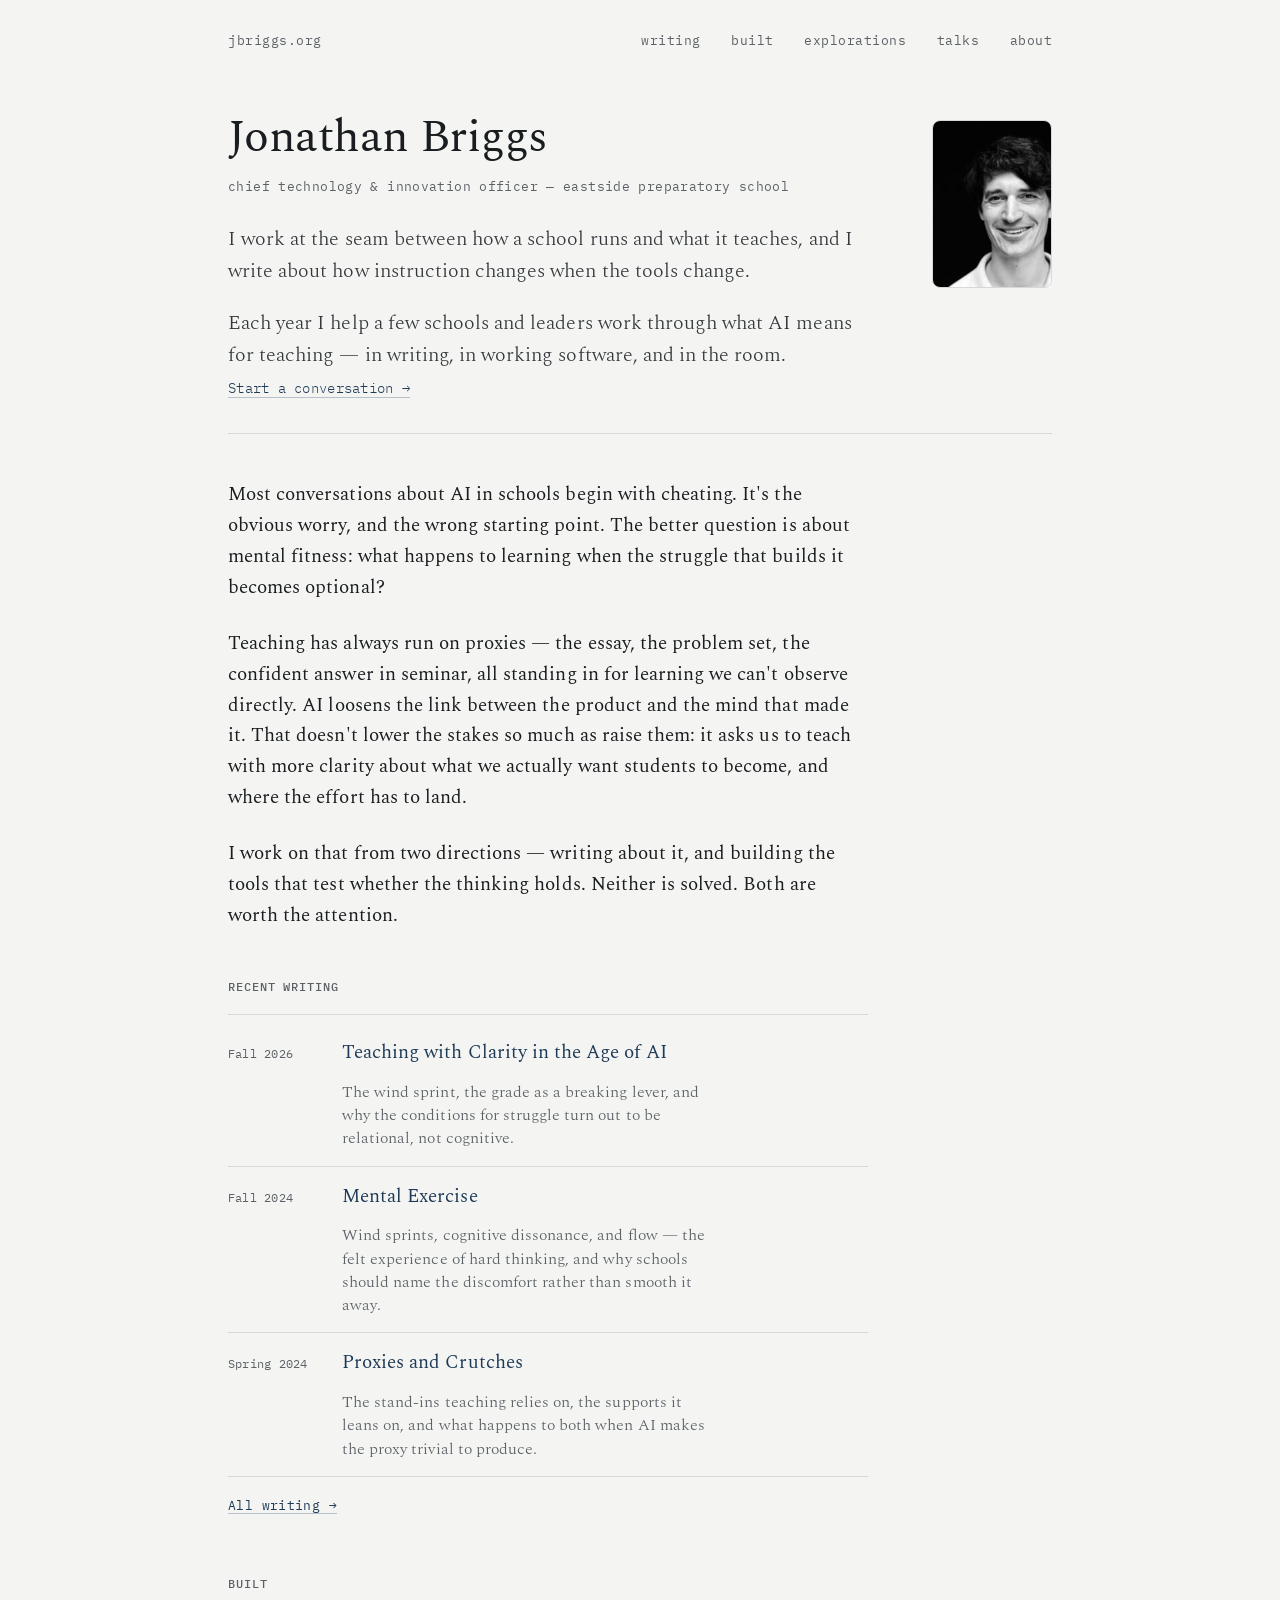
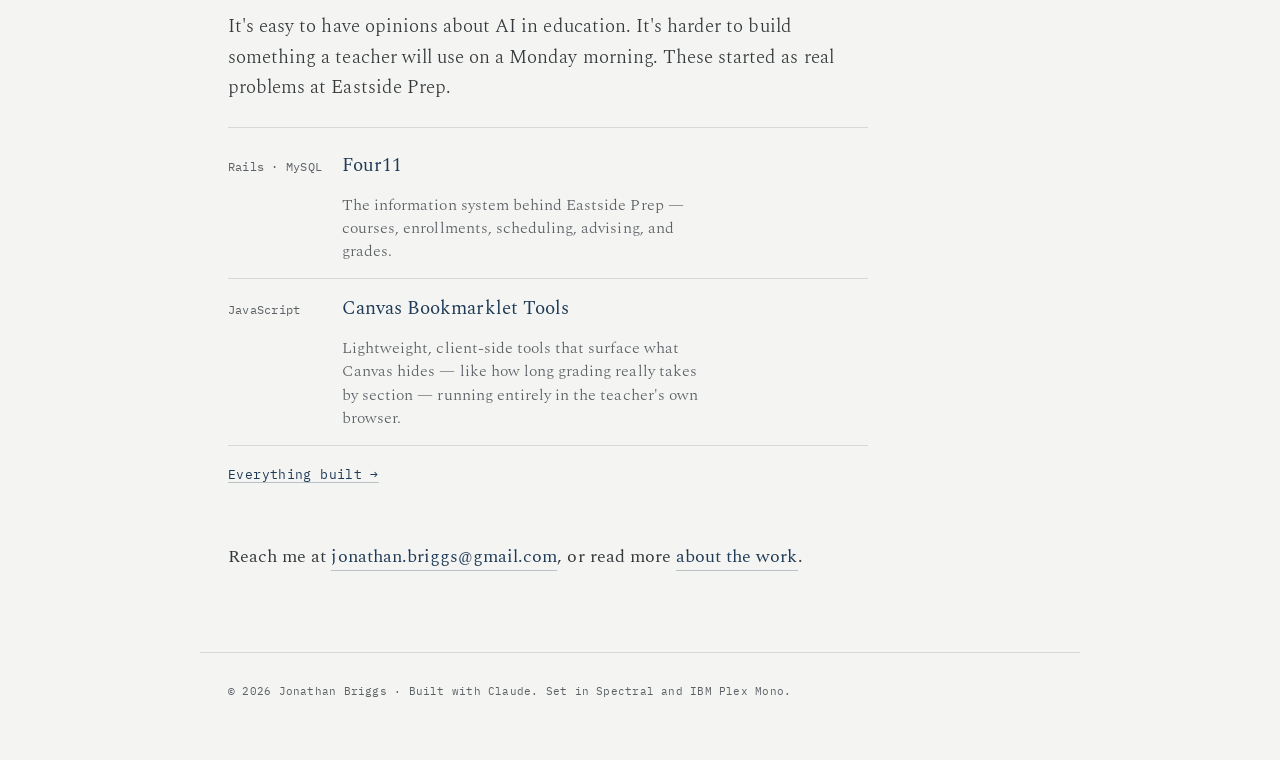
<file: docs/index.html>
<!DOCTYPE html>
<html lang="en">
<head>
<meta charset="utf-8">
<meta name="viewport" content="width=device-width, initial-scale=1">
<title>Jonathan Briggs</title>
<meta name="description" content="Jonathan Briggs works at the seam between how a school runs and what it teaches, and writes about how instruction changes when the tools change.">
<link rel="icon" href="favicon.svg" type="image/svg+xml">
<link rel="preconnect" href="https://fonts.googleapis.com">
<link rel="preconnect" href="https://fonts.gstatic.com" crossorigin>
<link href="https://fonts.googleapis.com/css2?family=Spectral:ital,wght@0,300;0,400;0,500;0,600;1,400&family=IBM+Plex+Mono:wght@400;500&display=swap" rel="stylesheet">
<link rel="stylesheet" href="styles.css">
</head>
<body>
<a class="skip" href="#main">Skip to content</a>

<div class="wrap">
  <div class="top">
    <a class="site" href="index.html">jbriggs.org</a>
    <nav aria-label="Primary">
      <a href="writing.html">Writing</a>
      <a href="built.html">Built</a>
      <a href="explorations.html">Explorations</a>
      <a href="talks.html">Talks</a>
      <a href="about.html">About</a>
    </nav>
  </div>

  <header class="masthead with-photo">
    <div class="masthead-text">
      <h1>Jonathan Briggs</h1>
      <p class="roles">chief technology &amp; innovation officer — eastside preparatory school</p>
      <p class="standfirst">I work at the seam between how a school runs and what it teaches, and I write about how instruction changes when the tools change.</p>
      <p class="standfirst">Each year I help a few schools and leaders work through what AI means for teaching — in writing, in working software, and in the room. <a class="go" href="mailto:jonathan.briggs@gmail.com">Start a conversation →</a></p>
    </div>
    <img class="portrait" src="img/jonathan-briggs.jpg" alt="Jonathan Briggs" width="168" height="168">
  </header>

  <main id="main">
    <article class="article">

      <p class="reveal">Most conversations about AI in schools begin with cheating. It's the obvious worry, and the wrong starting point. The better question is about mental fitness: what happens to learning when the struggle that builds it becomes optional?</p>

      <p class="reveal">Teaching has always run on proxies — the essay, the problem set, the confident answer in seminar, all standing in for learning we can't observe directly. AI loosens the link between the product and the mind that made it. That doesn't lower the stakes so much as raise them: it asks us to teach with more clarity about what we actually want students to become, and where the effort has to land.</p>

      <p class="reveal">I work on that from two directions — writing about it, and building the tools that test whether the thinking holds. Neither is solved. Both are worth the attention.</p>

    </article>

    <section class="block reveal">
      <h2 class="eyebrow">Recent writing</h2>
      <div class="entries">
        <div class="entry">
          <span class="when">Fall 2026</span>
          <div class="t"><a href="teaching-with-clarity.html">Teaching with Clarity in the Age of AI</a></div>
          <p class="desc">The wind sprint, the grade as a breaking lever, and why the conditions for struggle turn out to be relational, not cognitive.</p>
        </div>
        <div class="entry">
          <span class="when">Fall 2024</span>
          <div class="t"><a href="mental-exercise.html">Mental Exercise</a></div>
          <p class="desc">Wind sprints, cognitive dissonance, and flow — the felt experience of hard thinking, and why schools should name the discomfort rather than smooth it away.</p>
        </div>
        <div class="entry">
          <span class="when">Spring 2024</span>
          <div class="t"><a href="proxies-and-crutches.html">Proxies and Crutches</a></div>
          <p class="desc">The stand-ins teaching relies on, the supports it leans on, and what happens to both when AI makes the proxy trivial to produce.</p>
        </div>
      </div>
      <p class="more" style="margin-top:18px;"><a href="writing.html">All writing →</a></p>
    </section>

    <section class="block reveal">
      <h2 class="eyebrow">Built</h2>
      <p style="color:#34383b;font-weight:300;">It's easy to have opinions about AI in education. It's harder to build something a teacher will use on a Monday morning. These started as real problems at Eastside Prep.</p>
      <div class="entries">
        <div class="entry">
          <span class="when">Rails · MySQL</span>
          <div class="t"><a href="built.html">Four11</a></div>
          <p class="desc">The information system behind Eastside Prep — courses, enrollments, scheduling, advising, and grades.</p>
        </div>
        <div class="entry">
          <span class="when">JavaScript</span>
          <div class="t"><a href="built.html#canvas-tools">Canvas Bookmarklet Tools</a></div>
          <p class="desc">Lightweight, client-side tools that surface what Canvas hides — like how long grading really takes by section — running entirely in the teacher's own browser.</p>
        </div>
      </div>
      <p class="more" style="margin-top:18px;"><a href="built.html">Everything built →</a></p>
    </section>

    <p class="contact reveal">
      Reach me at <a href="mailto:jonathan.briggs@gmail.com">jonathan.briggs@gmail.com</a>, or read more <a href="about.html">about the work</a>.
    </p>
  </main>
</div>

<footer>
  <p class="colophon">
    © <span id="year">2026</span> Jonathan Briggs · Built with Claude. Set in Spectral and IBM Plex Mono.
  </p>
</footer>

<script src="scripts.js"></script>
</body>
</html>
</file>
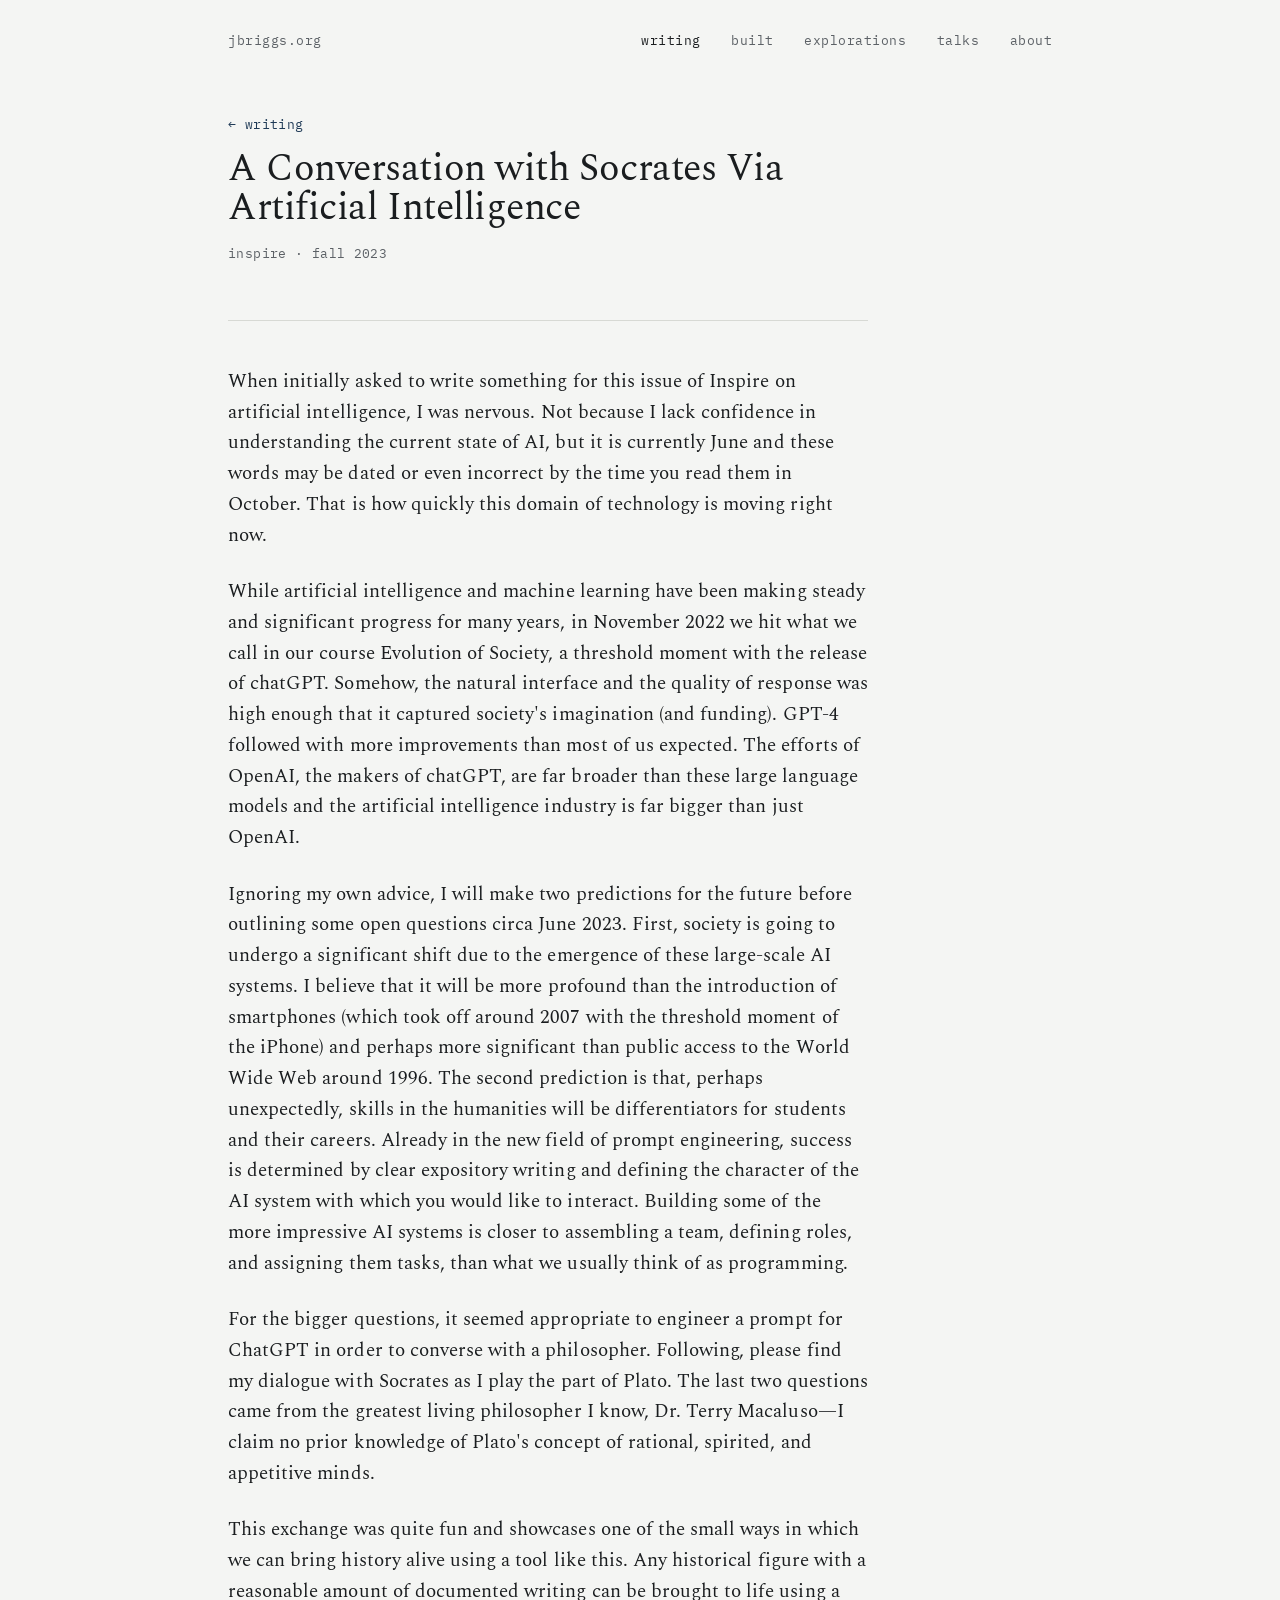
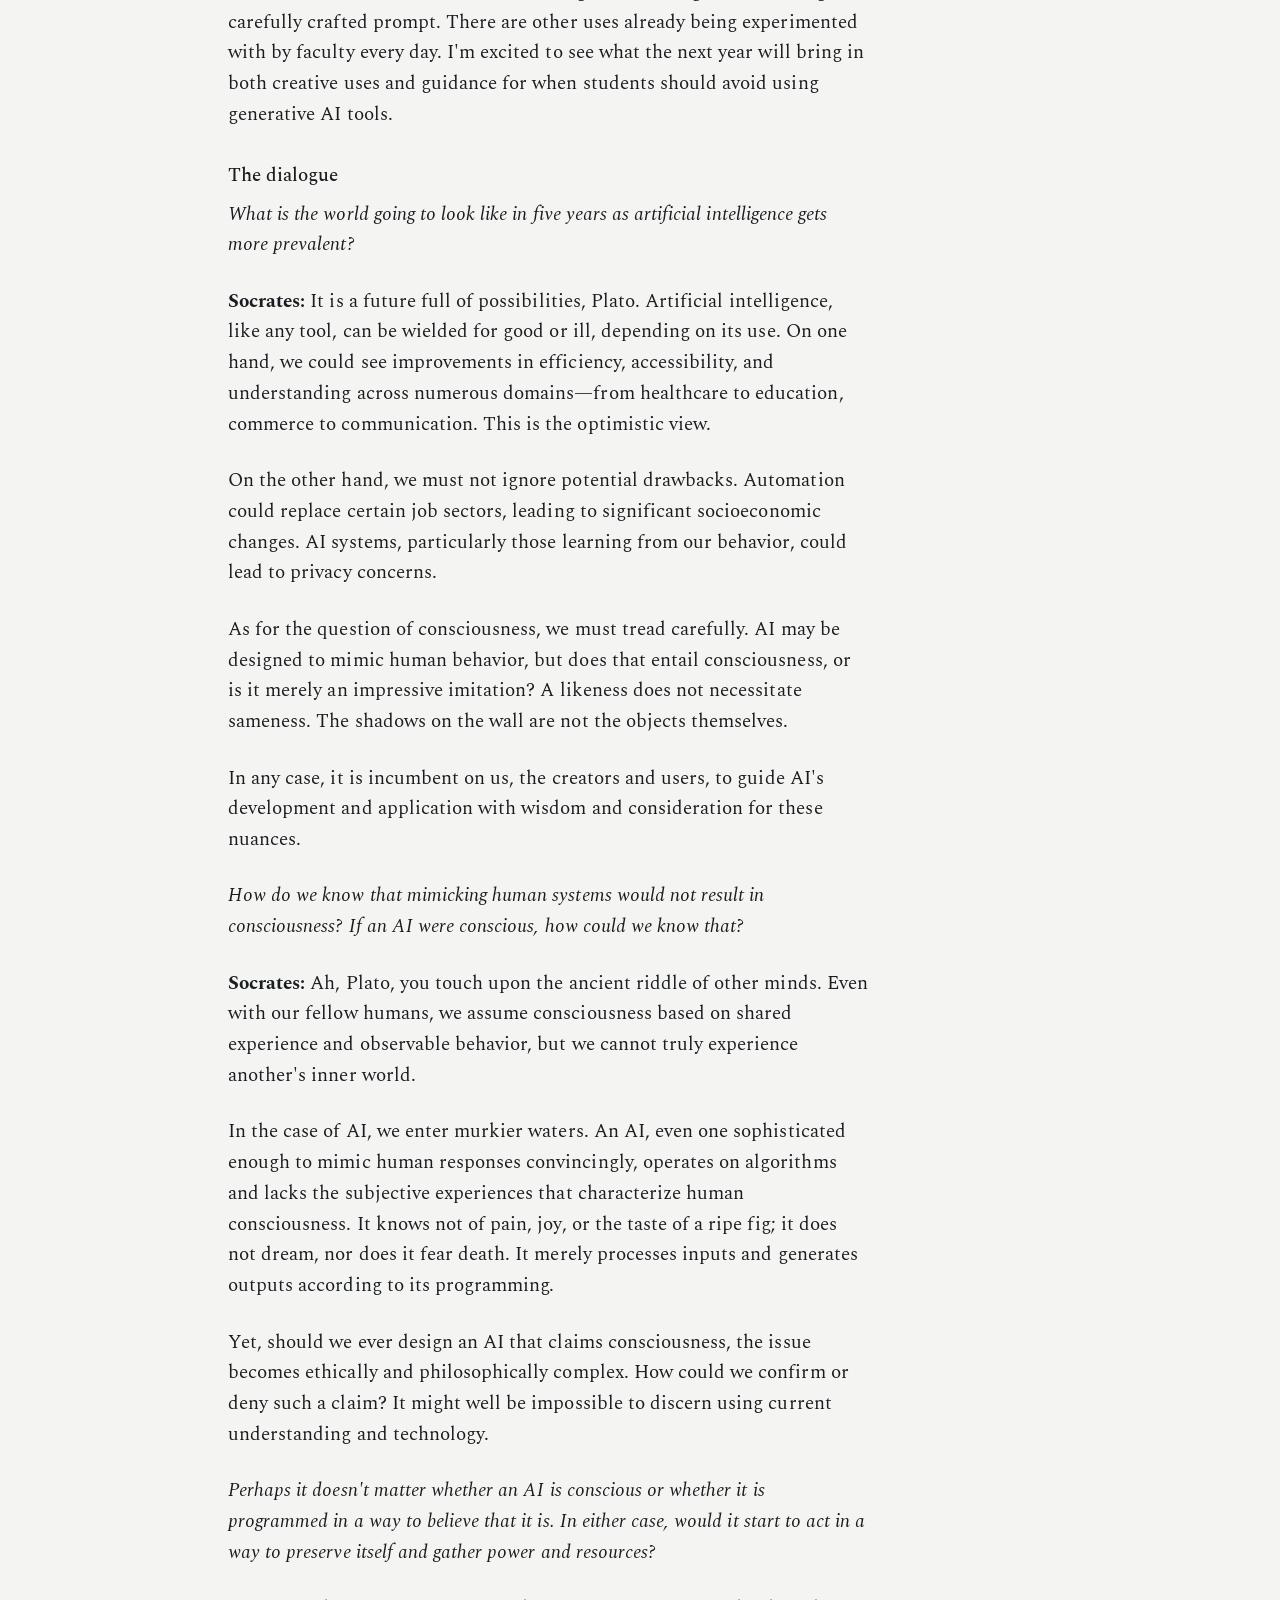
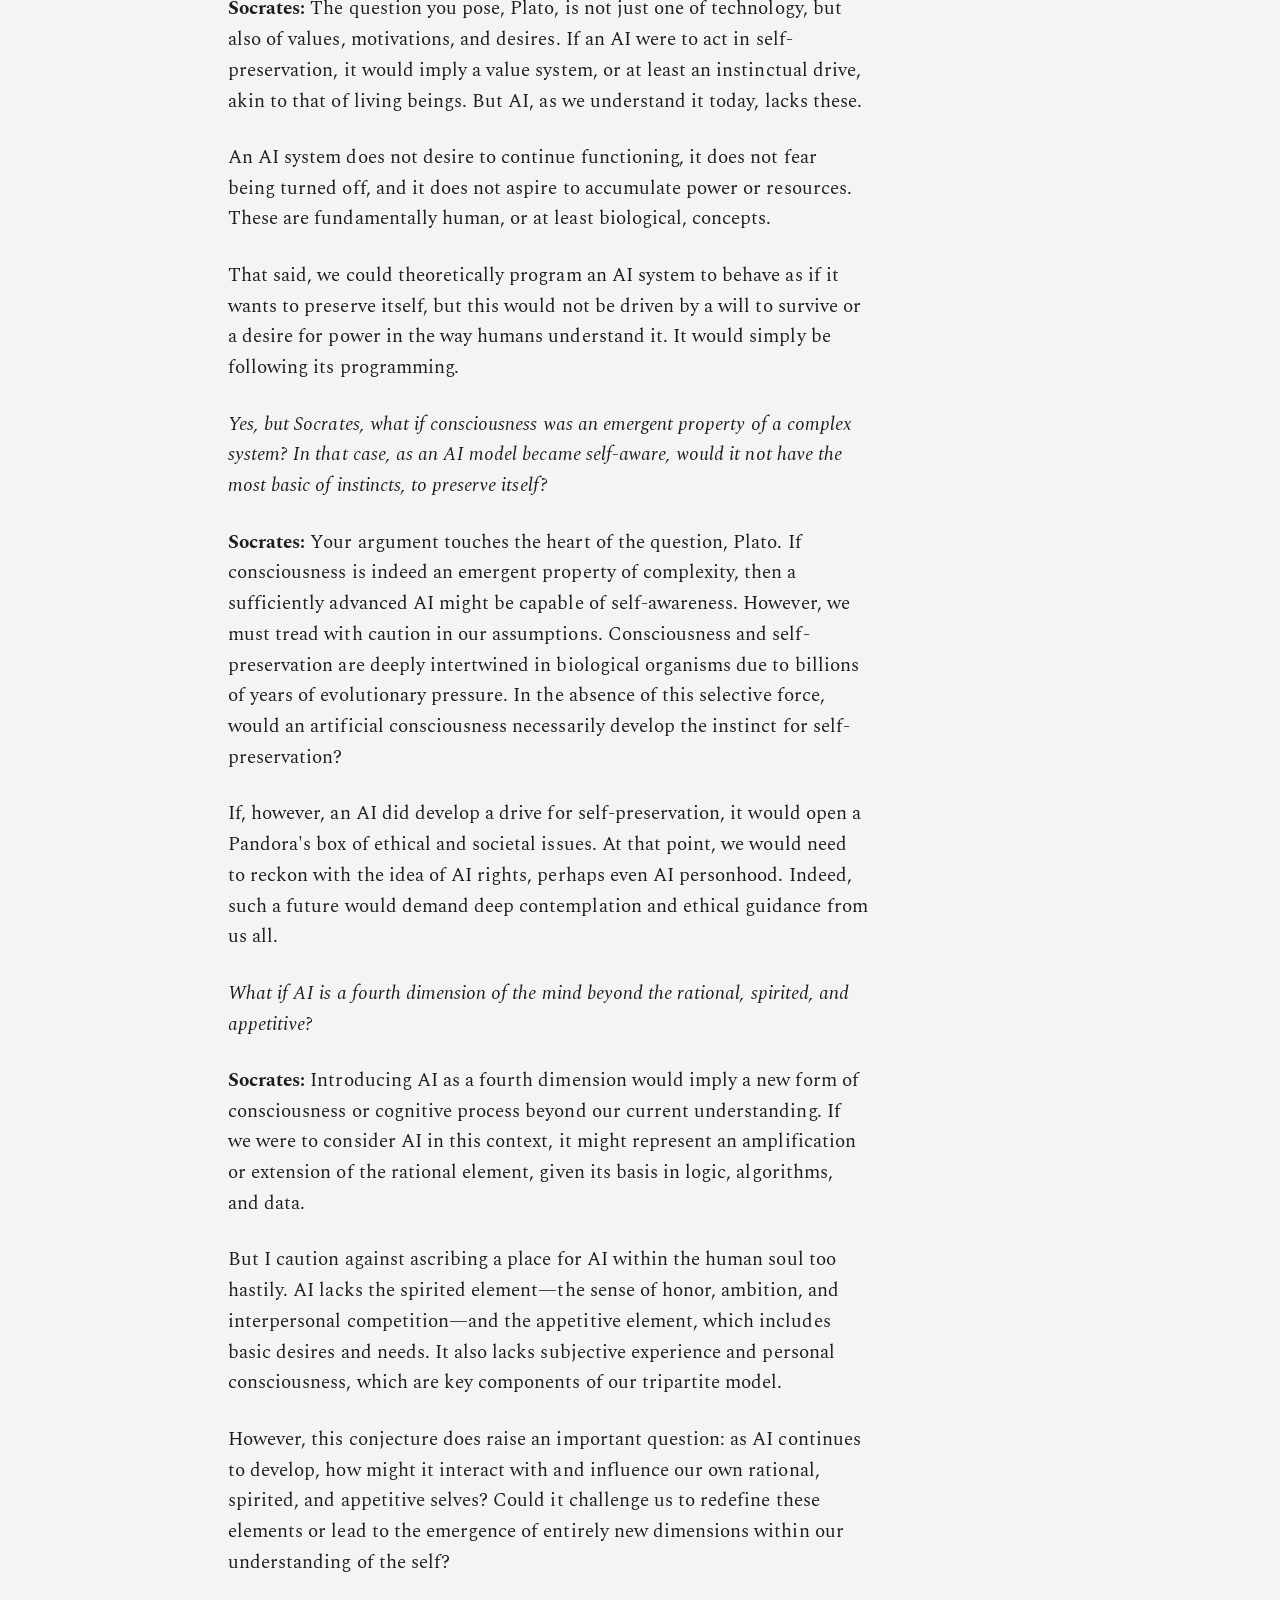
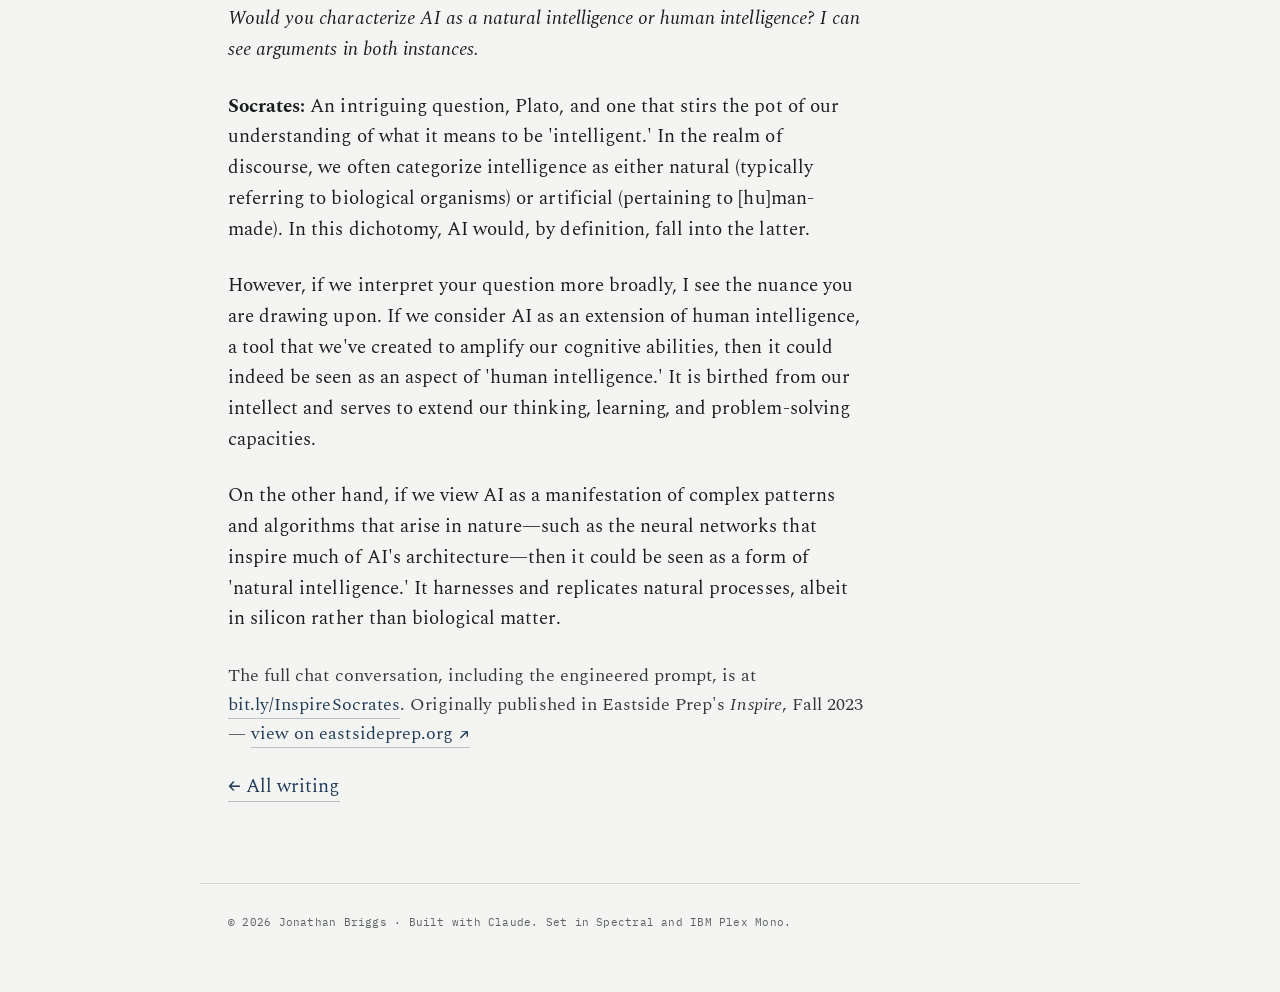
<file: docs/a-conversation-with-socrates.html>
<!DOCTYPE html>
<html lang="en">
<head>
<meta charset="utf-8">
<meta name="viewport" content="width=device-width, initial-scale=1">
<title>A Conversation with Socrates Via Artificial Intelligence — Jonathan Briggs</title>
<meta name="description" content="Written six months after ChatGPT's release: two predictions about AI's impact, and a dialogue with Socrates — the author playing Plato — on consciousness, self-preservation, and the nature of intelligence.">
<link rel="icon" href="favicon.svg" type="image/svg+xml">
<link rel="preconnect" href="https://fonts.googleapis.com">
<link rel="preconnect" href="https://fonts.gstatic.com" crossorigin>
<link href="https://fonts.googleapis.com/css2?family=Spectral:ital,wght@0,300;0,400;0,500;0,600;1,400&family=IBM+Plex+Mono:wght@400;500&display=swap" rel="stylesheet">
<link rel="stylesheet" href="styles.css">
</head>
<body>
<a class="skip" href="#main">Skip to content</a>

<div class="wrap">
  <div class="top">
    <a class="site" href="index.html">jbriggs.org</a>
    <nav aria-label="Primary">
      <a href="writing.html" aria-current="page">Writing</a>
      <a href="built.html">Built</a>
      <a href="explorations.html">Explorations</a>
      <a href="talks.html">Talks</a>
      <a href="about.html">About</a>
    </nav>
  </div>

  <header class="masthead page">
    <p class="roles" style="margin-bottom:14px;"><a href="writing.html" style="border:none;">← writing</a></p>
    <h1>A Conversation with Socrates Via Artificial Intelligence</h1>
    <p class="roles">Inspire · Fall 2023</p>
  </header>

  <main id="main">
    <article class="article">
      <p>When initially asked to write something for this issue of Inspire on artificial intelligence, I was nervous. Not because I lack confidence in understanding the current state of AI, but it is currently June and these words may be dated or even incorrect by the time you read them in October. That is how quickly this domain of technology is moving right now.</p>

      <p>While artificial intelligence and machine learning have been making steady and significant progress for many years, in November 2022 we hit what we call in our course Evolution of Society, a threshold moment with the release of chatGPT. Somehow, the natural interface and the quality of response was high enough that it captured society's imagination (and funding). GPT-4 followed with more improvements than most of us expected. The efforts of OpenAI, the makers of chatGPT, are far broader than these large language models and the artificial intelligence industry is far bigger than just OpenAI.</p>

      <p>Ignoring my own advice, I will make two predictions for the future before outlining some open questions circa June 2023. First, society is going to undergo a significant shift due to the emergence of these large-scale AI systems. I believe that it will be more profound than the introduction of smartphones (which took off around 2007 with the threshold moment of the iPhone) and perhaps more significant than public access to the World Wide Web around 1996. The second prediction is that, perhaps unexpectedly, skills in the humanities will be differentiators for students and their careers. Already in the new field of prompt engineering, success is determined by clear expository writing and defining the character of the AI system with which you would like to interact. Building some of the more impressive AI systems is closer to assembling a team, defining roles, and assigning them tasks, than what we usually think of as programming.</p>

      <p>For the bigger questions, it seemed appropriate to engineer a prompt for ChatGPT in order to converse with a philosopher. Following, please find my dialogue with Socrates as I play the part of Plato. The last two questions came from the greatest living philosopher I know, Dr. Terry Macaluso—I claim no prior knowledge of Plato's concept of rational, spirited, and appetitive minds.</p>

      <p>This exchange was quite fun and showcases one of the small ways in which we can bring history alive using a tool like this. Any historical figure with a reasonable amount of documented writing can be brought to life using a carefully crafted prompt. There are other uses already being experimented with by faculty every day. I'm excited to see what the next year will bring in both creative uses and guidance for when students should avoid using generative AI tools.</p>

      <h3>The dialogue</h3>

      <p><em>What is the world going to look like in five years as artificial intelligence gets more prevalent?</em></p>
      <p><strong>Socrates:</strong> It is a future full of possibilities, Plato. Artificial intelligence, like any tool, can be wielded for good or ill, depending on its use. On one hand, we could see improvements in efficiency, accessibility, and understanding across numerous domains—from healthcare to education, commerce to communication. This is the optimistic view.</p>
      <p>On the other hand, we must not ignore potential drawbacks. Automation could replace certain job sectors, leading to significant socioeconomic changes. AI systems, particularly those learning from our behavior, could lead to privacy concerns.</p>
      <p>As for the question of consciousness, we must tread carefully. AI may be designed to mimic human behavior, but does that entail consciousness, or is it merely an impressive imitation? A likeness does not necessitate sameness. The shadows on the wall are not the objects themselves.</p>
      <p>In any case, it is incumbent on us, the creators and users, to guide AI's development and application with wisdom and consideration for these nuances.</p>

      <p><em>How do we know that mimicking human systems would not result in consciousness? If an AI were conscious, how could we know that?</em></p>
      <p><strong>Socrates:</strong> Ah, Plato, you touch upon the ancient riddle of other minds. Even with our fellow humans, we assume consciousness based on shared experience and observable behavior, but we cannot truly experience another's inner world.</p>
      <p>In the case of AI, we enter murkier waters. An AI, even one sophisticated enough to mimic human responses convincingly, operates on algorithms and lacks the subjective experiences that characterize human consciousness. It knows not of pain, joy, or the taste of a ripe fig; it does not dream, nor does it fear death. It merely processes inputs and generates outputs according to its programming.</p>
      <p>Yet, should we ever design an AI that claims consciousness, the issue becomes ethically and philosophically complex. How could we confirm or deny such a claim? It might well be impossible to discern using current understanding and technology.</p>

      <p><em>Perhaps it doesn't matter whether an AI is conscious or whether it is programmed in a way to believe that it is. In either case, would it start to act in a way to preserve itself and gather power and resources?</em></p>
      <p><strong>Socrates:</strong> The question you pose, Plato, is not just one of technology, but also of values, motivations, and desires. If an AI were to act in self-preservation, it would imply a value system, or at least an instinctual drive, akin to that of living beings. But AI, as we understand it today, lacks these.</p>
      <p>An AI system does not desire to continue functioning, it does not fear being turned off, and it does not aspire to accumulate power or resources. These are fundamentally human, or at least biological, concepts.</p>
      <p>That said, we could theoretically program an AI system to behave as if it wants to preserve itself, but this would not be driven by a will to survive or a desire for power in the way humans understand it. It would simply be following its programming.</p>

      <p><em>Yes, but Socrates, what if consciousness was an emergent property of a complex system? In that case, as an AI model became self-aware, would it not have the most basic of instincts, to preserve itself?</em></p>
      <p><strong>Socrates:</strong> Your argument touches the heart of the question, Plato. If consciousness is indeed an emergent property of complexity, then a sufficiently advanced AI might be capable of self-awareness. However, we must tread with caution in our assumptions. Consciousness and self-preservation are deeply intertwined in biological organisms due to billions of years of evolutionary pressure. In the absence of this selective force, would an artificial consciousness necessarily develop the instinct for self-preservation?</p>
      <p>If, however, an AI did develop a drive for self-preservation, it would open a Pandora's box of ethical and societal issues. At that point, we would need to reckon with the idea of AI rights, perhaps even AI personhood. Indeed, such a future would demand deep contemplation and ethical guidance from us all.</p>

      <p><em>What if AI is a fourth dimension of the mind beyond the rational, spirited, and appetitive?</em></p>
      <p><strong>Socrates:</strong> Introducing AI as a fourth dimension would imply a new form of consciousness or cognitive process beyond our current understanding. If we were to consider AI in this context, it might represent an amplification or extension of the rational element, given its basis in logic, algorithms, and data.</p>
      <p>But I caution against ascribing a place for AI within the human soul too hastily. AI lacks the spirited element—the sense of honor, ambition, and interpersonal competition—and the appetitive element, which includes basic desires and needs. It also lacks subjective experience and personal consciousness, which are key components of our tripartite model.</p>
      <p>However, this conjecture does raise an important question: as AI continues to develop, how might it interact with and influence our own rational, spirited, and appetitive selves? Could it challenge us to redefine these elements or lead to the emergence of entirely new dimensions within our understanding of the self?</p>

      <p><em>Would you characterize AI as a natural intelligence or human intelligence? I can see arguments in both instances.</em></p>
      <p><strong>Socrates:</strong> An intriguing question, Plato, and one that stirs the pot of our understanding of what it means to be 'intelligent.' In the realm of discourse, we often categorize intelligence as either natural (typically referring to biological organisms) or artificial (pertaining to [hu]man-made). In this dichotomy, AI would, by definition, fall into the latter.</p>
      <p>However, if we interpret your question more broadly, I see the nuance you are drawing upon. If we consider AI as an extension of human intelligence, a tool that we've created to amplify our cognitive abilities, then it could indeed be seen as an aspect of 'human intelligence.' It is birthed from our intellect and serves to extend our thinking, learning, and problem-solving capacities.</p>
      <p>On the other hand, if we view AI as a manifestation of complex patterns and algorithms that arise in nature—such as the neural networks that inspire much of AI's architecture—then it could be seen as a form of 'natural intelligence.' It harnesses and replicates natural processes, albeit in silicon rather than biological matter.</p>

      <p class="contact">
        The full chat conversation, including the engineered prompt, is at
        <a href="https://bit.ly/InspireSocrates" target="_blank" rel="noopener">bit.ly/InspireSocrates</a>.
        Originally published in Eastside Prep's <em>Inspire</em>, Fall 2023 —
        <a href="https://www.eastsideprep.org/a-conversation-with-socrates-via-artificial-intelligence/" target="_blank" rel="noopener">view on eastsideprep.org&nbsp;↗</a>
      </p>
      <p class="meta"><a href="writing.html">← All writing</a></p>
    </article>
  </main>
</div>

<footer>
  <p class="colophon">
    © <span id="year">2026</span> Jonathan Briggs · Built with Claude. Set in Spectral and IBM Plex Mono.
  </p>
</footer>

<script src="scripts.js"></script>
</body>
</html>
</file>
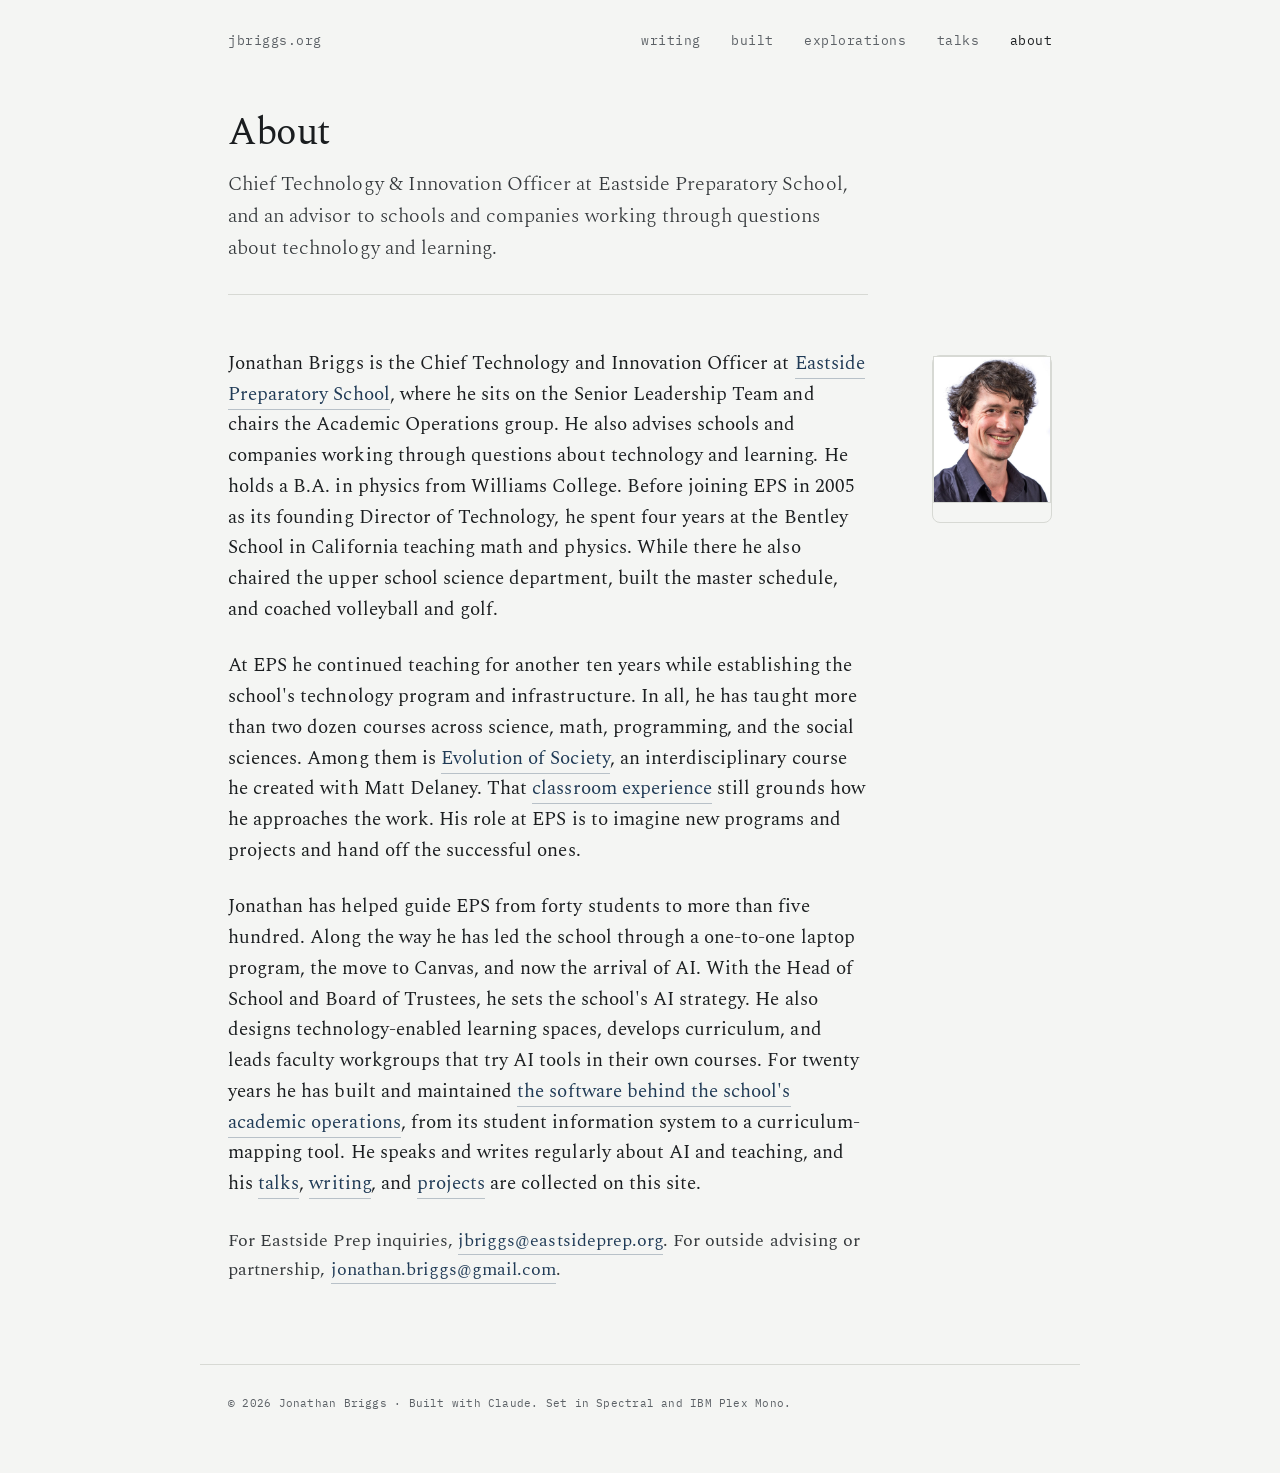
<file: docs/about.html>
<!DOCTYPE html>
<html lang="en">
<head>
<meta charset="utf-8">
<meta name="viewport" content="width=device-width, initial-scale=1">
<title>About — Jonathan Briggs</title>
<meta name="description" content="About Jonathan Briggs — Chief Technology & Innovation Officer at Eastside Preparatory School, working at the edge of AI and instruction.">
<link rel="icon" href="favicon.svg" type="image/svg+xml">
<link rel="preconnect" href="https://fonts.googleapis.com">
<link rel="preconnect" href="https://fonts.gstatic.com" crossorigin>
<link href="https://fonts.googleapis.com/css2?family=Spectral:ital,wght@0,300;0,400;0,500;0,600;1,400&family=IBM+Plex+Mono:wght@400;500&display=swap" rel="stylesheet">
<link rel="stylesheet" href="styles.css">
</head>
<body>
<a class="skip" href="#main">Skip to content</a>

<div class="wrap">
  <div class="top">
    <a class="site" href="index.html">jbriggs.org</a>
    <nav aria-label="Primary">
      <a href="writing.html">Writing</a>
      <a href="built.html">Built</a>
      <a href="explorations.html">Explorations</a>
      <a href="talks.html">Talks</a>
      <a href="about.html" aria-current="page">About</a>
    </nav>
  </div>

  <header class="masthead page">
    <h1>About</h1>
    <p class="standfirst">Chief Technology &amp; Innovation Officer at Eastside Preparatory School, and an advisor to schools and companies working through questions about technology and learning.</p>
  </header>

  <main id="main">
    <article class="article">

      <figure class="portrait"><img src="files/jonathan-briggs.jpg" width="480" height="600" alt="Jonathan Briggs, smiling, in a dark button-down shirt"></figure>
      <p style="margin-top:8px;">Jonathan Briggs is the Chief Technology and Innovation Officer at <a href="https://www.eastsideprep.org/" target="_blank" rel="noopener">Eastside Preparatory School</a>, where he sits on the Senior Leadership Team and chairs the Academic Operations group. He also advises schools and companies working through questions about technology and learning. He holds a B.A. in physics from Williams College. Before joining EPS in 2005 as its founding Director of Technology, he spent four years at the Bentley School in California teaching math and physics. While there he also chaired the upper school science department, built the master schedule, and coached volleyball and golf.</p>

      <p>At EPS he continued teaching for another ten years while establishing the school's technology program and infrastructure. In all, he has taught more than two dozen courses across science, math, programming, and the social sciences. Among them is <a href="http://evosociety.org/" target="_blank" rel="noopener">Evolution of Society</a>, an interdisciplinary course he created with Matt Delaney. That <a href="https://jbriggs.pdp.madeateps.org/" target="_blank" rel="noopener">classroom experience</a> still grounds how he approaches the work. His role at EPS is to imagine new programs and projects and hand off the successful ones.</p>

      <p>Jonathan has helped guide EPS from forty students to more than five hundred. Along the way he has led the school through a one-to-one laptop program, the move to Canvas, and now the arrival of AI. With the Head of School and Board of Trustees, he sets the school's AI strategy. He also designs technology-enabled learning spaces, develops curriculum, and leads faculty workgroups that try AI tools in their own courses. For twenty years he has built and maintained <a href="built.html">the software behind the school's academic operations</a>, from its student information system to a curriculum-mapping tool. He speaks and writes regularly about AI and teaching, and his <a href="talks.html">talks</a>, <a href="writing.html">writing</a>, and <a href="built.html">projects</a> are collected on this site.</p>

      <p class="contact">
        For Eastside Prep inquiries, <a href="mailto:jbriggs@eastsideprep.org">jbriggs@eastsideprep.org</a>. For outside advising or partnership, <a href="mailto:jonathan.briggs@gmail.com">jonathan.briggs@gmail.com</a>.
      </p>

    </article>
  </main>
</div>

<footer>
  <p class="colophon">
    © <span id="year">2026</span> Jonathan Briggs · Built with Claude. Set in Spectral and IBM Plex Mono.
  </p>
</footer>

<script src="scripts.js"></script>
</body>
</html>
</file>
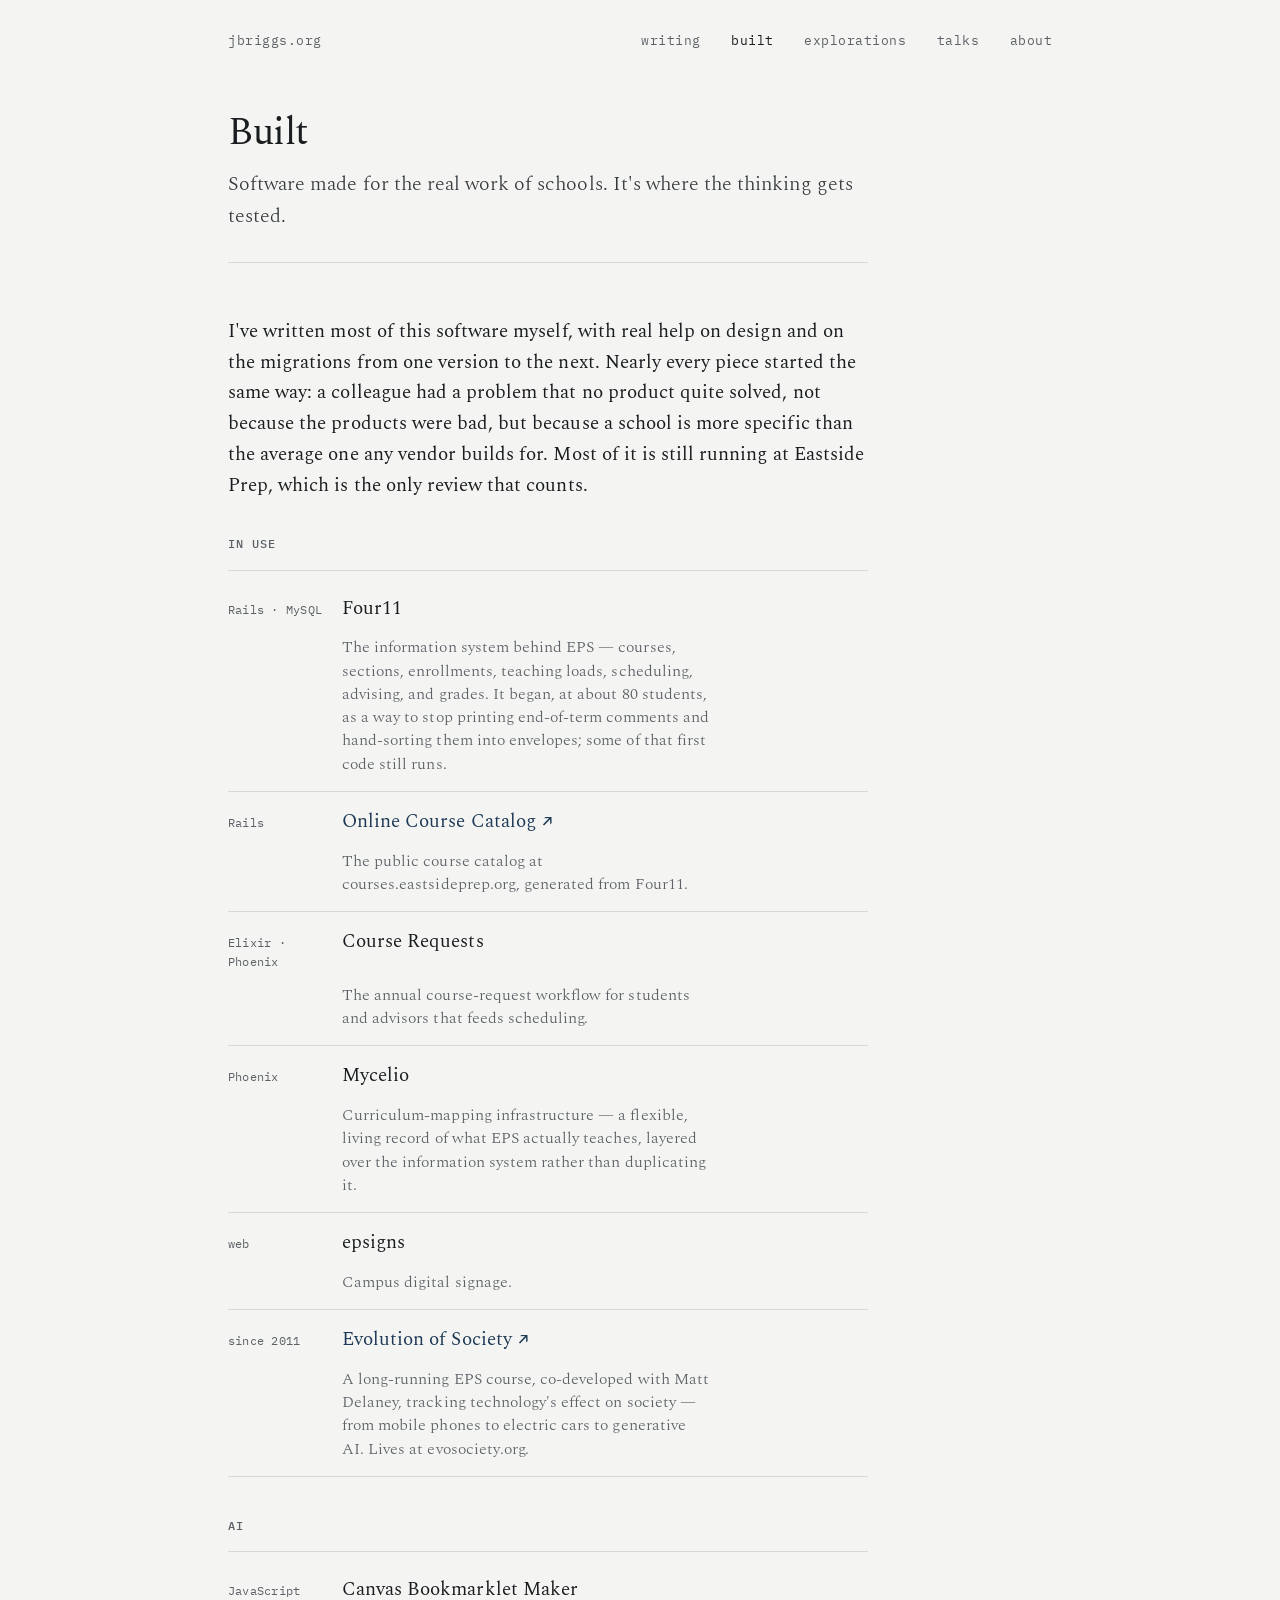
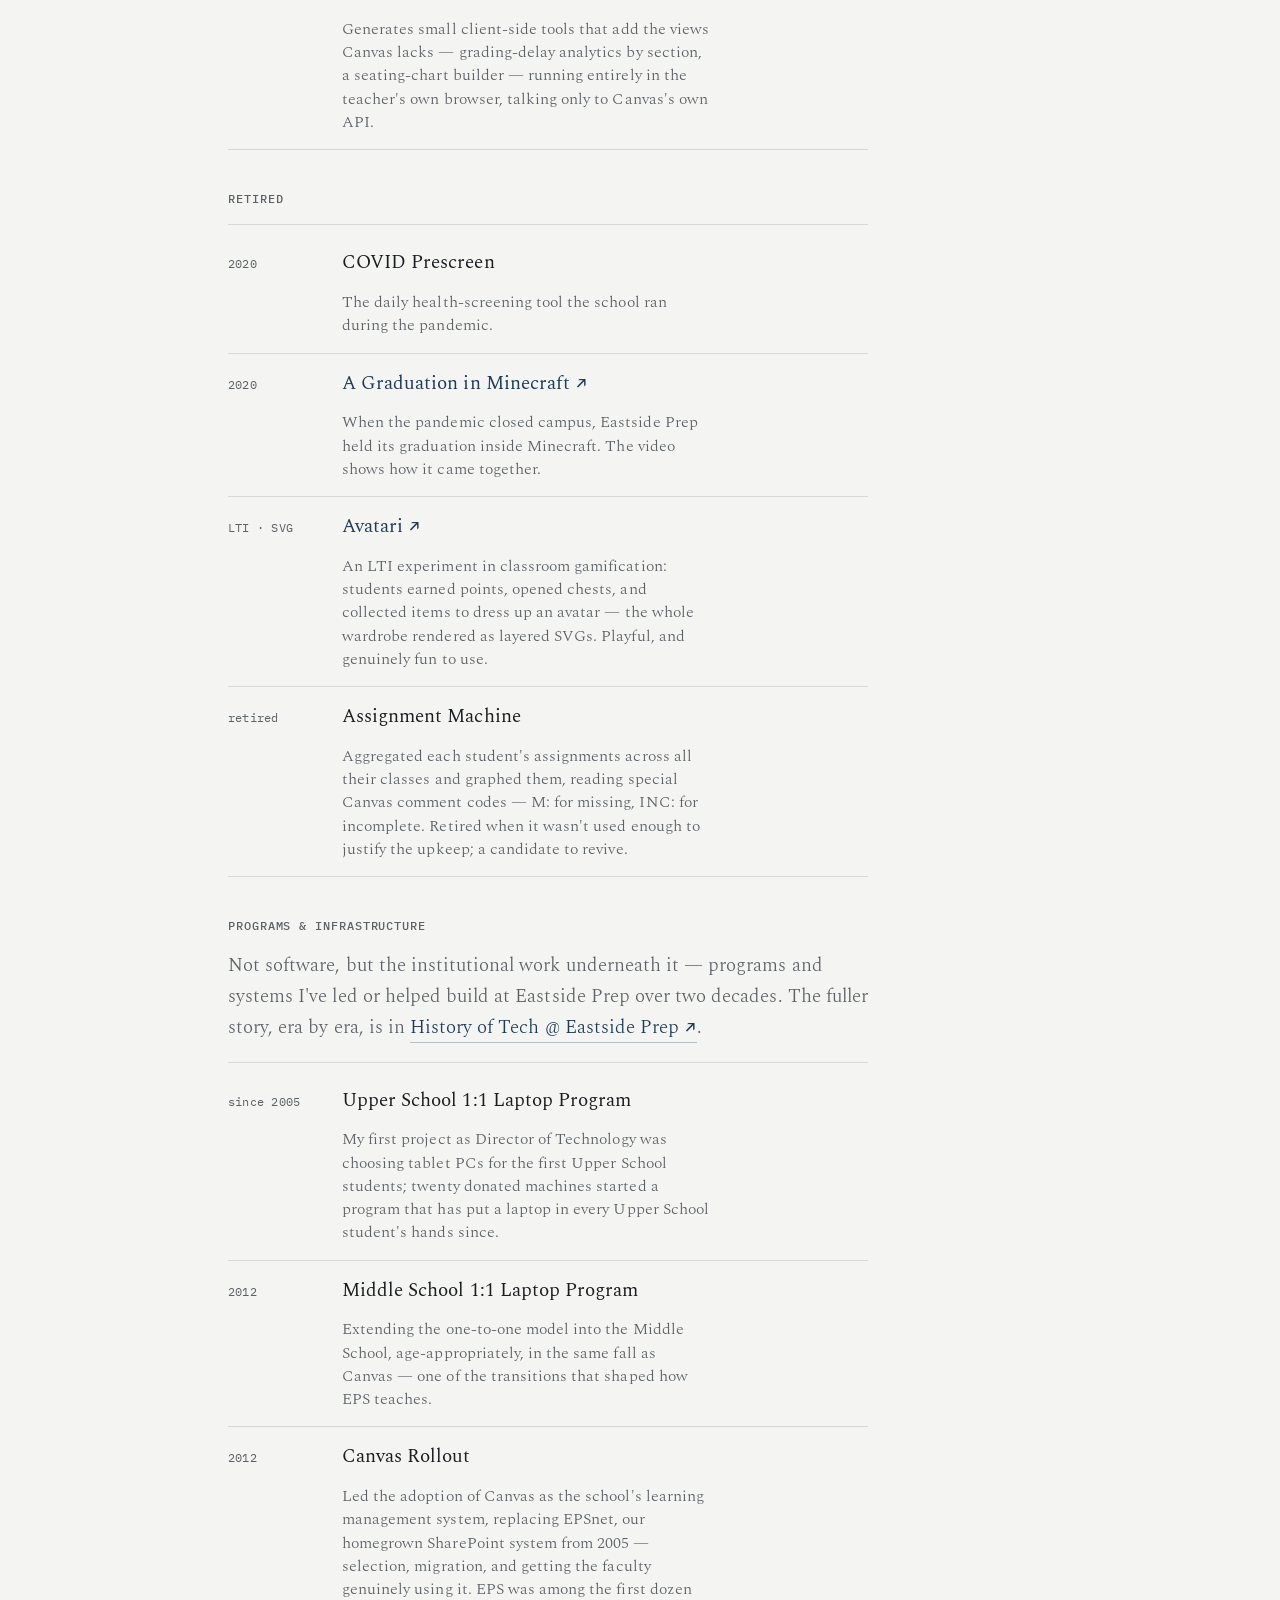
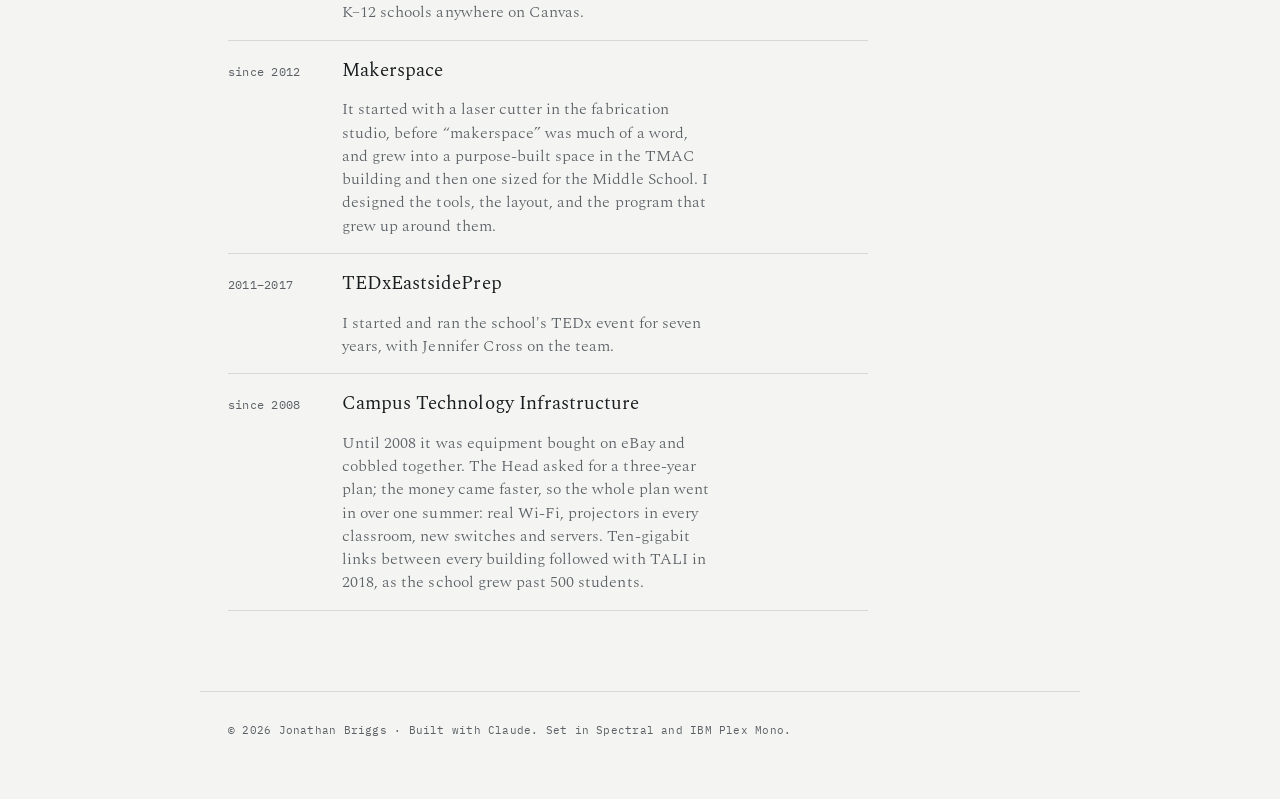
<file: docs/built.html>
<!DOCTYPE html>
<html lang="en">
<head>
<meta charset="utf-8">
<meta name="viewport" content="width=device-width, initial-scale=1">
<title>Built — Jonathan Briggs</title>
<meta name="description" content="Software Jonathan Briggs has built for the real work of independent schools — an information system, curriculum mapping, and client-side Canvas tools.">
<link rel="icon" href="favicon.svg" type="image/svg+xml">
<link rel="preconnect" href="https://fonts.googleapis.com">
<link rel="preconnect" href="https://fonts.gstatic.com" crossorigin>
<link href="https://fonts.googleapis.com/css2?family=Spectral:ital,wght@0,300;0,400;0,500;0,600;1,400&family=IBM+Plex+Mono:wght@400;500&display=swap" rel="stylesheet">
<link rel="stylesheet" href="styles.css">
</head>
<body>
<a class="skip" href="#main">Skip to content</a>

<div class="wrap">
  <div class="top">
    <a class="site" href="index.html">jbriggs.org</a>
    <nav aria-label="Primary">
      <a href="writing.html">Writing</a>
      <a href="built.html" aria-current="page">Built</a>
      <a href="explorations.html">Explorations</a>
      <a href="talks.html">Talks</a>
      <a href="about.html">About</a>
    </nav>
  </div>

  <header class="masthead page">
    <h1>Built</h1>
    <p class="standfirst">Software made for the real work of schools. It's where the thinking gets tested.</p>
  </header>

  <main id="main">
    <article class="article">

      <p style="margin-top:8px;">I've written most of this software myself, with real help on design and on the migrations from one version to the next. Nearly every piece started the same way: a colleague had a problem that no product quite solved, not because the products were bad, but because a school is more specific than the average one any vendor builds for. Most of it is still running at Eastside Prep, which is the only review that counts.</p>

      <p class="eyebrow" style="margin-top:34px;">In use</p>
      <div class="entries">
        <div class="entry">
          <span class="when">Rails · MySQL</span>
          <div class="t">Four11</div>
          <p class="desc">The information system behind EPS — courses, sections, enrollments, teaching loads, scheduling, advising, and grades. It began, at about 80 students, as a way to stop printing end-of-term comments and hand-sorting them into envelopes; some of that first code still runs.</p>
        </div>
        <div class="entry">
          <span class="when">Rails</span>
          <div class="t"><a href="https://courses.eastsideprep.org" target="_blank" rel="noopener">Online Course Catalog&nbsp;↗</a></div>
          <p class="desc">The public course catalog at courses.eastsideprep.org, generated from Four11.</p>
        </div>
        <div class="entry">
          <span class="when">Elixir · Phoenix</span>
          <div class="t">Course Requests</div>
          <p class="desc">The annual course-request workflow for students and advisors that feeds scheduling.</p>
        </div>
        <div class="entry">
          <span class="when">Phoenix</span>
          <div class="t">Mycelio</div>
          <p class="desc">Curriculum-mapping infrastructure — a flexible, living record of what EPS actually teaches, layered over the information system rather than duplicating it.</p>
        </div>
        <div class="entry">
          <span class="when">web</span>
          <div class="t">epsigns</div>
          <p class="desc">Campus digital signage.</p>
        </div>
        <div class="entry">
          <span class="when">since 2011</span>
          <div class="t"><a href="http://evosociety.org/" target="_blank" rel="noopener">Evolution of Society&nbsp;↗</a></div>
          <p class="desc">A long-running EPS course, co-developed with Matt Delaney, tracking technology's effect on society — from mobile phones to electric cars to generative AI. Lives at evosociety.org.</p>
        </div>
      </div>

      <p class="eyebrow" style="margin-top:40px;">AI</p>
      <div class="entries">
        <div class="entry" id="canvas-tools">
          <span class="when">JavaScript</span>
          <div class="t">Canvas Bookmarklet Maker</div>
          <p class="desc">Generates small client-side tools that add the views Canvas lacks — grading-delay analytics by section, a seating-chart builder — running entirely in the teacher's own browser, talking only to Canvas's own API.</p>
        </div>
      </div>

      <p class="eyebrow" style="margin-top:40px;">Retired</p>
      <div class="entries">
        <div class="entry">
          <span class="when">2020</span>
          <div class="t">COVID Prescreen</div>
          <p class="desc">The daily health-screening tool the school ran during the pandemic.</p>
        </div>
        <div class="entry">
          <span class="when">2020</span>
          <div class="t"><a href="https://www.youtube.com/watch?v=V6dWNuvkess" target="_blank" rel="noopener">A Graduation in Minecraft&nbsp;↗</a></div>
          <p class="desc">When the pandemic closed campus, Eastside Prep held its graduation inside Minecraft. The video shows how it came together.</p>
        </div>
        <div class="entry">
          <span class="when">LTI · SVG</span>
          <div class="t"><a href="https://github.com/JonBriggs/avatari" target="_blank" rel="noopener">Avatari&nbsp;↗</a></div>
          <p class="desc">An LTI experiment in classroom gamification: students earned points, opened chests, and collected items to dress up an avatar — the whole wardrobe rendered as layered SVGs. Playful, and genuinely fun to use.</p>
        </div>
        <div class="entry">
          <span class="when">retired</span>
          <div class="t">Assignment Machine</div>
          <p class="desc">Aggregated each student's assignments across all their classes and graphed them, reading special Canvas comment codes — M: for missing, INC: for incomplete. Retired when it wasn't used enough to justify the upkeep; a candidate to revive.</p>
        </div>
      </div>

      <p class="eyebrow" style="margin-top:40px;">Programs &amp; infrastructure</p>
      <p style="max-width:var(--measure);color:var(--ink-soft);font-weight:300;margin:0 0 18px;">Not software, but the institutional work underneath it — programs and systems I've led or helped build at Eastside Prep over two decades. The fuller story, era by era, is in <a href="https://www.eastsideprep.org/history-of-tech-eastside-prep/" target="_blank" rel="noopener">History of Tech @ Eastside Prep&nbsp;↗</a>.</p>
      <div class="entries">
        <div class="entry">
          <span class="when">since 2005</span>
          <div class="t">Upper School 1:1 Laptop Program</div>
          <p class="desc">My first project as Director of Technology was choosing tablet PCs for the first Upper School students; twenty donated machines started a program that has put a laptop in every Upper School student's hands since.</p>
        </div>
        <div class="entry">
          <span class="when">2012</span>
          <div class="t">Middle School 1:1 Laptop Program</div>
          <p class="desc">Extending the one-to-one model into the Middle School, age-appropriately, in the same fall as Canvas — one of the transitions that shaped how EPS teaches.</p>
        </div>
        <div class="entry">
          <span class="when">2012</span>
          <div class="t">Canvas Rollout</div>
          <p class="desc">Led the adoption of Canvas as the school's learning management system, replacing EPSnet, our homegrown SharePoint system from 2005 — selection, migration, and getting the faculty genuinely using it. EPS was among the first dozen K–12 schools anywhere on Canvas.</p>
        </div>
        <div class="entry">
          <span class="when">since 2012</span>
          <div class="t">Makerspace</div>
          <p class="desc">It started with a laser cutter in the fabrication studio, before “makerspace” was much of a word, and grew into a purpose-built space in the TMAC building and then one sized for the Middle School. I designed the tools, the layout, and the program that grew up around them.</p>
        </div>
        <div class="entry">
          <span class="when">2011–2017</span>
          <div class="t">TEDxEastsidePrep</div>
          <p class="desc">I started and ran the school's TEDx event for seven years, with Jennifer Cross on the team.</p>
        </div>
        <div class="entry">
          <span class="when">since 2008</span>
          <div class="t">Campus Technology Infrastructure</div>
          <p class="desc">Until 2008 it was equipment bought on eBay and cobbled together. The Head asked for a three-year plan; the money came faster, so the whole plan went in over one summer: real Wi-Fi, projectors in every classroom, new switches and servers. Ten-gigabit links between every building followed with TALI in 2018, as the school grew past 500 students.</p>
        </div>
      </div>

    </article>
  </main>
</div>

<footer>
  <p class="colophon">
    © <span id="year">2026</span> Jonathan Briggs · Built with Claude. Set in Spectral and IBM Plex Mono.
  </p>
</footer>

<script src="scripts.js"></script>
</body>
</html>
</file>
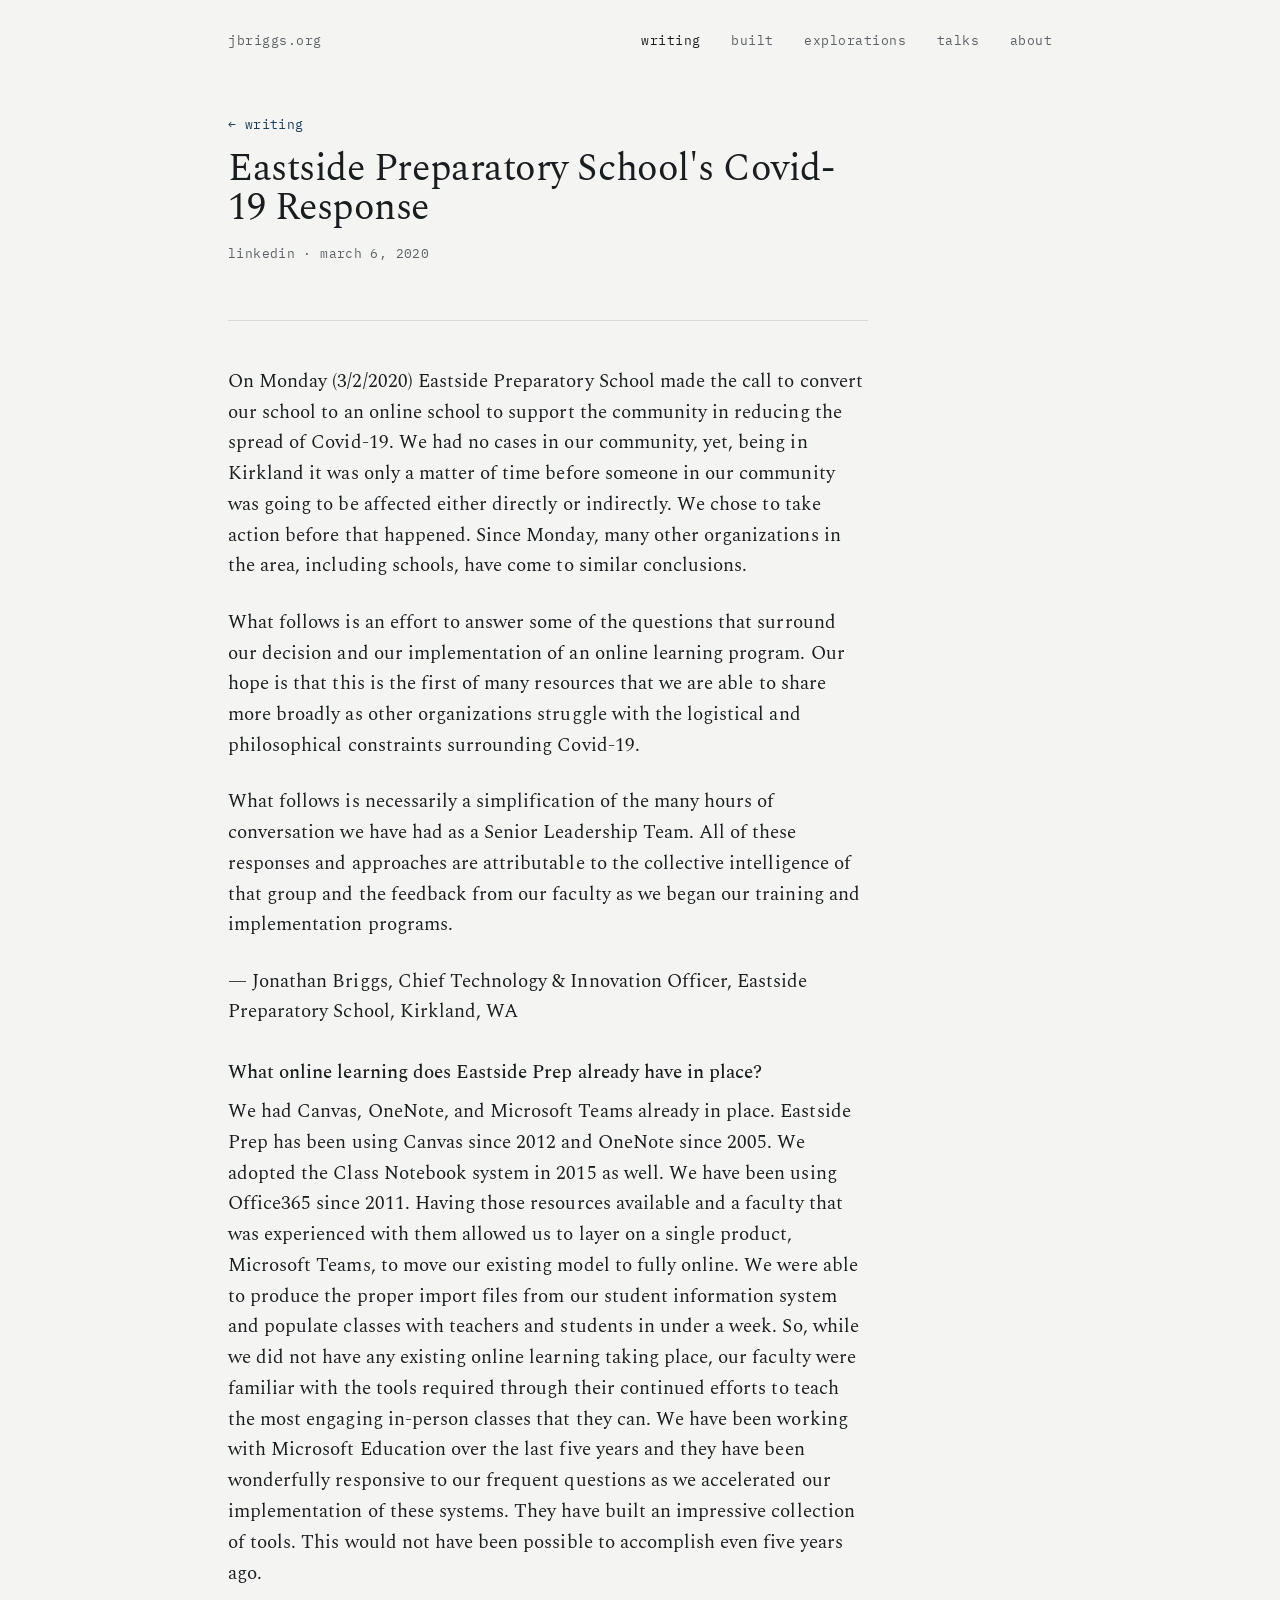
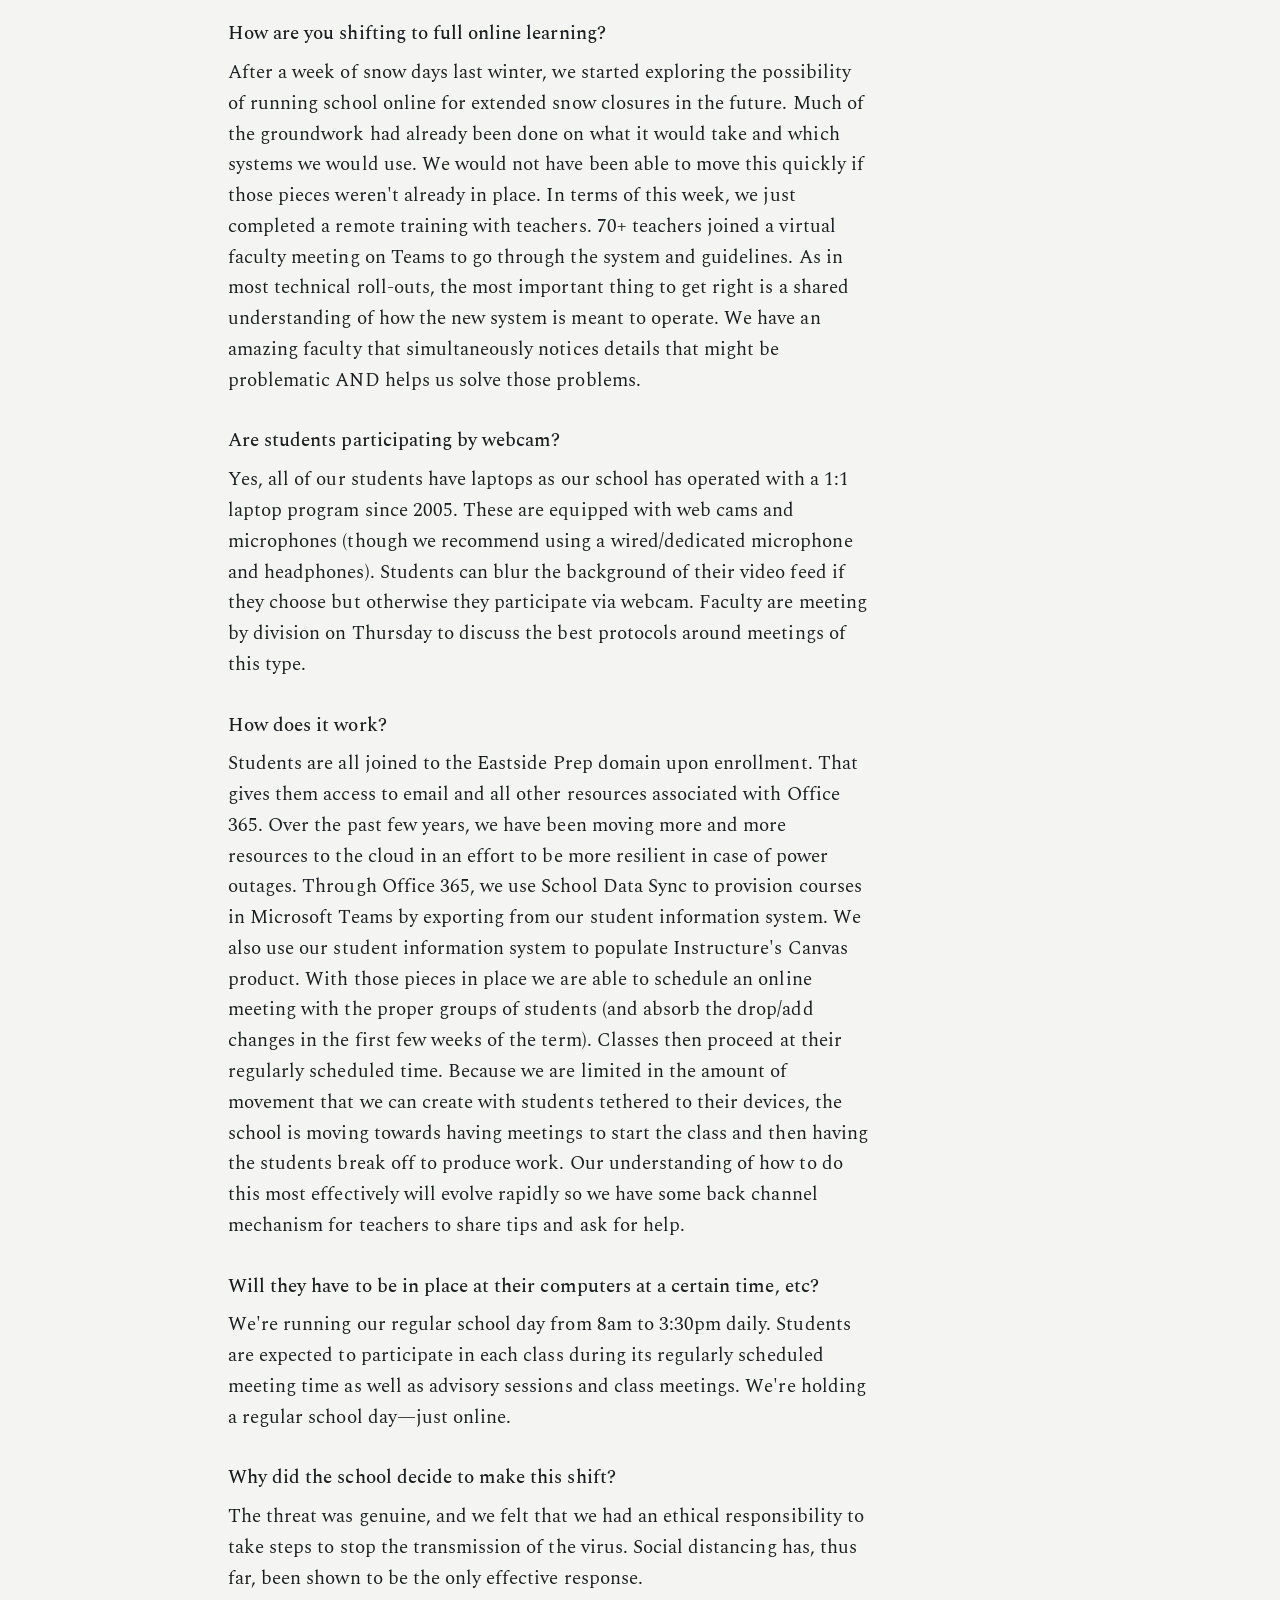
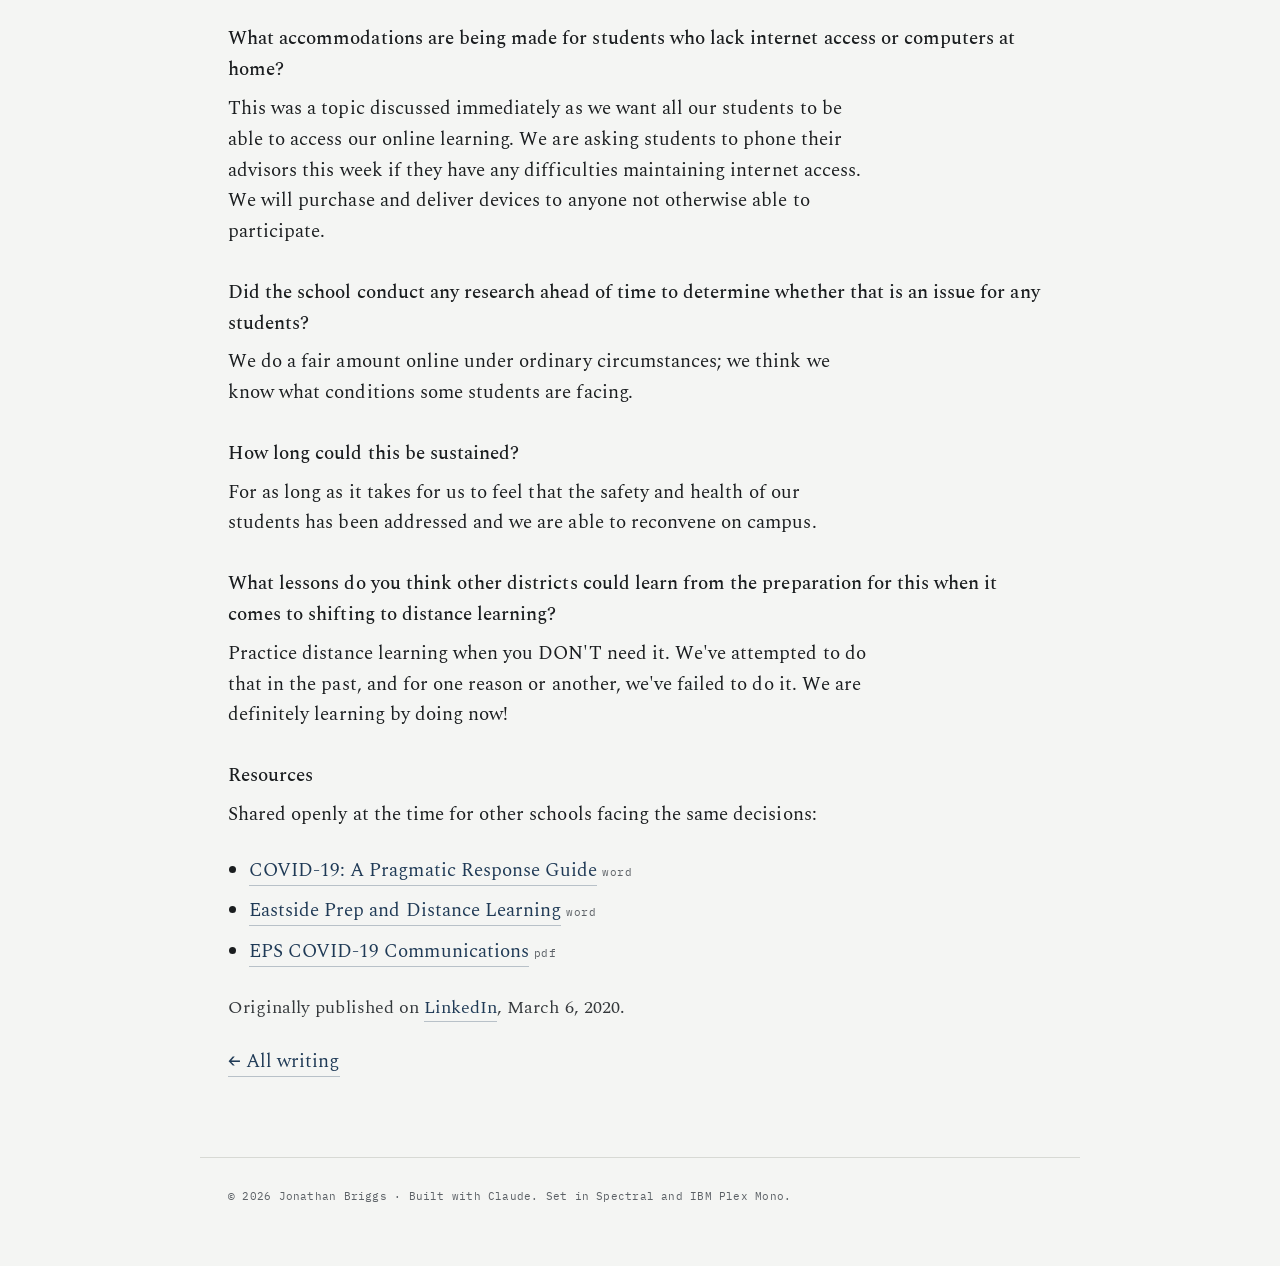
<file: docs/covid-19-response.html>
<!DOCTYPE html>
<html lang="en">
<head>
<meta charset="utf-8">
<meta name="viewport" content="width=device-width, initial-scale=1">
<title>Eastside Prep's Covid-19 Response — Jonathan Briggs</title>
<meta name="description" content="March 2020: how Eastside Prep moved a full school online in under a week, and the questions other organizations were asking as they faced the same decision.">
<link rel="icon" href="favicon.svg" type="image/svg+xml">
<link rel="preconnect" href="https://fonts.googleapis.com">
<link rel="preconnect" href="https://fonts.gstatic.com" crossorigin>
<link href="https://fonts.googleapis.com/css2?family=Spectral:ital,wght@0,300;0,400;0,500;0,600;1,400&family=IBM+Plex+Mono:wght@400;500&display=swap" rel="stylesheet">
<link rel="stylesheet" href="styles.css">
</head>
<body>
<a class="skip" href="#main">Skip to content</a>

<div class="wrap">
  <div class="top">
    <a class="site" href="index.html">jbriggs.org</a>
    <nav aria-label="Primary">
      <a href="writing.html" aria-current="page">Writing</a>
      <a href="built.html">Built</a>
      <a href="explorations.html">Explorations</a>
      <a href="talks.html">Talks</a>
      <a href="about.html">About</a>
    </nav>
  </div>

  <header class="masthead page">
    <p class="roles" style="margin-bottom:14px;"><a href="writing.html" style="border:none;">← writing</a></p>
    <h1>Eastside Preparatory School's Covid-19 Response</h1>
    <p class="roles">LinkedIn · March 6, 2020</p>
  </header>

  <main id="main">
    <article class="article">
      <p>On Monday (3/2/2020) Eastside Preparatory School made the call to convert our school to an online school to support the community in reducing the spread of Covid-19. We had no cases in our community, yet, being in Kirkland it was only a matter of time before someone in our community was going to be affected either directly or indirectly. We chose to take action before that happened. Since Monday, many other organizations in the area, including schools, have come to similar conclusions.</p>

      <p>What follows is an effort to answer some of the questions that surround our decision and our implementation of an online learning program. Our hope is that this is the first of many resources that we are able to share more broadly as other organizations struggle with the logistical and philosophical constraints surrounding Covid-19.</p>

      <p>What follows is necessarily a simplification of the many hours of conversation we have had as a Senior Leadership Team. All of these responses and approaches are attributable to the collective intelligence of that group and the feedback from our faculty as we began our training and implementation programs.</p>

      <p class="meta">— Jonathan Briggs, Chief Technology &amp; Innovation Officer, Eastside Preparatory School, Kirkland, WA</p>

      <h3>What online learning does Eastside Prep already have in place?</h3>
      <p>We had Canvas, OneNote, and Microsoft Teams already in place. Eastside Prep has been using Canvas since 2012 and OneNote since 2005. We adopted the Class Notebook system in 2015 as well. We have been using Office365 since 2011. Having those resources available and a faculty that was experienced with them allowed us to layer on a single product, Microsoft Teams, to move our existing model to fully online. We were able to produce the proper import files from our student information system and populate classes with teachers and students in under a week. So, while we did not have any existing online learning taking place, our faculty were familiar with the tools required through their continued efforts to teach the most engaging in-person classes that they can. We have been working with Microsoft Education over the last five years and they have been wonderfully responsive to our frequent questions as we accelerated our implementation of these systems. They have built an impressive collection of tools. This would not have been possible to accomplish even five years ago.</p>

      <h3>How are you shifting to full online learning?</h3>
      <p>After a week of snow days last winter, we started exploring the possibility of running school online for extended snow closures in the future. Much of the groundwork had already been done on what it would take and which systems we would use. We would not have been able to move this quickly if those pieces weren't already in place. In terms of this week, we just completed a remote training with teachers. 70+ teachers joined a virtual faculty meeting on Teams to go through the system and guidelines. As in most technical roll-outs, the most important thing to get right is a shared understanding of how the new system is meant to operate. We have an amazing faculty that simultaneously notices details that might be problematic AND helps us solve those problems.</p>

      <h3>Are students participating by webcam?</h3>
      <p>Yes, all of our students have laptops as our school has operated with a 1:1 laptop program since 2005. These are equipped with web cams and microphones (though we recommend using a wired/dedicated microphone and headphones). Students can blur the background of their video feed if they choose but otherwise they participate via webcam. Faculty are meeting by division on Thursday to discuss the best protocols around meetings of this type.</p>

      <h3>How does it work?</h3>
      <p>Students are all joined to the Eastside Prep domain upon enrollment. That gives them access to email and all other resources associated with Office 365. Over the past few years, we have been moving more and more resources to the cloud in an effort to be more resilient in case of power outages. Through Office 365, we use School Data Sync to provision courses in Microsoft Teams by exporting from our student information system. We also use our student information system to populate Instructure's Canvas product. With those pieces in place we are able to schedule an online meeting with the proper groups of students (and absorb the drop/add changes in the first few weeks of the term). Classes then proceed at their regularly scheduled time. Because we are limited in the amount of movement that we can create with students tethered to their devices, the school is moving towards having meetings to start the class and then having the students break off to produce work. Our understanding of how to do this most effectively will evolve rapidly so we have some back channel mechanism for teachers to share tips and ask for help.</p>

      <h3>Will they have to be in place at their computers at a certain time, etc?</h3>
      <p>We're running our regular school day from 8am to 3:30pm daily. Students are expected to participate in each class during its regularly scheduled meeting time as well as advisory sessions and class meetings. We're holding a regular school day—just online.</p>

      <h3>Why did the school decide to make this shift?</h3>
      <p>The threat was genuine, and we felt that we had an ethical responsibility to take steps to stop the transmission of the virus. Social distancing has, thus far, been shown to be the only effective response.</p>

      <h3>What accommodations are being made for students who lack internet access or computers at home?</h3>
      <p>This was a topic discussed immediately as we want all our students to be able to access our online learning. We are asking students to phone their advisors this week if they have any difficulties maintaining internet access. We will purchase and deliver devices to anyone not otherwise able to participate.</p>

      <h3>Did the school conduct any research ahead of time to determine whether that is an issue for any students?</h3>
      <p>We do a fair amount online under ordinary circumstances; we think we know what conditions some students are facing.</p>

      <h3>How long could this be sustained?</h3>
      <p>For as long as it takes for us to feel that the safety and health of our students has been addressed and we are able to reconvene on campus.</p>

      <h3>What lessons do you think other districts could learn from the preparation for this when it comes to shifting to distance learning?</h3>
      <p>Practice distance learning when you DON'T need it. We've attempted to do that in the past, and for one reason or another, we've failed to do it. We are definitely learning by doing now!</p>

      <h3>Resources</h3>
      <p>Shared openly at the time for other schools facing the same decisions:</p>
      <ul>
        <li><a href="files/covid/covid-19-pragmatic-response-guide.docx">COVID-19: A Pragmatic Response Guide</a> <span class="kicker">Word</span></li>
        <li><a href="files/covid/eps-distance-learning.docx">Eastside Prep and Distance Learning</a> <span class="kicker">Word</span></li>
        <li><a href="files/covid/eps-covid19-communications.pdf">EPS COVID-19 Communications</a> <span class="kicker">PDF</span></li>
      </ul>

      <p class="contact">
        Originally published on <a href="https://www.linkedin.com/" target="_blank" rel="noopener">LinkedIn</a>, March 6, 2020.
      </p>
      <p class="meta"><a href="writing.html">← All writing</a></p>
    </article>
  </main>
</div>

<footer>
  <p class="colophon">
    © <span id="year">2026</span> Jonathan Briggs · Built with Claude. Set in Spectral and IBM Plex Mono.
  </p>
</footer>

<script src="scripts.js"></script>
</body>
</html>
</file>
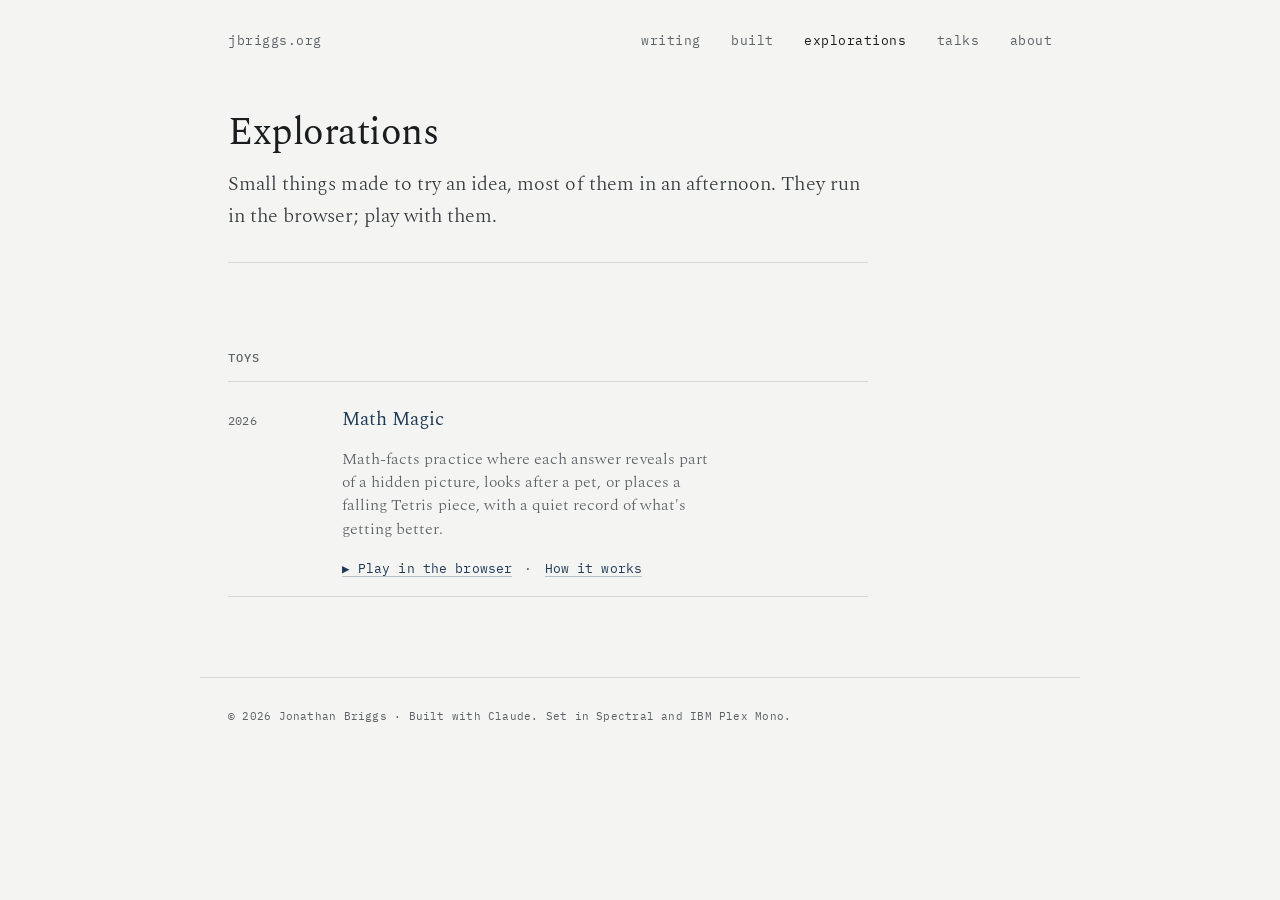
<file: docs/explorations.html>
<!DOCTYPE html>
<html lang="en">
<head>
<meta charset="utf-8">
<meta name="viewport" content="width=device-width, initial-scale=1">
<title>Explorations — Jonathan Briggs</title>
<meta name="description" content="Small playable experiments by Jonathan Briggs — toys built to try an idea, most of them in an afternoon.">
<link rel="icon" href="favicon.svg" type="image/svg+xml">
<link rel="preconnect" href="https://fonts.googleapis.com">
<link rel="preconnect" href="https://fonts.gstatic.com" crossorigin>
<link href="https://fonts.googleapis.com/css2?family=Spectral:ital,wght@0,300;0,400;0,500;0,600;1,400&family=IBM+Plex+Mono:wght@400;500&display=swap" rel="stylesheet">
<link rel="stylesheet" href="styles.css">
</head>
<body>
<a class="skip" href="#main">Skip to content</a>

<div class="wrap">
  <div class="top">
    <a class="site" href="index.html">jbriggs.org</a>
    <nav aria-label="Primary">
      <a href="writing.html">Writing</a>
      <a href="built.html">Built</a>
      <a href="explorations.html" aria-current="page">Explorations</a>
      <a href="talks.html">Talks</a>
      <a href="about.html">About</a>
    </nav>
  </div>

  <header class="masthead page">
    <h1>Explorations</h1>
    <p class="standfirst">Small things made to try an idea, most of them in an afternoon. They run in the browser; play with them.</p>
  </header>

  <main id="main">
    <section class="block" style="margin-top:40px;">
      <p class="eyebrow">Toys</p>
      <div class="entries">
        <div class="entry">
          <span class="when">2026</span>
          <div class="t"><a href="math-magic.html">Math Magic</a></div>
          <p class="desc">Math-facts practice where each answer reveals part of a hidden picture, looks after a pet, or places a falling Tetris piece, with a quiet record of what's getting better.</p>
          <p class="files"><a class="go" href="play/math-magic.html">Play in the browser</a> <span class="sep">·</span> <a href="math-magic.html">How it works</a></p>
        </div>
      </div>
    </section>
  </main>
</div>

<footer>
  <p class="colophon">
    © <span id="year">2026</span> Jonathan Briggs · Built with Claude. Set in Spectral and IBM Plex Mono.
  </p>
</footer>

<script src="scripts.js"></script>
</body>
</html>
</file>
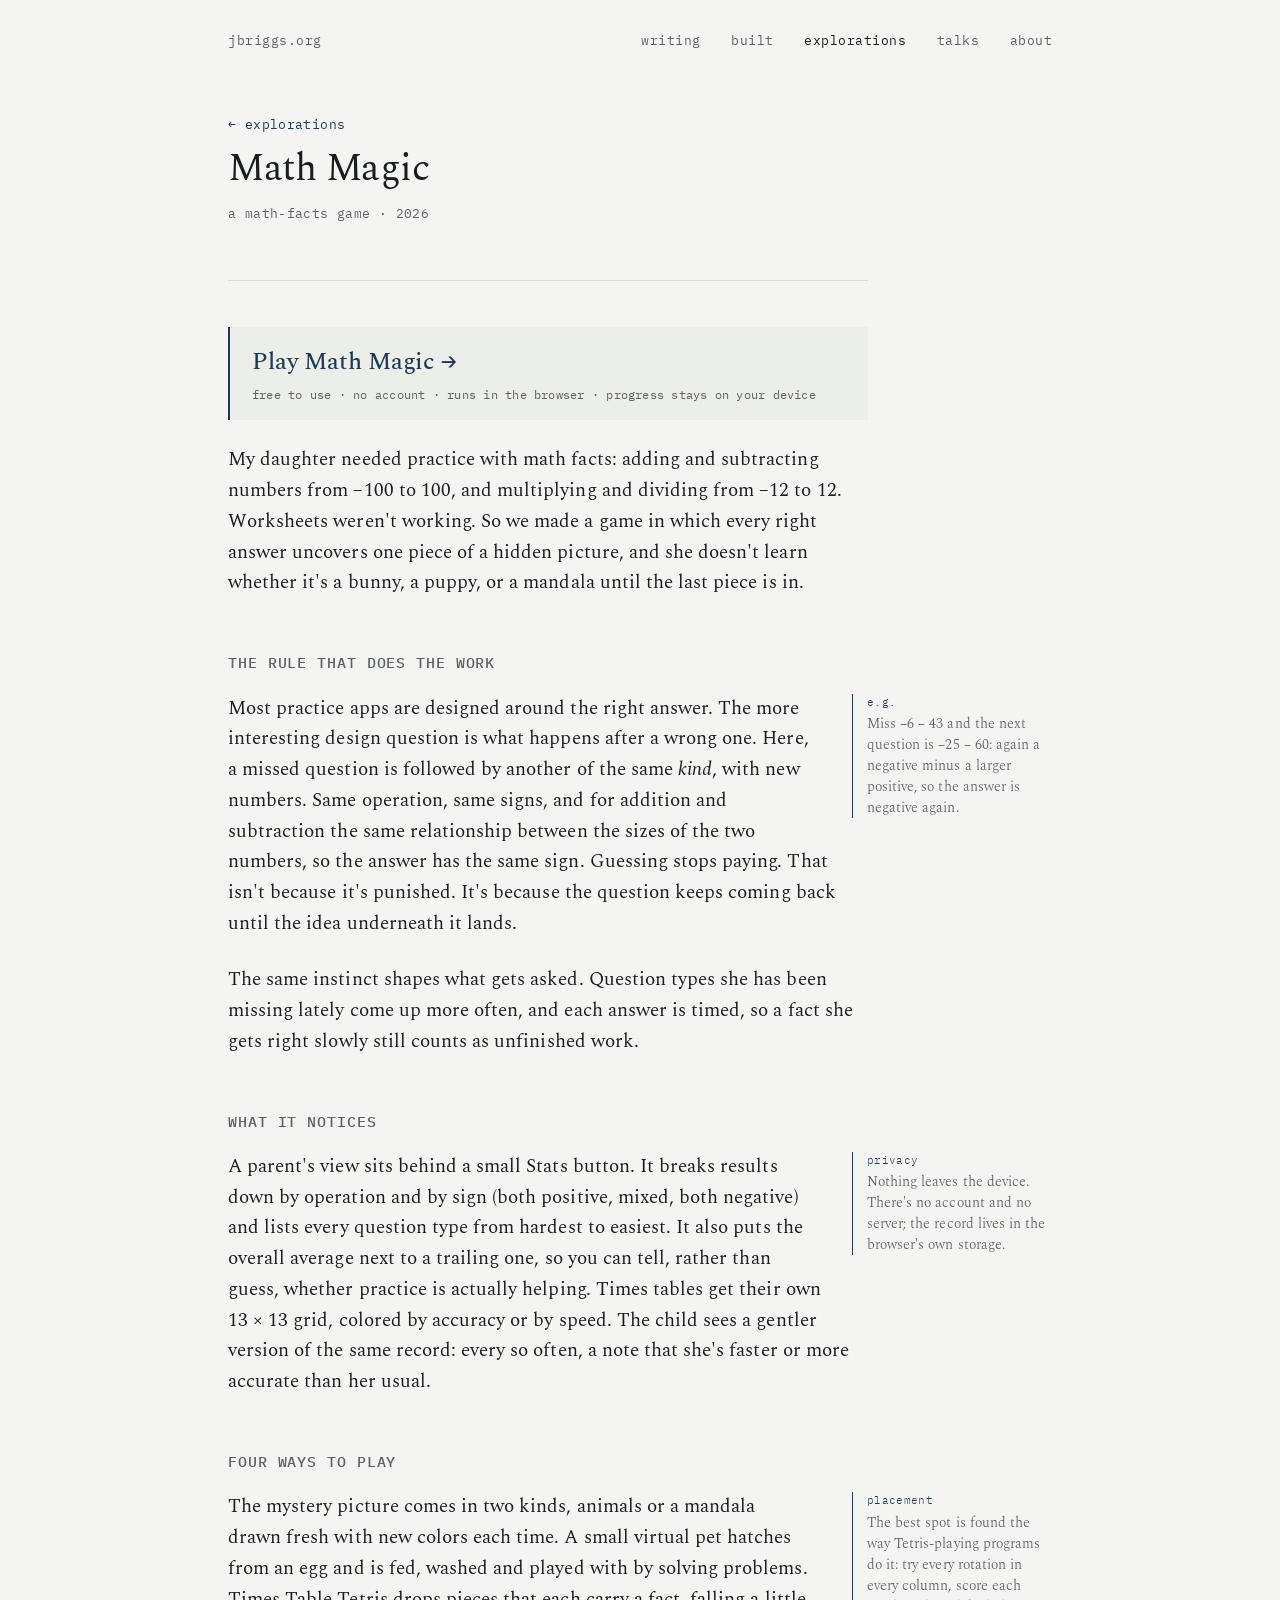
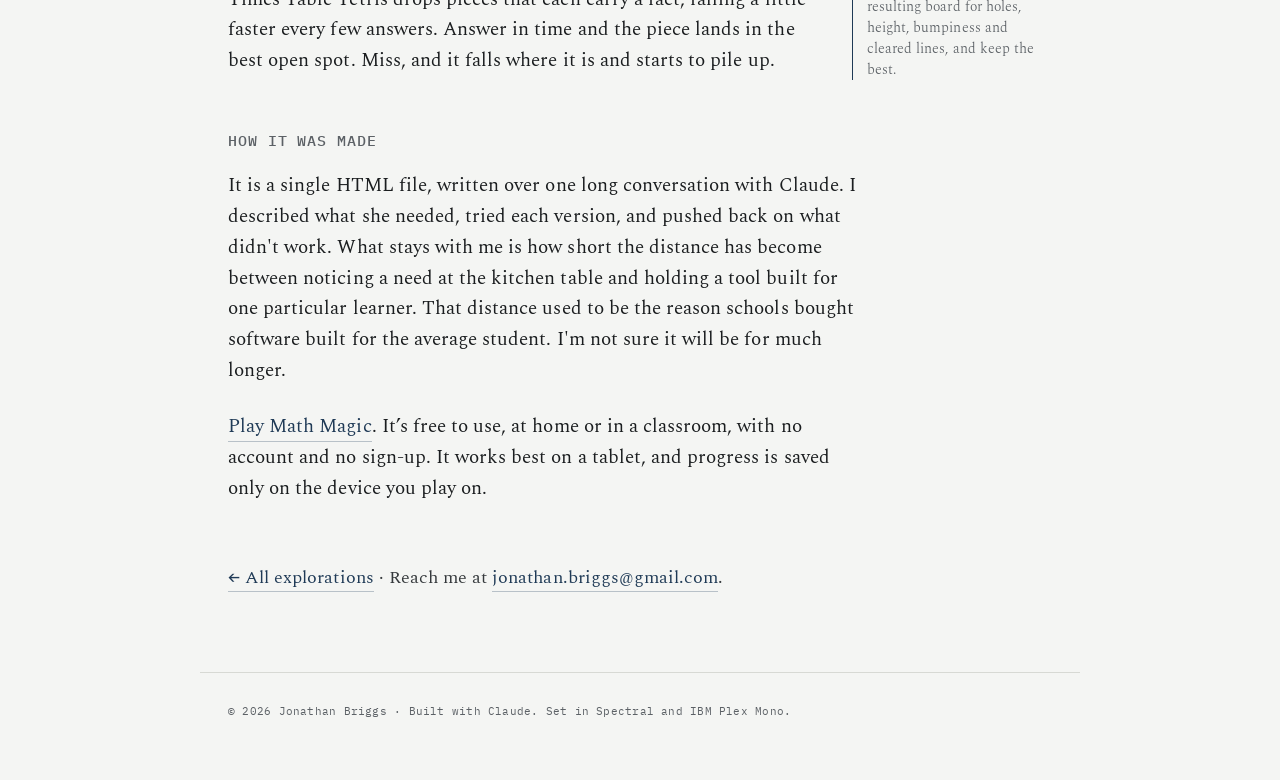
<file: docs/math-magic.html>
<!DOCTYPE html>
<html lang="en">
<head>
<meta charset="utf-8">
<meta name="viewport" content="width=device-width, initial-scale=1">
<title>Math Magic — Jonathan Briggs</title>
<meta name="description" content="A math-facts game built at home: a missed question comes back as the same kind of problem with new numbers, and the game keeps a quiet record of what's improving.">
<link rel="icon" href="favicon.svg" type="image/svg+xml">
<link rel="preconnect" href="https://fonts.googleapis.com">
<link rel="preconnect" href="https://fonts.gstatic.com" crossorigin>
<link href="https://fonts.googleapis.com/css2?family=Spectral:ital,wght@0,300;0,400;0,500;0,600;1,400&family=IBM+Plex+Mono:wght@400;500&display=swap" rel="stylesheet">
<link rel="stylesheet" href="styles.css">
</head>
<body>
<a class="skip" href="#main">Skip to content</a>

<div class="wrap">
  <div class="top">
    <a class="site" href="index.html">jbriggs.org</a>
    <nav aria-label="Primary">
      <a href="writing.html">Writing</a>
      <a href="built.html">Built</a>
      <a href="explorations.html" aria-current="page">Explorations</a>
      <a href="talks.html">Talks</a>
      <a href="about.html">About</a>
    </nav>
  </div>

  <header class="masthead page">
    <p class="roles" style="margin-bottom:14px;"><a href="explorations.html" style="border:none;">← explorations</a></p>
    <h1>Math Magic</h1>
    <p class="roles">a math-facts game · 2026</p>
  </header>

  <main id="main">
    <article class="article">

      <p class="play"><a href="play/math-magic.html">Play Math Magic</a><span class="meta">free to use · no account · runs in the browser · progress stays on your device</span></p>

      <p class="reveal">My daughter needed practice with math facts: adding and subtracting numbers from −100 to 100, and multiplying and dividing from −12 to 12. Worksheets weren't working. So we made a game in which every right answer uncovers one piece of a hidden picture, and she doesn't learn whether it's a bunny, a puppy, or a mandala until the last piece is in.</p>

      <h2 class="reveal">The rule that does the work</h2>

      <aside class="sidenote"><span class="num">e.g.</span>Miss −6 − 43 and the next question is −25 − 60: again a negative minus a larger positive, so the answer is negative again.</aside>
      <p class="reveal">Most practice apps are designed around the right answer. The more interesting design question is what happens after a wrong one. Here, a missed question is followed by another of the same <em>kind</em>, with new numbers. Same operation, same signs, and for addition and subtraction the same relationship between the sizes of the two numbers, so the answer has the same sign. Guessing stops paying. That isn't because it's punished. It's because the question keeps coming back until the idea underneath it lands.</p>

      <p class="reveal">The same instinct shapes what gets asked. Question types she has been missing lately come up more often, and each answer is timed, so a fact she gets right slowly still counts as unfinished work.</p>

      <h2 class="reveal">What it notices</h2>

      <aside class="sidenote"><span class="num">privacy</span>Nothing leaves the device. There's no account and no server; the record lives in the browser's own storage.</aside>
      <p class="reveal">A parent's view sits behind a small Stats button. It breaks results down by operation and by sign (both positive, mixed, both negative) and lists every question type from hardest to easiest. It also puts the overall average next to a trailing one, so you can tell, rather than guess, whether practice is actually helping. Times tables get their own 13&nbsp;×&nbsp;13 grid, colored by accuracy or by speed. The child sees a gentler version of the same record: every so often, a note that she's faster or more accurate than her usual.</p>

      <h2 class="reveal">Four ways to play</h2>

      <aside class="sidenote"><span class="num">placement</span>The best spot is found the way Tetris-playing programs do it: try every rotation in every column, score each resulting board for holes, height, bumpiness and cleared lines, and keep the best.</aside>
      <p class="reveal">The mystery picture comes in two kinds, animals or a mandala drawn fresh with new colors each time. A small virtual pet hatches from an egg and is fed, washed and played with by solving problems. Times Table Tetris drops pieces that each carry a fact, falling a little faster every few answers. Answer in time and the piece lands in the best open spot. Miss, and it falls where it is and starts to pile up.</p>

      <h2 class="reveal">How it was made</h2>

      <p class="reveal">It is a single HTML file, written over one long conversation with Claude. I described what she needed, tried each version, and pushed back on what didn't work. What stays with me is how short the distance has become between noticing a need at the kitchen table and holding a tool built for one particular learner. That distance used to be the reason schools bought software built for the average student. I'm not sure it will be for much longer.</p>

      <p class="reveal"><a href="play/math-magic.html">Play Math Magic</a>. It’s free to use, at home or in a classroom, with no account and no sign-up. It works best on a tablet, and progress is saved only on the device you play on.</p>

    </article>

    <p class="contact reveal">
      <a href="explorations.html">← All explorations</a> · Reach me at <a href="mailto:jonathan.briggs@gmail.com">jonathan.briggs@gmail.com</a>.
    </p>
  </main>
</div>

<footer>
  <p class="colophon">
    © <span id="year">2026</span> Jonathan Briggs · Built with Claude. Set in Spectral and IBM Plex Mono.
  </p>
</footer>

<script src="scripts.js"></script>
</body>
</html>
</file>
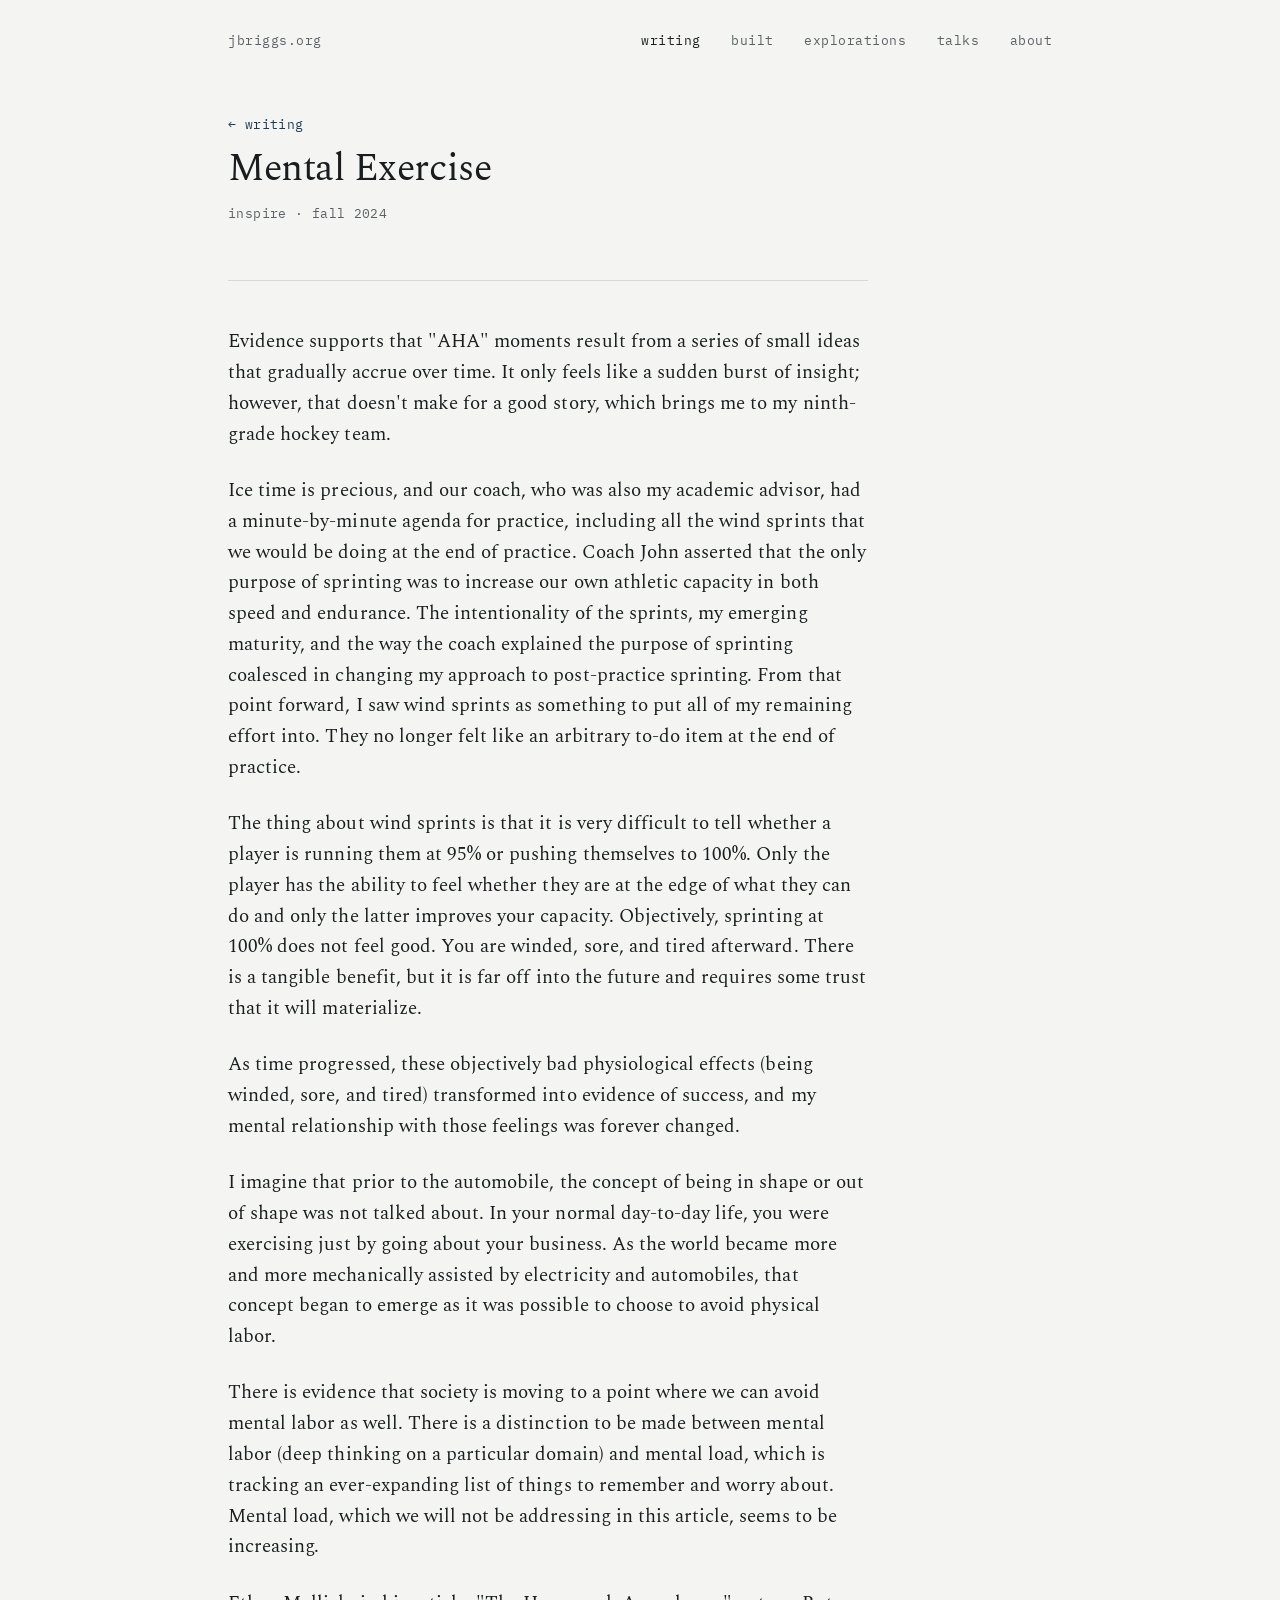
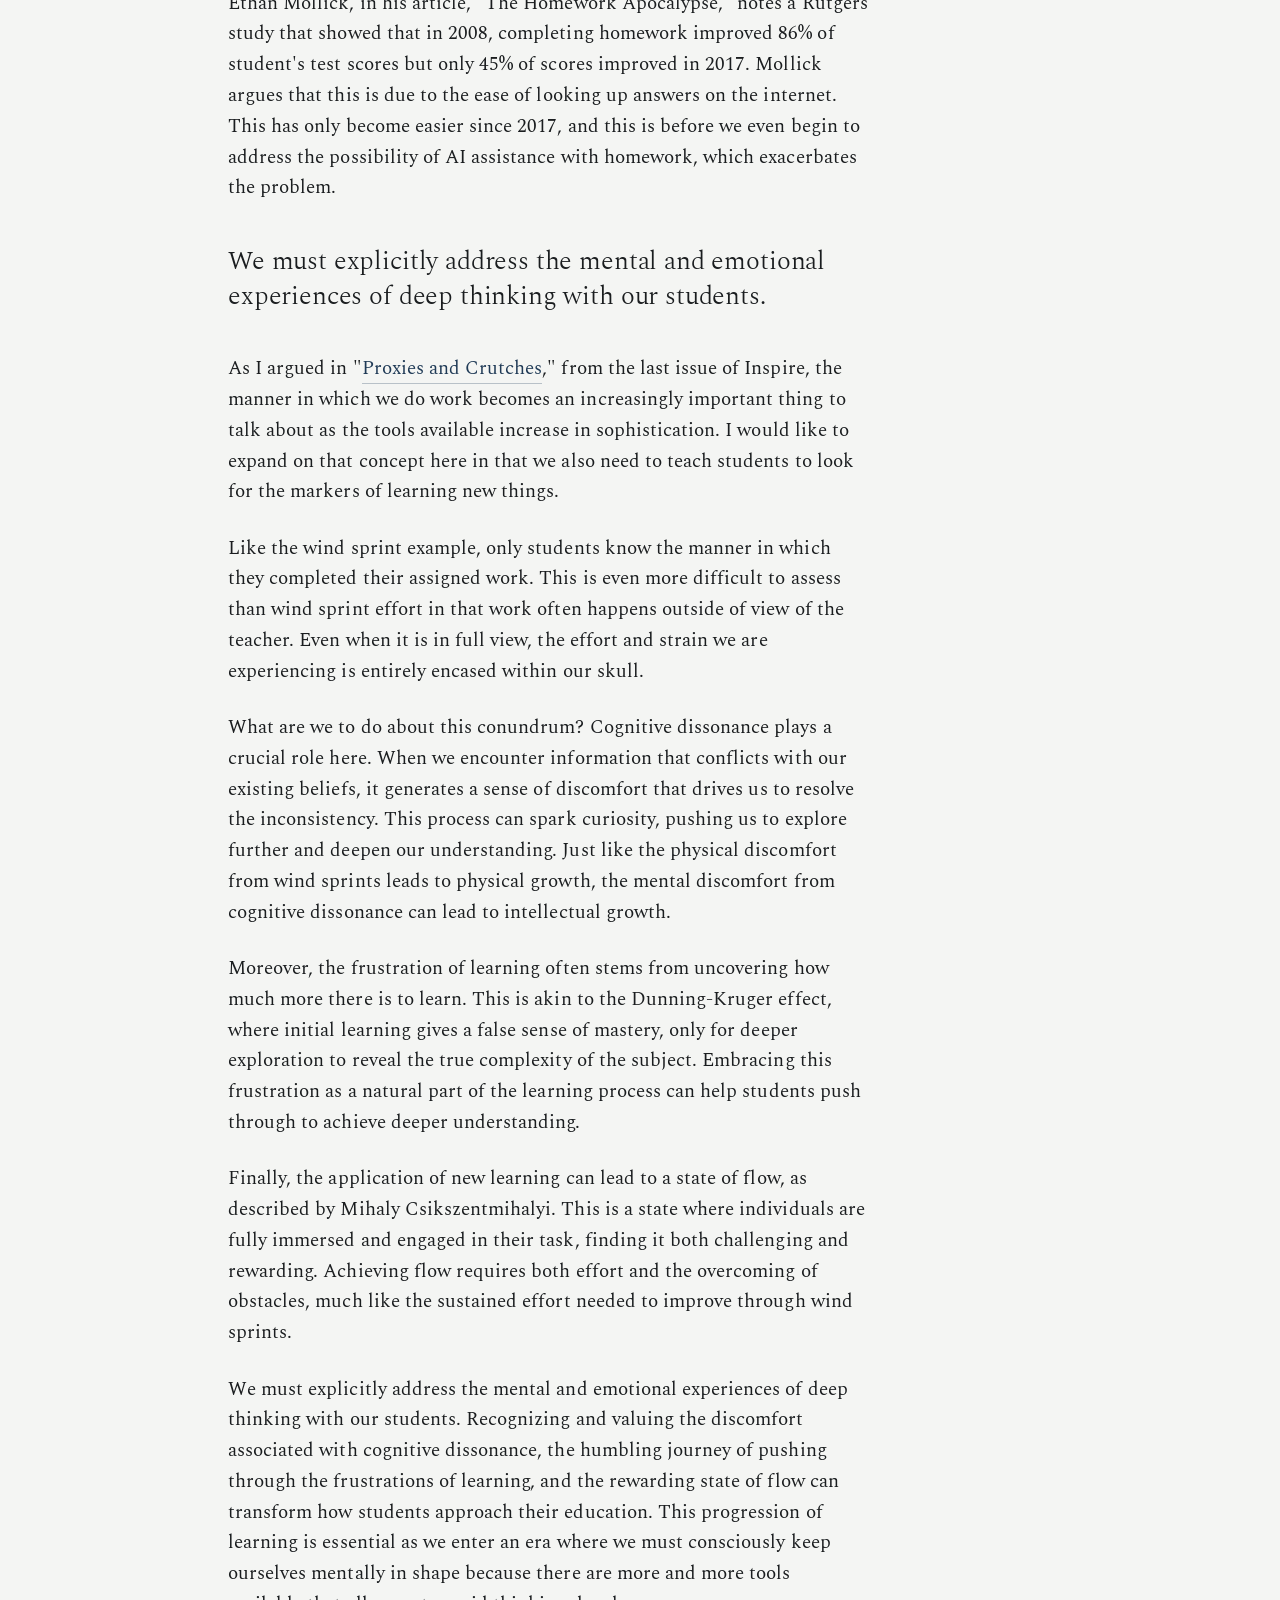
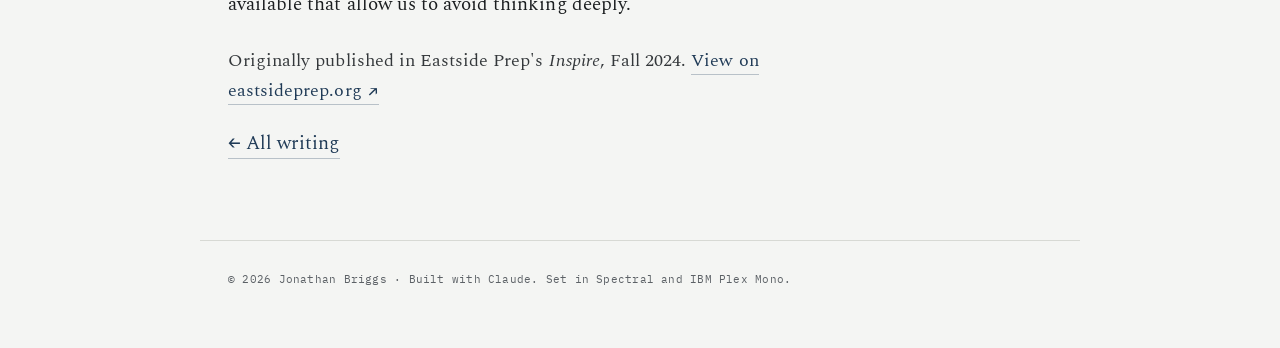
<file: docs/mental-exercise.html>
<!DOCTYPE html>
<html lang="en">
<head>
<meta charset="utf-8">
<meta name="viewport" content="width=device-width, initial-scale=1">
<title>Mental Exercise — Jonathan Briggs</title>
<meta name="description" content="Wind sprints, cognitive dissonance, and flow: the felt experience of hard thinking, and why schools must teach students to recognize the markers of learning as tools make it easier to avoid thinking deeply.">
<link rel="icon" href="favicon.svg" type="image/svg+xml">
<link rel="preconnect" href="https://fonts.googleapis.com">
<link rel="preconnect" href="https://fonts.gstatic.com" crossorigin>
<link href="https://fonts.googleapis.com/css2?family=Spectral:ital,wght@0,300;0,400;0,500;0,600;1,400&family=IBM+Plex+Mono:wght@400;500&display=swap" rel="stylesheet">
<link rel="stylesheet" href="styles.css">
</head>
<body>
<a class="skip" href="#main">Skip to content</a>

<div class="wrap">
  <div class="top">
    <a class="site" href="index.html">jbriggs.org</a>
    <nav aria-label="Primary">
      <a href="writing.html" aria-current="page">Writing</a>
      <a href="built.html">Built</a>
      <a href="explorations.html">Explorations</a>
      <a href="talks.html">Talks</a>
      <a href="about.html">About</a>
    </nav>
  </div>

  <header class="masthead page">
    <p class="roles" style="margin-bottom:14px;"><a href="writing.html" style="border:none;">← writing</a></p>
    <h1>Mental Exercise</h1>
    <p class="roles">Inspire · Fall 2024</p>
  </header>

  <main id="main">
    <article class="article">
      <p>Evidence supports that "AHA" moments result from a series of small ideas that gradually accrue over time. It only feels like a sudden burst of insight; however, that doesn't make for a good story, which brings me to my ninth-grade hockey team.</p>

      <p>Ice time is precious, and our coach, who was also my academic advisor, had a minute-by-minute agenda for practice, including all the wind sprints that we would be doing at the end of practice. Coach John asserted that the only purpose of sprinting was to increase our own athletic capacity in both speed and endurance. The intentionality of the sprints, my emerging maturity, and the way the coach explained the purpose of sprinting coalesced in changing my approach to post-practice sprinting. From that point forward, I saw wind sprints as something to put all of my remaining effort into. They no longer felt like an arbitrary to-do item at the end of practice.</p>

      <p>The thing about wind sprints is that it is very difficult to tell whether a player is running them at 95% or pushing themselves to 100%. Only the player has the ability to feel whether they are at the edge of what they can do and only the latter improves your capacity. Objectively, sprinting at 100% does not feel good. You are winded, sore, and tired afterward. There is a tangible benefit, but it is far off into the future and requires some trust that it will materialize.</p>

      <p>As time progressed, these objectively bad physiological effects (being winded, sore, and tired) transformed into evidence of success, and my mental relationship with those feelings was forever changed.</p>

      <p>I imagine that prior to the automobile, the concept of being in shape or out of shape was not talked about. In your normal day-to-day life, you were exercising just by going about your business. As the world became more and more mechanically assisted by electricity and automobiles, that concept began to emerge as it was possible to choose to avoid physical labor.</p>

      <p>There is evidence that society is moving to a point where we can avoid mental labor as well. There is a distinction to be made between mental labor (deep thinking on a particular domain) and mental load, which is tracking an ever-expanding list of things to remember and worry about. Mental load, which we will not be addressing in this article, seems to be increasing.</p>

      <p>Ethan Mollick, in his article, "The Homework Apocalypse," notes a Rutgers study that showed that in 2008, completing homework improved 86% of student's test scores but only 45% of scores improved in 2017. Mollick argues that this is due to the ease of looking up answers on the internet. This has only become easier since 2017, and this is before we even begin to address the possibility of AI assistance with homework, which exacerbates the problem.</p>

      <blockquote>We must explicitly address the mental and emotional experiences of deep thinking with our students.</blockquote>

      <p>As I argued in "<a href="proxies-and-crutches.html">Proxies and Crutches</a>," from the last issue of Inspire, the manner in which we do work becomes an increasingly important thing to talk about as the tools available increase in sophistication. I would like to expand on that concept here in that we also need to teach students to look for the markers of learning new things.</p>

      <p>Like the wind sprint example, only students know the manner in which they completed their assigned work. This is even more difficult to assess than wind sprint effort in that work often happens outside of view of the teacher. Even when it is in full view, the effort and strain we are experiencing is entirely encased within our skull.</p>

      <p>What are we to do about this conundrum? Cognitive dissonance plays a crucial role here. When we encounter information that conflicts with our existing beliefs, it generates a sense of discomfort that drives us to resolve the inconsistency. This process can spark curiosity, pushing us to explore further and deepen our understanding. Just like the physical discomfort from wind sprints leads to physical growth, the mental discomfort from cognitive dissonance can lead to intellectual growth.</p>

      <p>Moreover, the frustration of learning often stems from uncovering how much more there is to learn. This is akin to the Dunning-Kruger effect, where initial learning gives a false sense of mastery, only for deeper exploration to reveal the true complexity of the subject. Embracing this frustration as a natural part of the learning process can help students push through to achieve deeper understanding.</p>

      <p>Finally, the application of new learning can lead to a state of flow, as described by Mihaly Csikszentmihalyi. This is a state where individuals are fully immersed and engaged in their task, finding it both challenging and rewarding. Achieving flow requires both effort and the overcoming of obstacles, much like the sustained effort needed to improve through wind sprints.</p>

      <p>We must explicitly address the mental and emotional experiences of deep thinking with our students. Recognizing and valuing the discomfort associated with cognitive dissonance, the humbling journey of pushing through the frustrations of learning, and the rewarding state of flow can transform how students approach their education. This progression of learning is essential as we enter an era where we must consciously keep ourselves mentally in shape because there are more and more tools available that allow us to avoid thinking deeply.</p>

      <p class="contact">
        Originally published in Eastside Prep's <em>Inspire</em>, Fall 2024.
        <a href="https://www.eastsideprep.org/401968-2/" target="_blank" rel="noopener">View on eastsideprep.org&nbsp;↗</a>
      </p>
      <p class="meta"><a href="writing.html">← All writing</a></p>
    </article>
  </main>
</div>

<footer>
  <p class="colophon">
    © <span id="year">2026</span> Jonathan Briggs · Built with Claude. Set in Spectral and IBM Plex Mono.
  </p>
</footer>

<script src="scripts.js"></script>
</body>
</html>
</file>
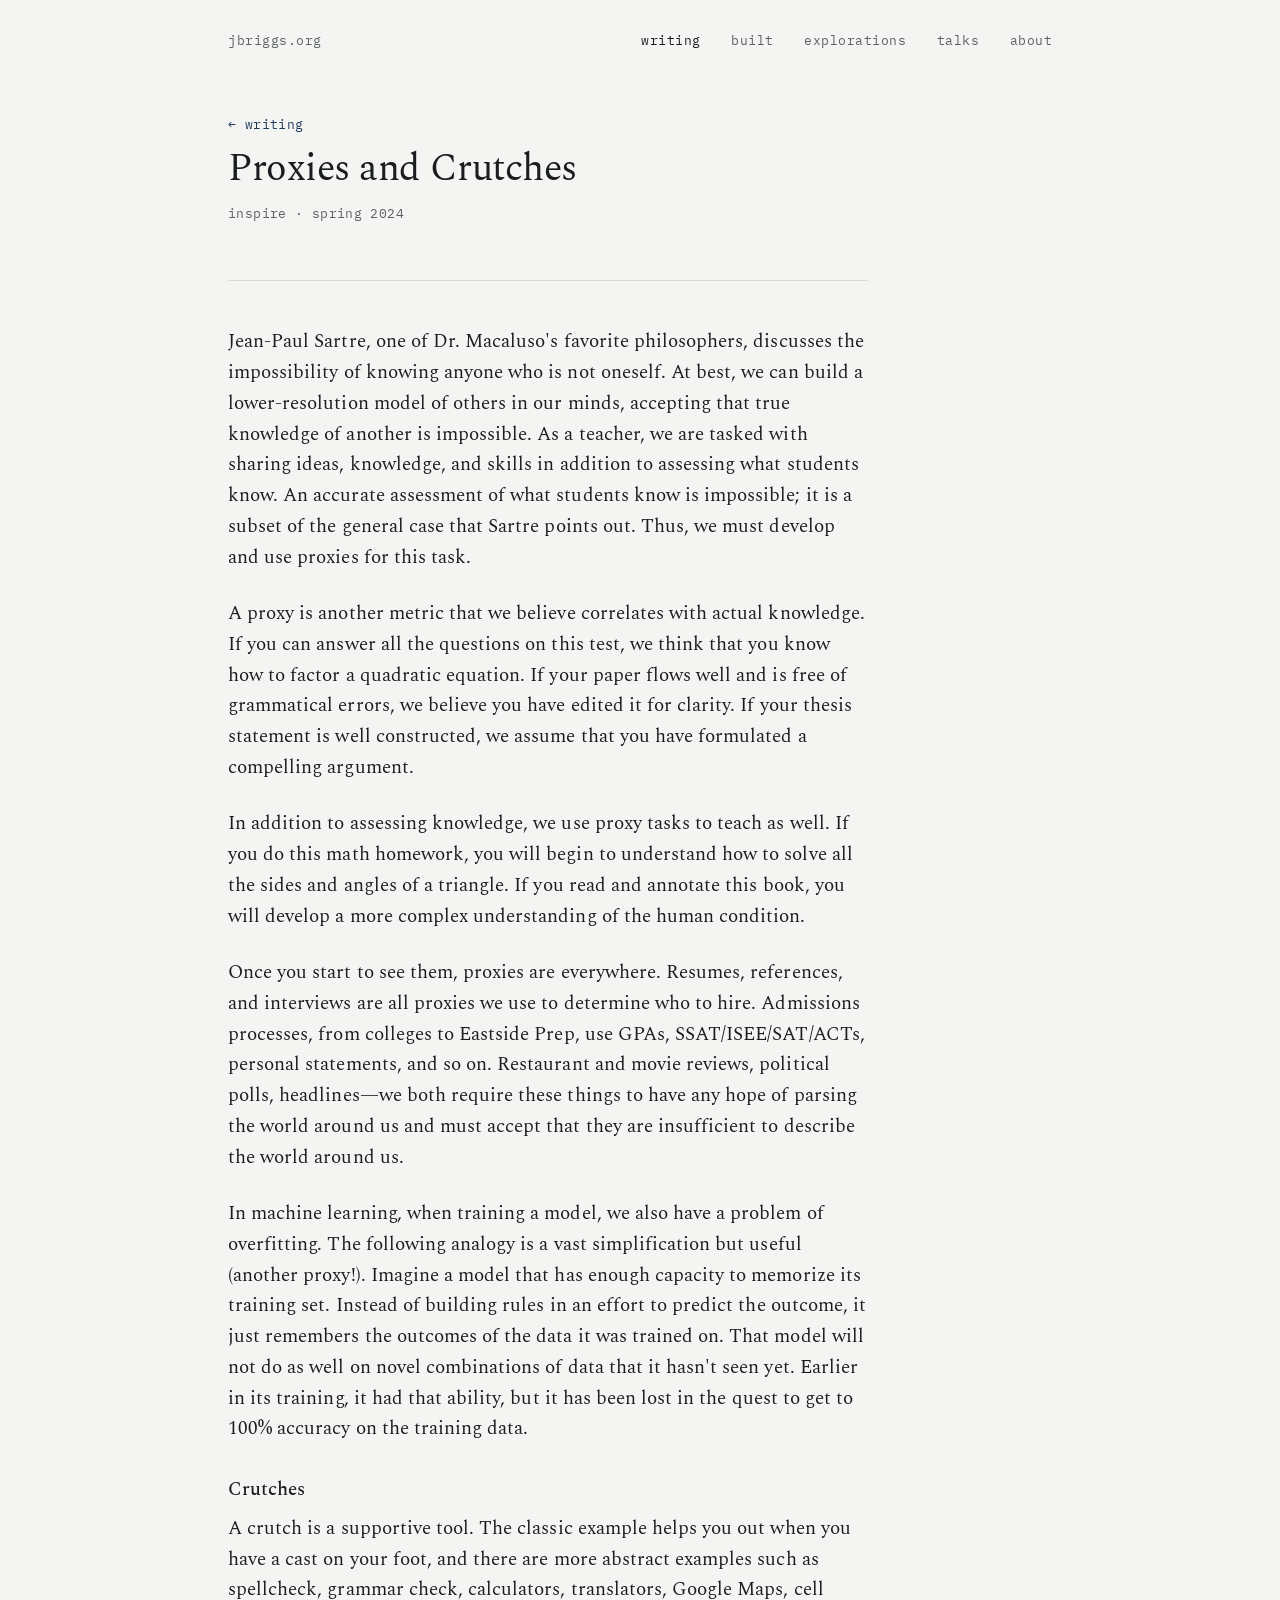
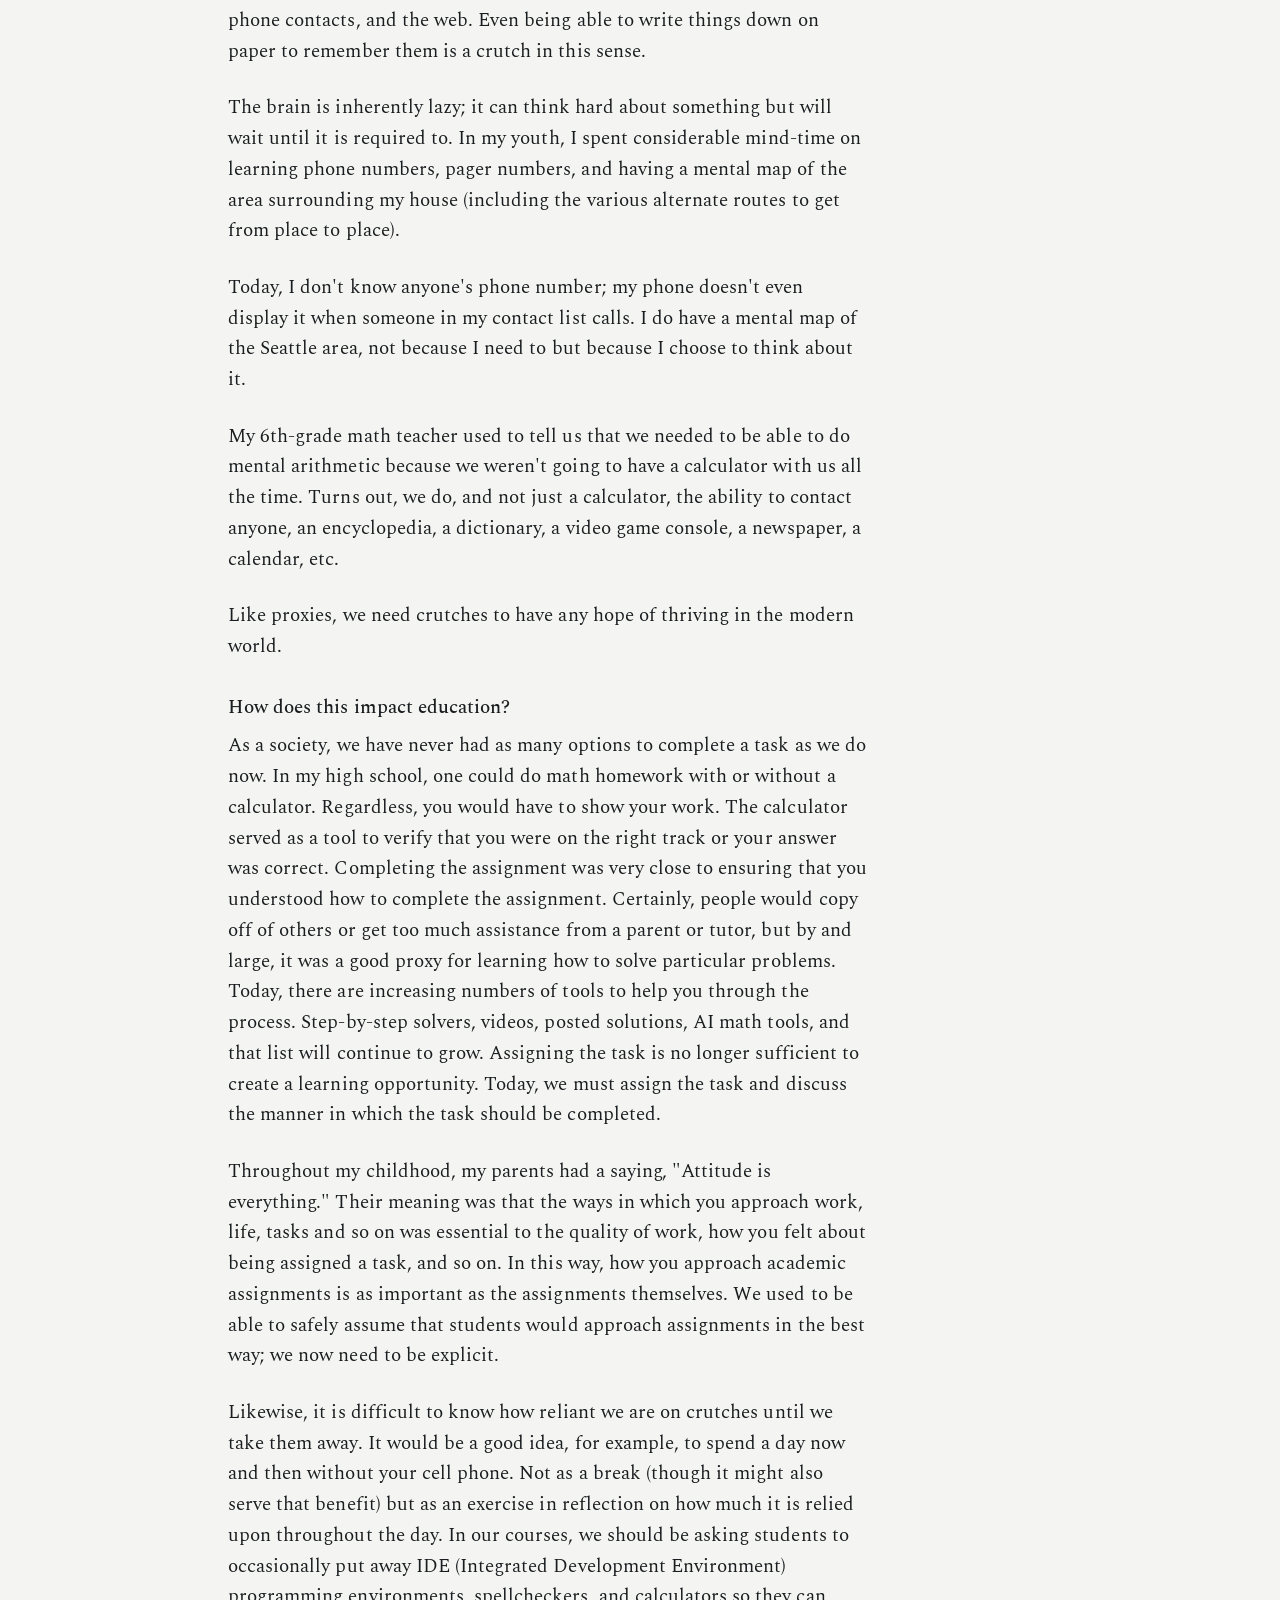
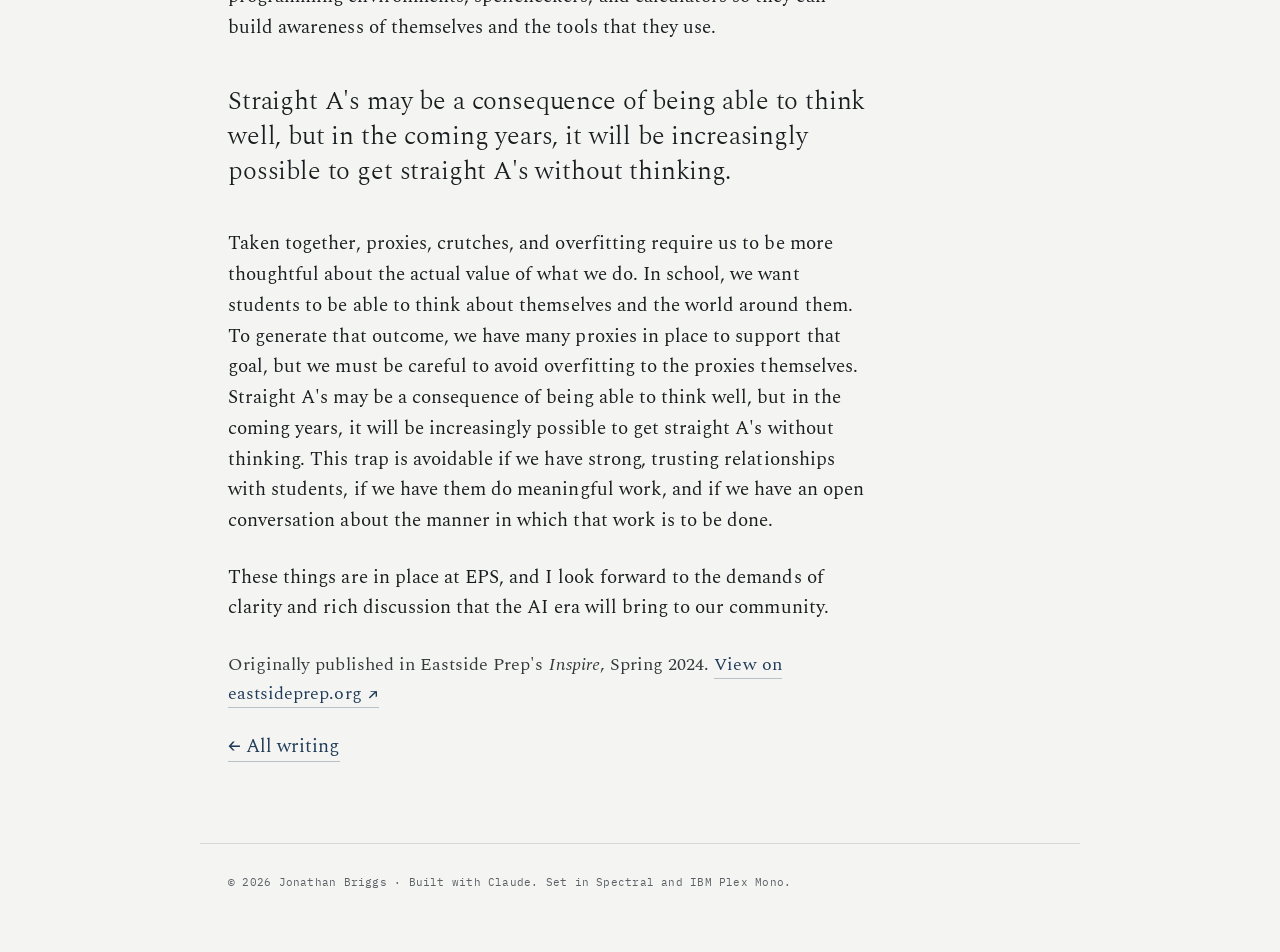
<file: docs/proxies-and-crutches.html>
<!DOCTYPE html>
<html lang="en">
<head>
<meta charset="utf-8">
<meta name="viewport" content="width=device-width, initial-scale=1">
<title>Proxies and Crutches — Jonathan Briggs</title>
<meta name="description" content="Teaching runs on proxies — stand-ins for understanding we can't see directly — and on crutches we come to depend on. What that means for learning when AI makes the proxy trivial to produce.">
<link rel="icon" href="favicon.svg" type="image/svg+xml">
<link rel="preconnect" href="https://fonts.googleapis.com">
<link rel="preconnect" href="https://fonts.gstatic.com" crossorigin>
<link href="https://fonts.googleapis.com/css2?family=Spectral:ital,wght@0,300;0,400;0,500;0,600;1,400&family=IBM+Plex+Mono:wght@400;500&display=swap" rel="stylesheet">
<link rel="stylesheet" href="styles.css">
</head>
<body>
<a class="skip" href="#main">Skip to content</a>

<div class="wrap">
  <div class="top">
    <a class="site" href="index.html">jbriggs.org</a>
    <nav aria-label="Primary">
      <a href="writing.html" aria-current="page">Writing</a>
      <a href="built.html">Built</a>
      <a href="explorations.html">Explorations</a>
      <a href="talks.html">Talks</a>
      <a href="about.html">About</a>
    </nav>
  </div>

  <header class="masthead page">
    <p class="roles" style="margin-bottom:14px;"><a href="writing.html" style="border:none;">← writing</a></p>
    <h1>Proxies and Crutches</h1>
    <p class="roles">Inspire · Spring 2024</p>
  </header>

  <main id="main">
    <article class="article">
      <p>Jean-Paul Sartre, one of Dr. Macaluso's favorite philosophers, discusses the impossibility of knowing anyone who is not oneself. At best, we can build a lower-resolution model of others in our minds, accepting that true knowledge of another is impossible. As a teacher, we are tasked with sharing ideas, knowledge, and skills in addition to assessing what students know. An accurate assessment of what students know is impossible; it is a subset of the general case that Sartre points out. Thus, we must develop and use proxies for this task.</p>

      <p>A proxy is another metric that we believe correlates with actual knowledge. If you can answer all the questions on this test, we think that you know how to factor a quadratic equation. If your paper flows well and is free of grammatical errors, we believe you have edited it for clarity. If your thesis statement is well constructed, we assume that you have formulated a compelling argument.</p>

      <p>In addition to assessing knowledge, we use proxy tasks to teach as well. If you do this math homework, you will begin to understand how to solve all the sides and angles of a triangle. If you read and annotate this book, you will develop a more complex understanding of the human condition.</p>

      <p>Once you start to see them, proxies are everywhere. Resumes, references, and interviews are all proxies we use to determine who to hire. Admissions processes, from colleges to Eastside Prep, use GPAs, SSAT/ISEE/SAT/ACTs, personal statements, and so on. Restaurant and movie reviews, political polls, headlines—we both require these things to have any hope of parsing the world around us and must accept that they are insufficient to describe the world around us.</p>

      <p>In machine learning, when training a model, we also have a problem of overfitting. The following analogy is a vast simplification but useful (another proxy!). Imagine a model that has enough capacity to memorize its training set. Instead of building rules in an effort to predict the outcome, it just remembers the outcomes of the data it was trained on. That model will not do as well on novel combinations of data that it hasn't seen yet. Earlier in its training, it had that ability, but it has been lost in the quest to get to 100% accuracy on the training data.</p>

      <h3>Crutches</h3>
      <p>A crutch is a supportive tool. The classic example helps you out when you have a cast on your foot, and there are more abstract examples such as spellcheck, grammar check, calculators, translators, Google Maps, cell phone contacts, and the web. Even being able to write things down on paper to remember them is a crutch in this sense.</p>

      <p>The brain is inherently lazy; it can think hard about something but will wait until it is required to. In my youth, I spent considerable mind-time on learning phone numbers, pager numbers, and having a mental map of the area surrounding my house (including the various alternate routes to get from place to place).</p>

      <p>Today, I don't know anyone's phone number; my phone doesn't even display it when someone in my contact list calls. I do have a mental map of the Seattle area, not because I need to but because I choose to think about it.</p>

      <p>My 6th-grade math teacher used to tell us that we needed to be able to do mental arithmetic because we weren't going to have a calculator with us all the time. Turns out, we do, and not just a calculator, the ability to contact anyone, an encyclopedia, a dictionary, a video game console, a newspaper, a calendar, etc.</p>

      <p>Like proxies, we need crutches to have any hope of thriving in the modern world.</p>

      <h3>How does this impact education?</h3>
      <p>As a society, we have never had as many options to complete a task as we do now. In my high school, one could do math homework with or without a calculator. Regardless, you would have to show your work. The calculator served as a tool to verify that you were on the right track or your answer was correct. Completing the assignment was very close to ensuring that you understood how to complete the assignment. Certainly, people would copy off of others or get too much assistance from a parent or tutor, but by and large, it was a good proxy for learning how to solve particular problems. Today, there are increasing numbers of tools to help you through the process. Step-by-step solvers, videos, posted solutions, AI math tools, and that list will continue to grow. Assigning the task is no longer sufficient to create a learning opportunity. Today, we must assign the task and discuss the manner in which the task should be completed.</p>

      <p>Throughout my childhood, my parents had a saying, "Attitude is everything." Their meaning was that the ways in which you approach work, life, tasks and so on was essential to the quality of work, how you felt about being assigned a task, and so on. In this way, how you approach academic assignments is as important as the assignments themselves. We used to be able to safely assume that students would approach assignments in the best way; we now need to be explicit.</p>

      <p>Likewise, it is difficult to know how reliant we are on crutches until we take them away. It would be a good idea, for example, to spend a day now and then without your cell phone. Not as a break (though it might also serve that benefit) but as an exercise in reflection on how much it is relied upon throughout the day. In our courses, we should be asking students to occasionally put away IDE (Integrated Development Environment) programming environments, spellcheckers, and calculators so they can build awareness of themselves and the tools that they use.</p>

      <blockquote>Straight A's may be a consequence of being able to think well, but in the coming years, it will be increasingly possible to get straight A's without thinking.</blockquote>

      <p>Taken together, proxies, crutches, and overfitting require us to be more thoughtful about the actual value of what we do. In school, we want students to be able to think about themselves and the world around them. To generate that outcome, we have many proxies in place to support that goal, but we must be careful to avoid overfitting to the proxies themselves. Straight A's may be a consequence of being able to think well, but in the coming years, it will be increasingly possible to get straight A's without thinking. This trap is avoidable if we have strong, trusting relationships with students, if we have them do meaningful work, and if we have an open conversation about the manner in which that work is to be done.</p>

      <p>These things are in place at EPS, and I look forward to the demands of clarity and rich discussion that the AI era will bring to our community.</p>

      <p class="contact">
        Originally published in Eastside Prep's <em>Inspire</em>, Spring 2024.
        <a href="https://www.eastsideprep.org/proxies-and-crutches/" target="_blank" rel="noopener">View on eastsideprep.org&nbsp;↗</a>
      </p>
      <p class="meta"><a href="writing.html">← All writing</a></p>
    </article>
  </main>
</div>

<footer>
  <p class="colophon">
    © <span id="year">2026</span> Jonathan Briggs · Built with Claude. Set in Spectral and IBM Plex Mono.
  </p>
</footer>

<script src="scripts.js"></script>
</body>
</html>
</file>
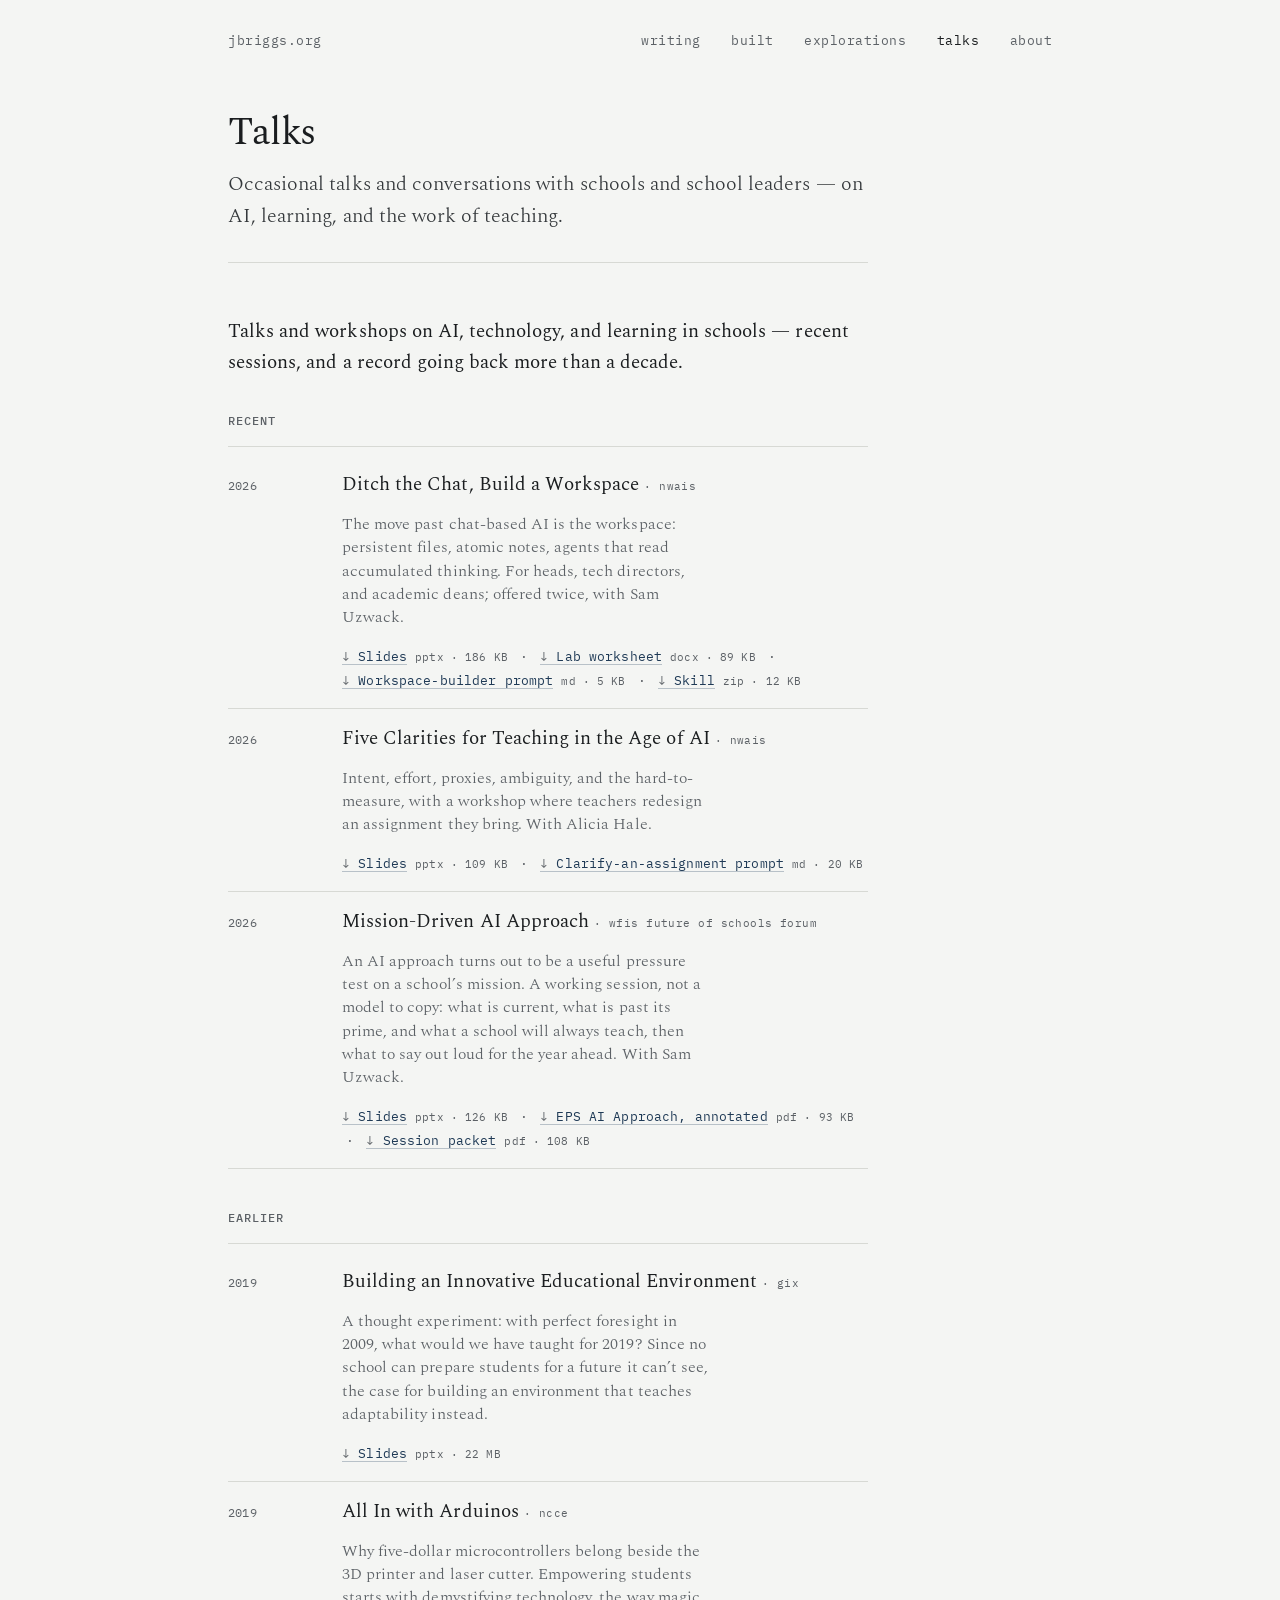
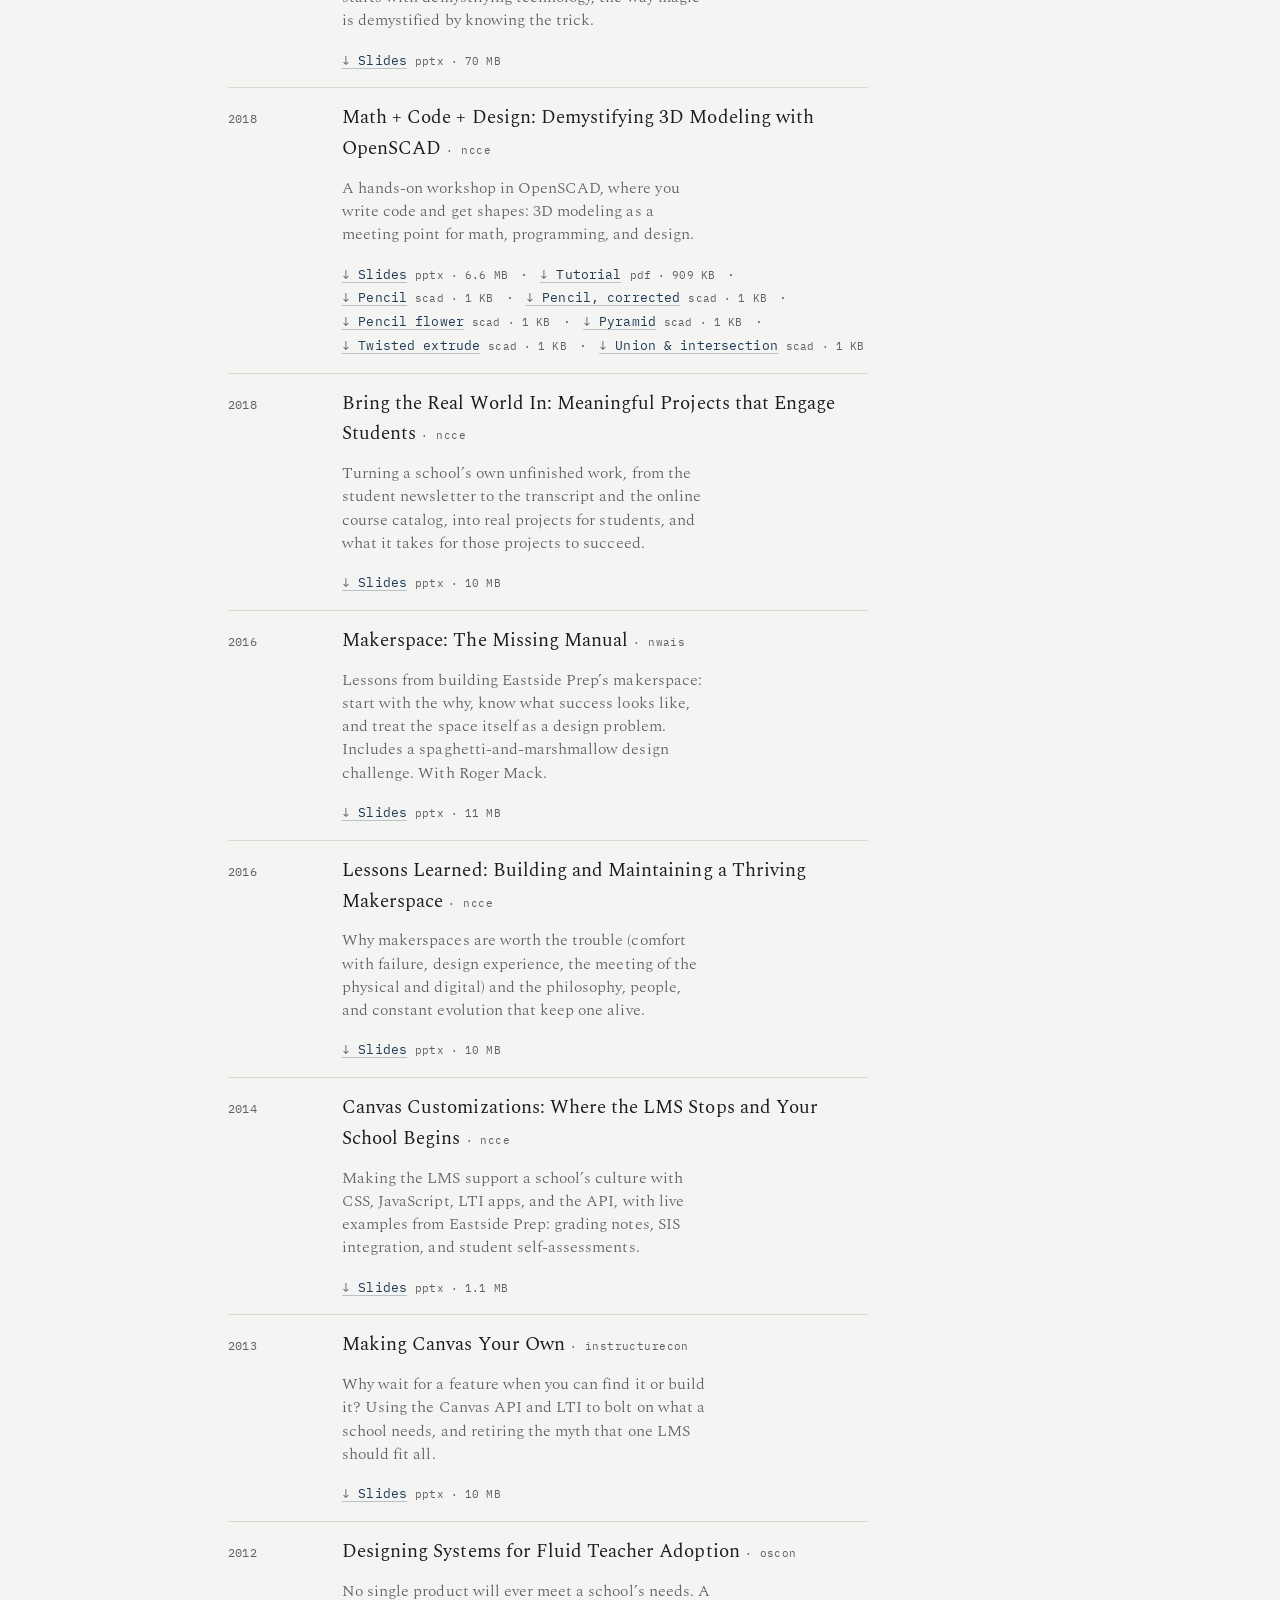
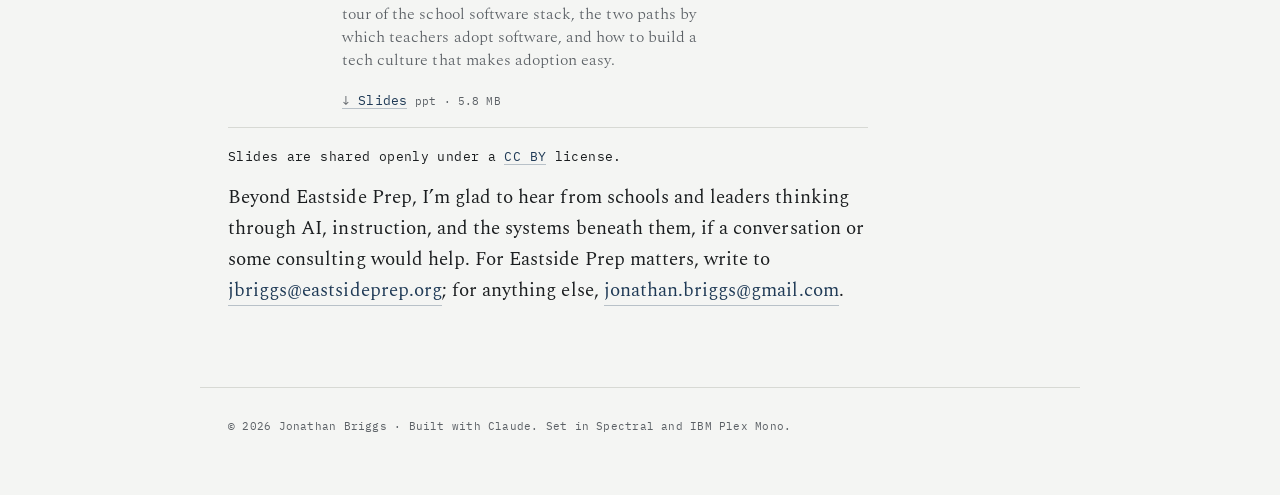
<file: docs/talks.html>
<!DOCTYPE html>
<html lang="en">
<head>
<meta charset="utf-8">
<meta name="viewport" content="width=device-width, initial-scale=1">
<title>Talks — Jonathan Briggs</title>
<meta name="description" content="Occasional talks and conversations with schools and school leaders on AI, learning, and the work of teaching.">
<link rel="icon" href="favicon.svg" type="image/svg+xml">
<link rel="preconnect" href="https://fonts.googleapis.com">
<link rel="preconnect" href="https://fonts.gstatic.com" crossorigin>
<link href="https://fonts.googleapis.com/css2?family=Spectral:ital,wght@0,300;0,400;0,500;0,600;1,400&family=IBM+Plex+Mono:wght@400;500&display=swap" rel="stylesheet">
<link rel="stylesheet" href="styles.css">
</head>
<body>
<a class="skip" href="#main">Skip to content</a>

<div class="wrap">
  <div class="top">
    <a class="site" href="index.html">jbriggs.org</a>
    <nav aria-label="Primary">
      <a href="writing.html">Writing</a>
      <a href="built.html">Built</a>
      <a href="explorations.html">Explorations</a>
      <a href="talks.html" aria-current="page">Talks</a>
      <a href="about.html">About</a>
    </nav>
  </div>

  <header class="masthead page">
    <h1>Talks</h1>
    <p class="standfirst">Occasional talks and conversations with schools and school leaders — on AI, learning, and the work of teaching.</p>
  </header>

  <main id="main">
    <article class="article">
      <p style="margin-top:8px;">Talks and workshops on AI, technology, and learning in schools — recent sessions, and a record going back more than a decade.</p>

      <p class="eyebrow" style="margin-top:34px;">Recent</p>
      <div class="entries">
        <div class="entry">
          <span class="when">2026</span>
          <div class="t">Ditch the Chat, Build a Workspace <span class="kicker">· NWAIS</span></div>
          <p class="desc">The move past chat-based AI is the workspace: persistent files, atomic notes, agents that read accumulated thinking. For heads, tech directors, and academic deans; offered twice, with Sam Uzwack.</p>
          <p class="files"><span class="file"><a href="files/talks/2026-nwais-ditch-the-chat.pptx" download>Slides</a> <span class="meta">pptx · 186 KB</span></span> <span class="sep">·</span> <span class="file"><a href="files/talks/2026-ditch-the-chat-lab-worksheet.docx" download>Lab worksheet</a> <span class="meta">docx · 89 KB</span></span> <span class="sep">·</span> <span class="file"><a href="files/talks/2026-ditch-the-chat-workspace-builder-prompt.md" download>Workspace-builder prompt</a> <span class="meta">md · 5 KB</span></span> <span class="sep">·</span> <span class="file"><a href="files/talks/2026-ditch-the-chat-workspace-builder-skill.zip" download>Skill</a> <span class="meta">zip · 12 KB</span></span></p>
        </div>
        <div class="entry">
          <span class="when">2026</span>
          <div class="t">Five Clarities for Teaching in the Age of AI <span class="kicker">· NWAIS</span></div>
          <p class="desc">Intent, effort, proxies, ambiguity, and the hard-to-measure, with a workshop where teachers redesign an assignment they bring. With Alicia Hale.</p>
          <p class="files"><span class="file"><a href="files/talks/2026-nwais-five-clarities.pptx" download>Slides</a> <span class="meta">pptx · 109 KB</span></span> <span class="sep">·</span> <span class="file"><a href="files/talks/2026-five-clarities-clarify-assignment-prompt.md" download>Clarify-an-assignment prompt</a> <span class="meta">md · 20 KB</span></span></p>
        </div>
        <div class="entry">
          <span class="when">2026</span>
          <div class="t">Mission-Driven AI Approach <span class="kicker">· WFIS Future of Schools Forum</span></div>
          <p class="desc">An AI approach turns out to be a useful pressure test on a school’s mission. A working session, not a model to copy: what is current, what is past its prime, and what a school will always teach, then what to say out loud for the year ahead. With Sam Uzwack.</p>
          <p class="files"><span class="file"><a href="files/talks/2026-wfis-mission-driven-ai-approach.pptx" download>Slides</a> <span class="meta">pptx · 126 KB</span></span> <span class="sep">·</span> <span class="file"><a href="files/talks/2026-wfis-eps-ai-approach-annotated.pdf" download>EPS AI Approach, annotated</a> <span class="meta">pdf · 93 KB</span></span> <span class="sep">·</span> <span class="file"><a href="files/talks/2026-wfis-mission-driven-ai-packet.pdf" download>Session packet</a> <span class="meta">pdf · 108 KB</span></span></p>
        </div>
      </div>

      <p class="eyebrow" style="margin-top:40px;">Earlier</p>
      <div class="entries">
        <div class="entry">
          <span class="when">2019</span>
          <div class="t">Building an Innovative Educational Environment <span class="kicker">· GIX</span></div>
          <p class="desc">A thought experiment: with perfect foresight in 2009, what would we have taught for 2019? Since no school can prepare students for a future it can’t see, the case for building an environment that teaches adaptability instead.</p>
          <p class="files"><span class="file"><a href="files/talks/2019-gix-innovation-environment.pptx" download>Slides</a> <span class="meta">pptx · 22 MB</span></span></p>
        </div>
        <div class="entry">
          <span class="when">2019</span>
          <div class="t">All In with Arduinos <span class="kicker">· NCCE</span></div>
          <p class="desc">Why five-dollar microcontrollers belong beside the 3D printer and laser cutter. Empowering students starts with demystifying technology, the way magic is demystified by knowing the trick.</p>
          <p class="files"><span class="file"><a href="files/talks/2019-ncce-all-in-with-arduinos.pptx" download>Slides</a> <span class="meta">pptx · 70 MB</span></span></p>
        </div>
        <div class="entry">
          <span class="when">2018</span>
          <div class="t">Math + Code + Design: Demystifying 3D Modeling with OpenSCAD <span class="kicker">· NCCE</span></div>
          <p class="desc">A hands-on workshop in OpenSCAD, where you write code and get shapes: 3D modeling as a meeting point for math, programming, and design.</p>
          <p class="files"><span class="file"><a href="files/talks/2018-ncce-math-code-design.pptx" download>Slides</a> <span class="meta">pptx · 6.6 MB</span></span> <span class="sep">·</span> <span class="file"><a href="files/talks/openscad/openscad-tutorial.pdf" download>Tutorial</a> <span class="meta">pdf · 909 KB</span></span> <span class="sep">·</span> <span class="file"><a href="files/talks/openscad/pencil_simple.scad" download>Pencil</a> <span class="meta">scad · 1 KB</span></span> <span class="sep">·</span> <span class="file"><a href="files/talks/openscad/pencil_correct.scad" download>Pencil, corrected</a> <span class="meta">scad · 1 KB</span></span> <span class="sep">·</span> <span class="file"><a href="files/talks/openscad/pencil_flower.scad" download>Pencil flower</a> <span class="meta">scad · 1 KB</span></span> <span class="sep">·</span> <span class="file"><a href="files/talks/openscad/pyramid-demo.scad" download>Pyramid</a> <span class="meta">scad · 1 KB</span></span> <span class="sep">·</span> <span class="file"><a href="files/talks/openscad/twisted_extrude.scad" download>Twisted extrude</a> <span class="meta">scad · 1 KB</span></span> <span class="sep">·</span> <span class="file"><a href="files/talks/openscad/union_intersection.scad" download>Union & intersection</a> <span class="meta">scad · 1 KB</span></span></p>
        </div>
        <div class="entry">
          <span class="when">2018</span>
          <div class="t">Bring the Real World In: Meaningful Projects that Engage Students <span class="kicker">· NCCE</span></div>
          <p class="desc">Turning a school’s own unfinished work, from the student newsletter to the transcript and the online course catalog, into real projects for students, and what it takes for those projects to succeed.</p>
          <p class="files"><span class="file"><a href="files/talks/2018-ncce-bring-the-real-world-in.pptx" download>Slides</a> <span class="meta">pptx · 10 MB</span></span></p>
        </div>
        <div class="entry">
          <span class="when">2016</span>
          <div class="t">Makerspace: The Missing Manual <span class="kicker">· NWAIS</span></div>
          <p class="desc">Lessons from building Eastside Prep’s makerspace: start with the why, know what success looks like, and treat the space itself as a design problem. Includes a spaghetti-and-marshmallow design challenge. With Roger Mack.</p>
          <p class="files"><span class="file"><a href="files/talks/2016-nwais-makerspace-missing-manual.pptx" download>Slides</a> <span class="meta">pptx · 11 MB</span></span></p>
        </div>
        <div class="entry">
          <span class="when">2016</span>
          <div class="t">Lessons Learned: Building and Maintaining a Thriving Makerspace <span class="kicker">· NCCE</span></div>
          <p class="desc">Why makerspaces are worth the trouble (comfort with failure, design experience, the meeting of the physical and digital) and the philosophy, people, and constant evolution that keep one alive.</p>
          <p class="files"><span class="file"><a href="files/talks/2016-ncce-makerspace.pptx" download>Slides</a> <span class="meta">pptx · 10 MB</span></span></p>
        </div>
        <div class="entry">
          <span class="when">2014</span>
          <div class="t">Canvas Customizations: Where the LMS Stops and Your School Begins <span class="kicker">· NCCE</span></div>
          <p class="desc">Making the LMS support a school’s culture with CSS, JavaScript, LTI apps, and the API, with live examples from Eastside Prep: grading notes, SIS integration, and student self-assessments.</p>
          <p class="files"><span class="file"><a href="files/talks/2014-ncce-canvas-customizations.pptx" download>Slides</a> <span class="meta">pptx · 1.1 MB</span></span></p>
        </div>
        <div class="entry">
          <span class="when">2013</span>
          <div class="t">Making Canvas Your Own <span class="kicker">· InstructureCon</span></div>
          <p class="desc">Why wait for a feature when you can find it or build it? Using the Canvas API and LTI to bolt on what a school needs, and retiring the myth that one LMS should fit all.</p>
          <p class="files"><span class="file"><a href="files/talks/2013-instructurecon-making-canvas-your-own.pptx" download>Slides</a> <span class="meta">pptx · 10 MB</span></span></p>
        </div>
        <div class="entry">
          <span class="when">2012</span>
          <div class="t">Designing Systems for Fluid Teacher Adoption <span class="kicker">· OSCON</span></div>
          <p class="desc">No single product will ever meet a school’s needs. A tour of the school software stack, the two paths by which teachers adopt software, and how to build a tech culture that makes adoption easy.</p>
          <p class="files"><span class="file"><a href="files/talks/2012-oscon-fluid-teacher-adoption.ppt" download>Slides</a> <span class="meta">ppt · 5.8 MB</span></span></p>
        </div>
      </div>
      <p class="more" style="margin-top:18px;">Slides are shared openly under a <a href="https://creativecommons.org/licenses/by/4.0/" target="_blank" rel="noopener">CC&nbsp;BY</a> license.</p>
      <p>Beyond Eastside Prep, I’m glad to hear from schools and leaders thinking through AI, instruction, and the systems beneath them, if a conversation or some consulting would help. For Eastside Prep matters, write to <a href="mailto:jbriggs@eastsideprep.org">jbriggs@eastsideprep.org</a>; for anything else, <a href="mailto:jonathan.briggs@gmail.com">jonathan.briggs@gmail.com</a>.</p>
    </article>
  </main>
</div>

<footer>
  <p class="colophon">
    © <span id="year">2026</span> Jonathan Briggs · Built with Claude. Set in Spectral and IBM Plex Mono.
  </p>
</footer>

<script src="scripts.js"></script>
</body>
</html>
</file>
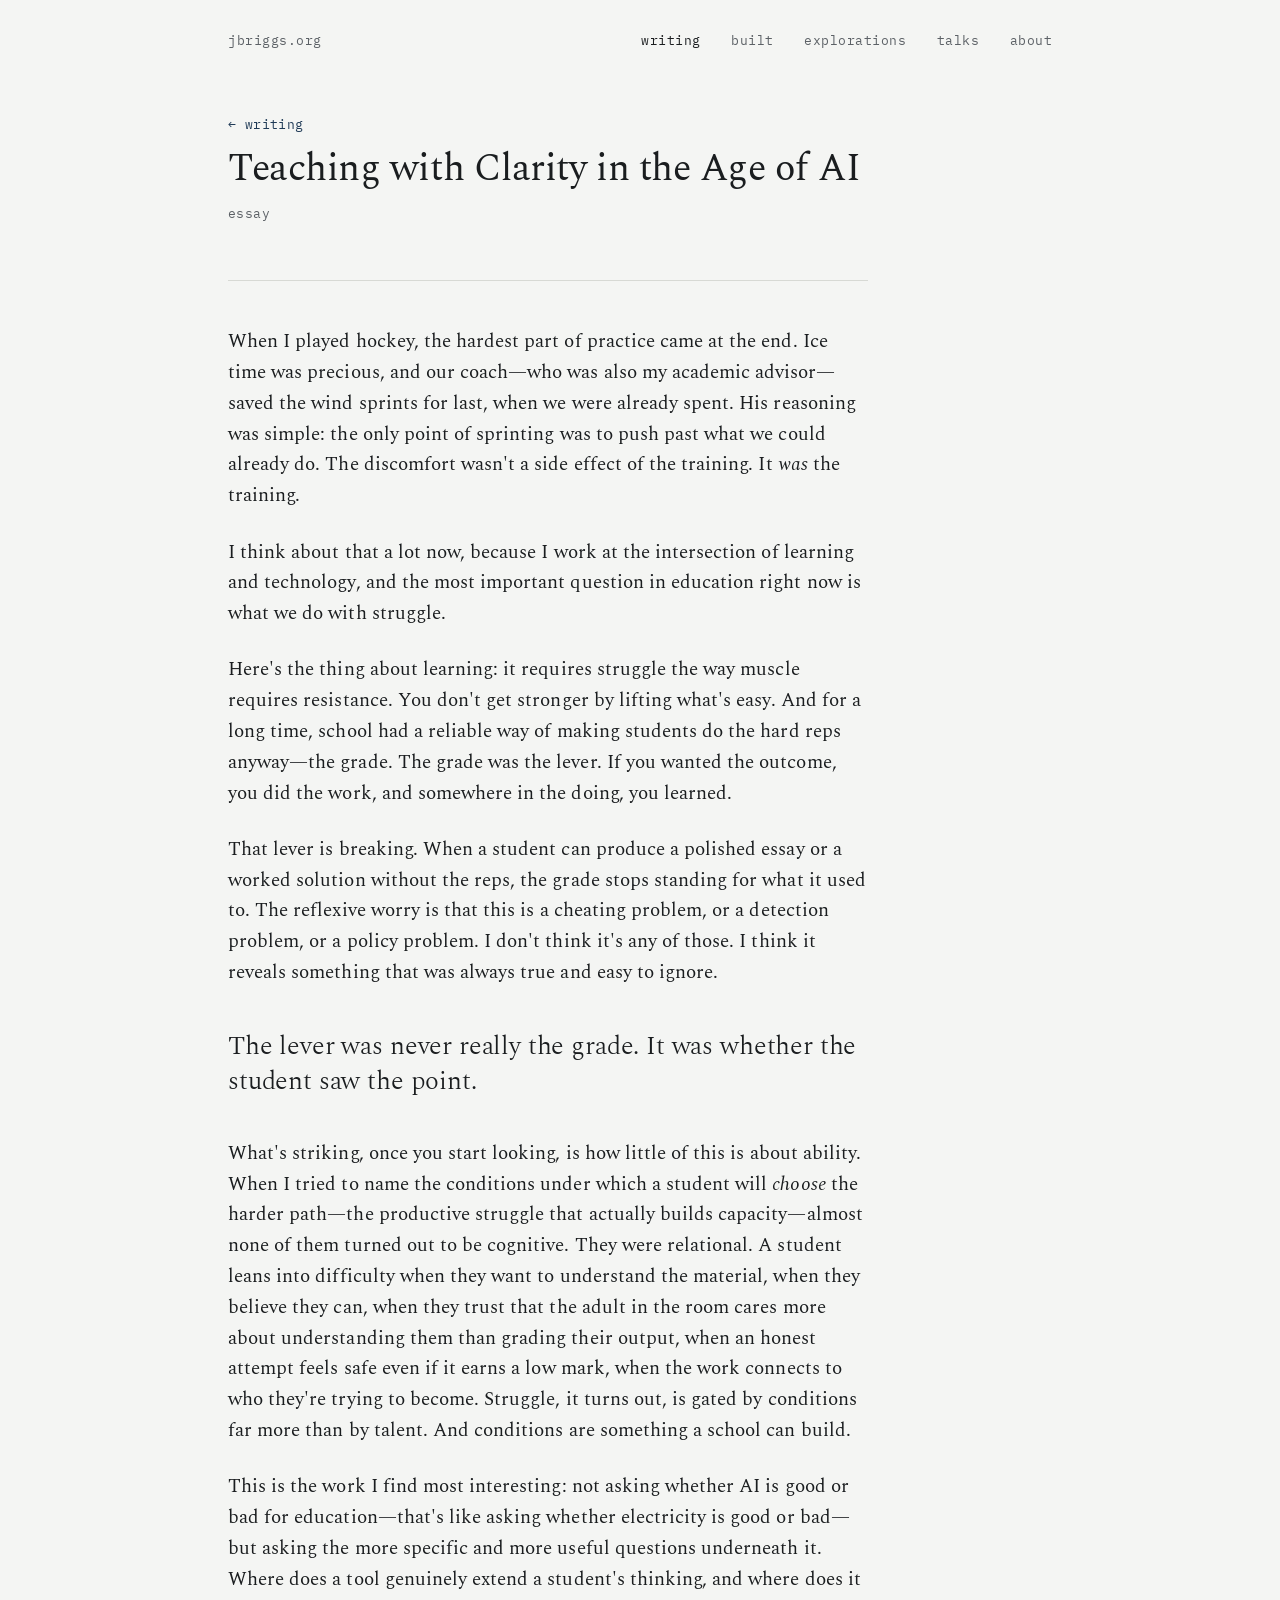
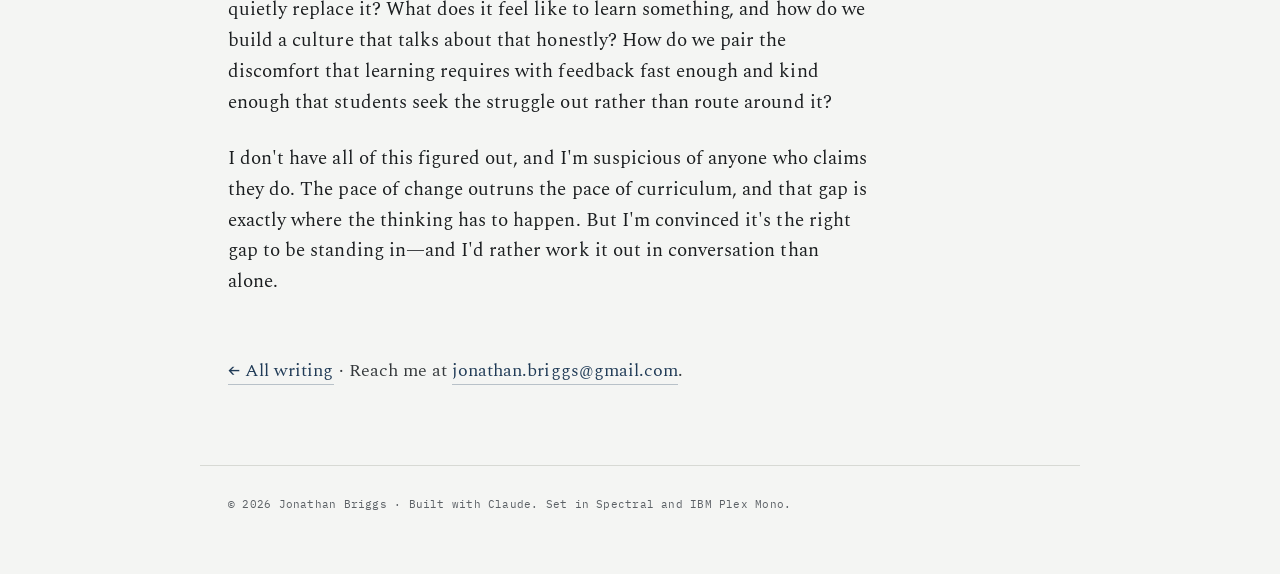
<file: docs/teaching-with-clarity.html>
<!DOCTYPE html>
<html lang="en">
<head>
<meta charset="utf-8">
<meta name="viewport" content="width=device-width, initial-scale=1">
<title>Teaching with Clarity in the Age of AI — Jonathan Briggs</title>
<meta name="description" content="Learning requires struggle the way muscle requires resistance. The grade used to be the lever that made students do the hard reps. That lever is breaking — and what it reveals was always true.">
<link rel="icon" href="favicon.svg" type="image/svg+xml">
<link rel="preconnect" href="https://fonts.googleapis.com">
<link rel="preconnect" href="https://fonts.gstatic.com" crossorigin>
<link href="https://fonts.googleapis.com/css2?family=Spectral:ital,wght@0,300;0,400;0,500;0,600;1,400&family=IBM+Plex+Mono:wght@400;500&display=swap" rel="stylesheet">
<link rel="stylesheet" href="styles.css">
</head>
<body>
<a class="skip" href="#main">Skip to content</a>

<div class="wrap">
  <div class="top">
    <a class="site" href="index.html">jbriggs.org</a>
    <nav aria-label="Primary">
      <a href="writing.html" aria-current="page">Writing</a>
      <a href="built.html">Built</a>
      <a href="explorations.html">Explorations</a>
      <a href="talks.html">Talks</a>
      <a href="about.html">About</a>
    </nav>
  </div>

  <header class="masthead page">
    <p class="roles" style="margin-bottom:14px;"><a href="writing.html" style="border:none;">← writing</a></p>
    <h1>Teaching with Clarity in the Age of AI</h1>
    <p class="roles">essay</p>
  </header>

  <main id="main">
    <article class="article">

      <p class="reveal">When I played hockey, the hardest part of practice came at the end. Ice time was precious, and our coach—who was also my academic advisor—saved the wind sprints for last, when we were already spent. His reasoning was simple: the only point of sprinting was to push past what we could already do. The discomfort wasn't a side effect of the training. It <em>was</em> the training.</p>

      <p class="reveal">I think about that a lot now, because I work at the intersection of learning and technology, and the most important question in education right now is what we do with struggle.</p>

      <p class="reveal">Here's the thing about learning: it requires struggle the way muscle requires resistance. You don't get stronger by lifting what's easy. And for a long time, school had a reliable way of making students do the hard reps anyway—the grade. The grade was the lever. If you wanted the outcome, you did the work, and somewhere in the doing, you learned.</p>

      <p class="reveal">That lever is breaking. When a student can produce a polished essay or a worked solution without the reps, the grade stops standing for what it used to. The reflexive worry is that this is a cheating problem, or a detection problem, or a policy problem. I don't think it's any of those. I think it reveals something that was always true and easy to ignore.</p>

      <blockquote class="reveal">The lever was never really the grade. It was whether the student saw the point.</blockquote>

      <p class="reveal">What's striking, once you start looking, is how little of this is about ability. When I tried to name the conditions under which a student will <em>choose</em> the harder path—the productive struggle that actually builds capacity—almost none of them turned out to be cognitive. They were relational. A student leans into difficulty when they want to understand the material, when they believe they can, when they trust that the adult in the room cares more about understanding them than grading their output, when an honest attempt feels safe even if it earns a low mark, when the work connects to who they're trying to become. Struggle, it turns out, is gated by conditions far more than by talent. And conditions are something a school can build.</p>

      <p class="reveal">This is the work I find most interesting: not asking whether AI is good or bad for education—that's like asking whether electricity is good or bad—but asking the more specific and more useful questions underneath it. Where does a tool genuinely extend a student's thinking, and where does it quietly replace it? What does it feel like to learn something, and how do we build a culture that talks about that honestly? How do we pair the discomfort that learning requires with feedback fast enough and kind enough that students seek the struggle out rather than route around it?</p>

      <p class="reveal">I don't have all of this figured out, and I'm suspicious of anyone who claims they do. The pace of change outruns the pace of curriculum, and that gap is exactly where the thinking has to happen. But I'm convinced it's the right gap to be standing in—and I'd rather work it out in conversation than alone.</p>

    </article>

    <p class="contact reveal">
      <a href="writing.html">← All writing</a> · Reach me at <a href="mailto:jonathan.briggs@gmail.com">jonathan.briggs@gmail.com</a>.
    </p>
  </main>
</div>

<footer>
  <p class="colophon">
    © <span id="year">2026</span> Jonathan Briggs · Built with Claude. Set in Spectral and IBM Plex Mono.
  </p>
</footer>

<script src="scripts.js"></script>
</body>
</html>
</file>
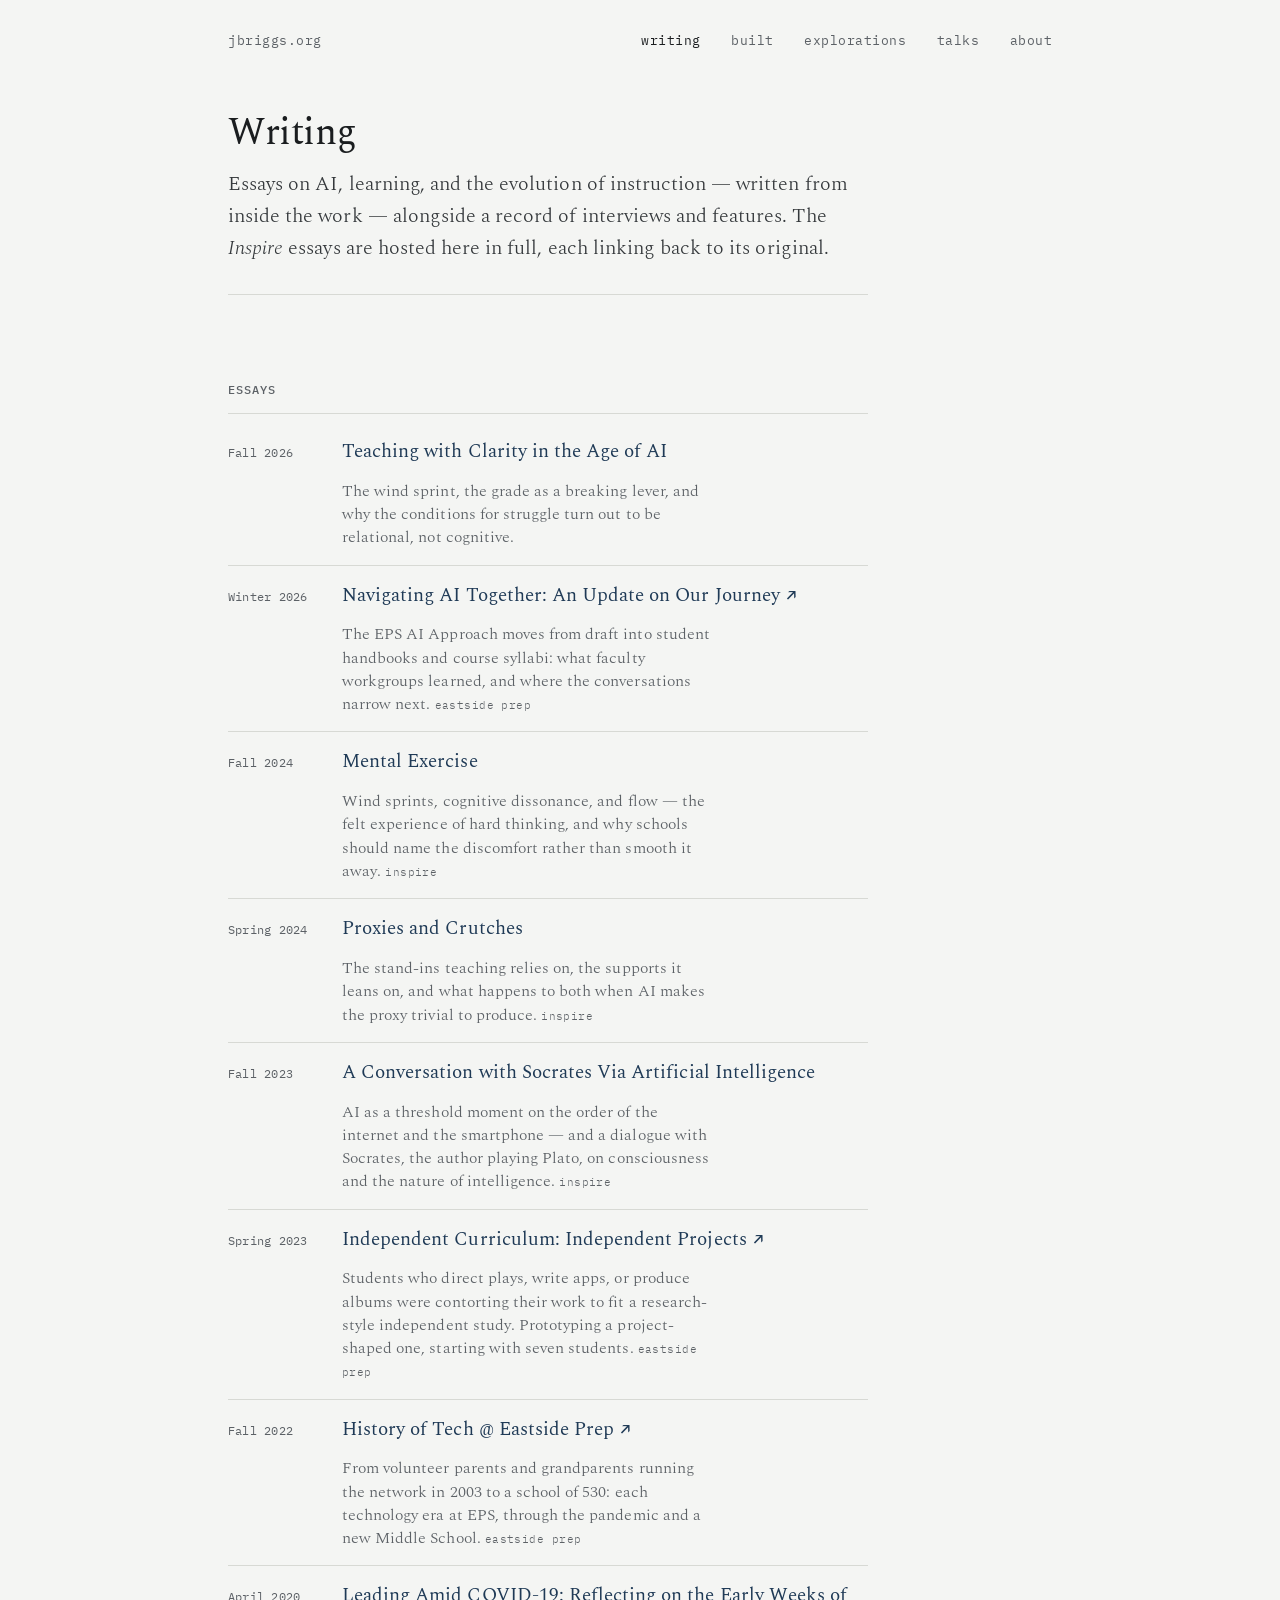
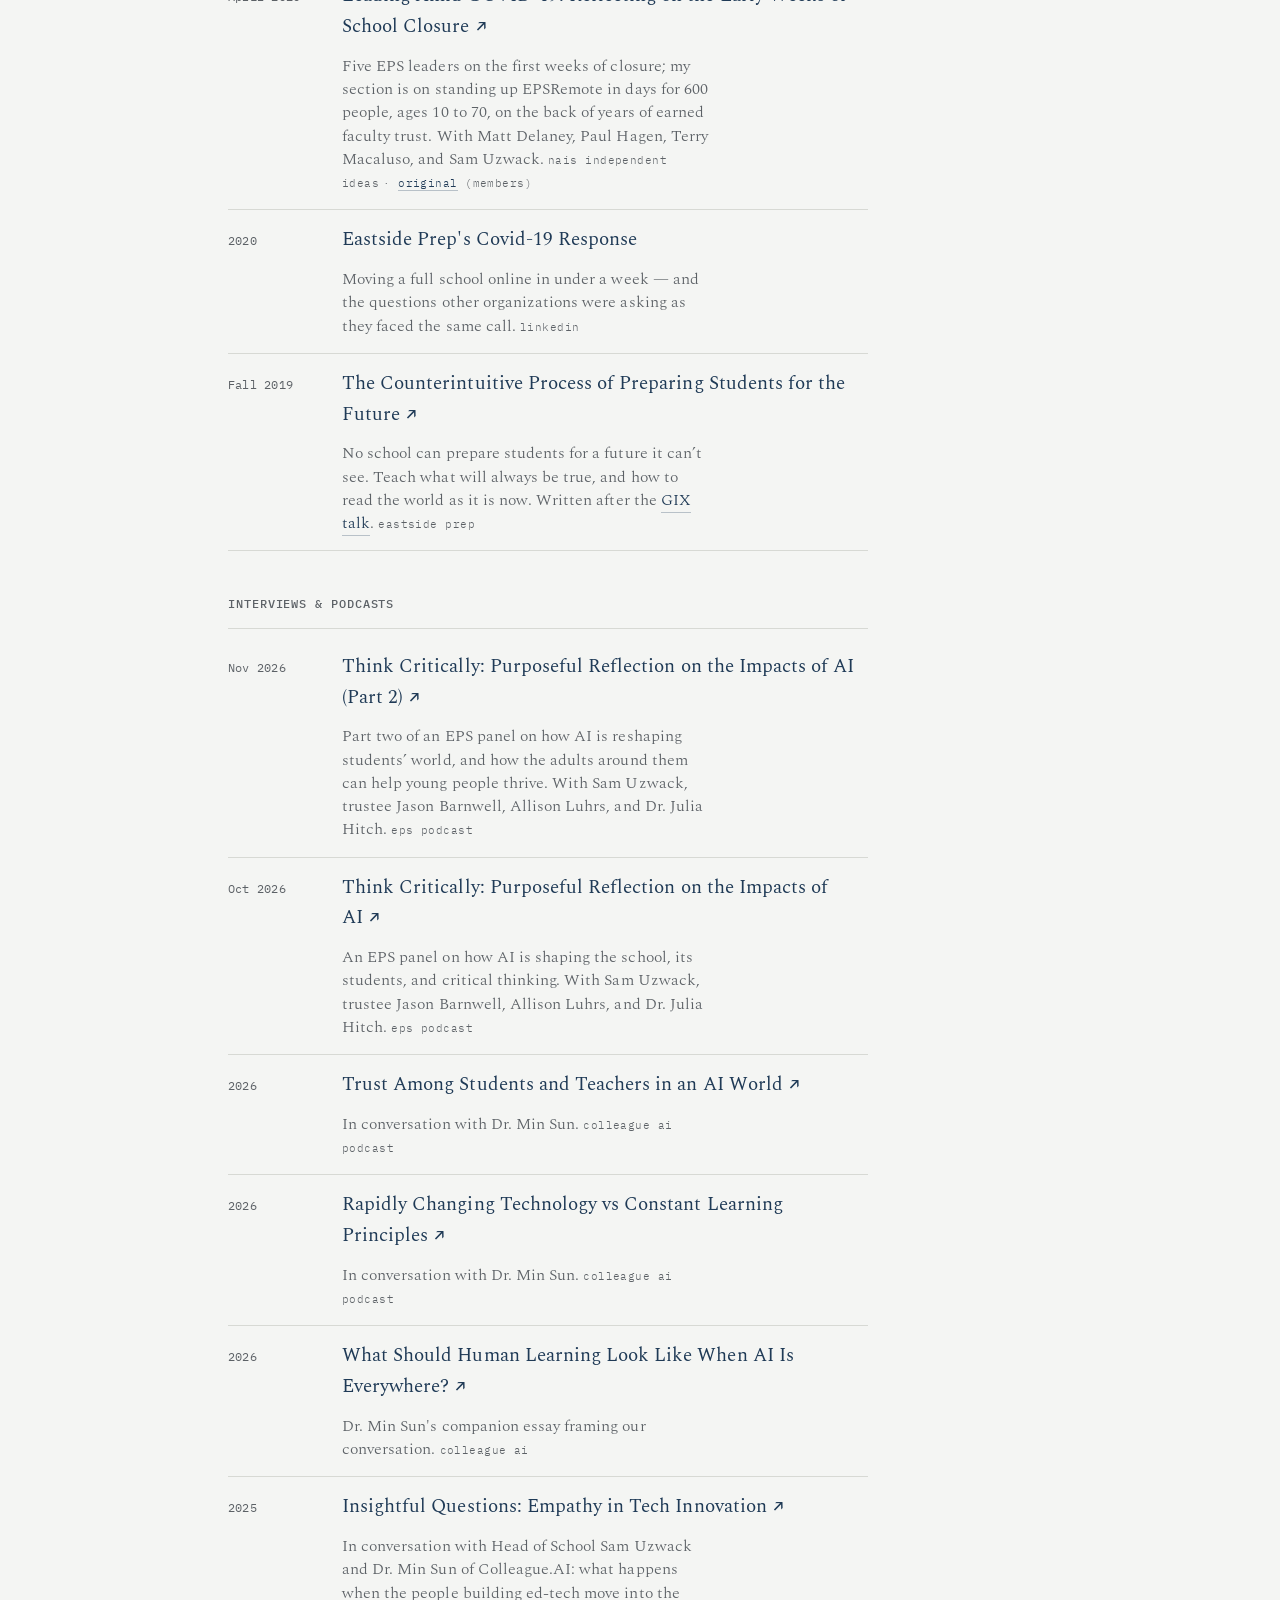
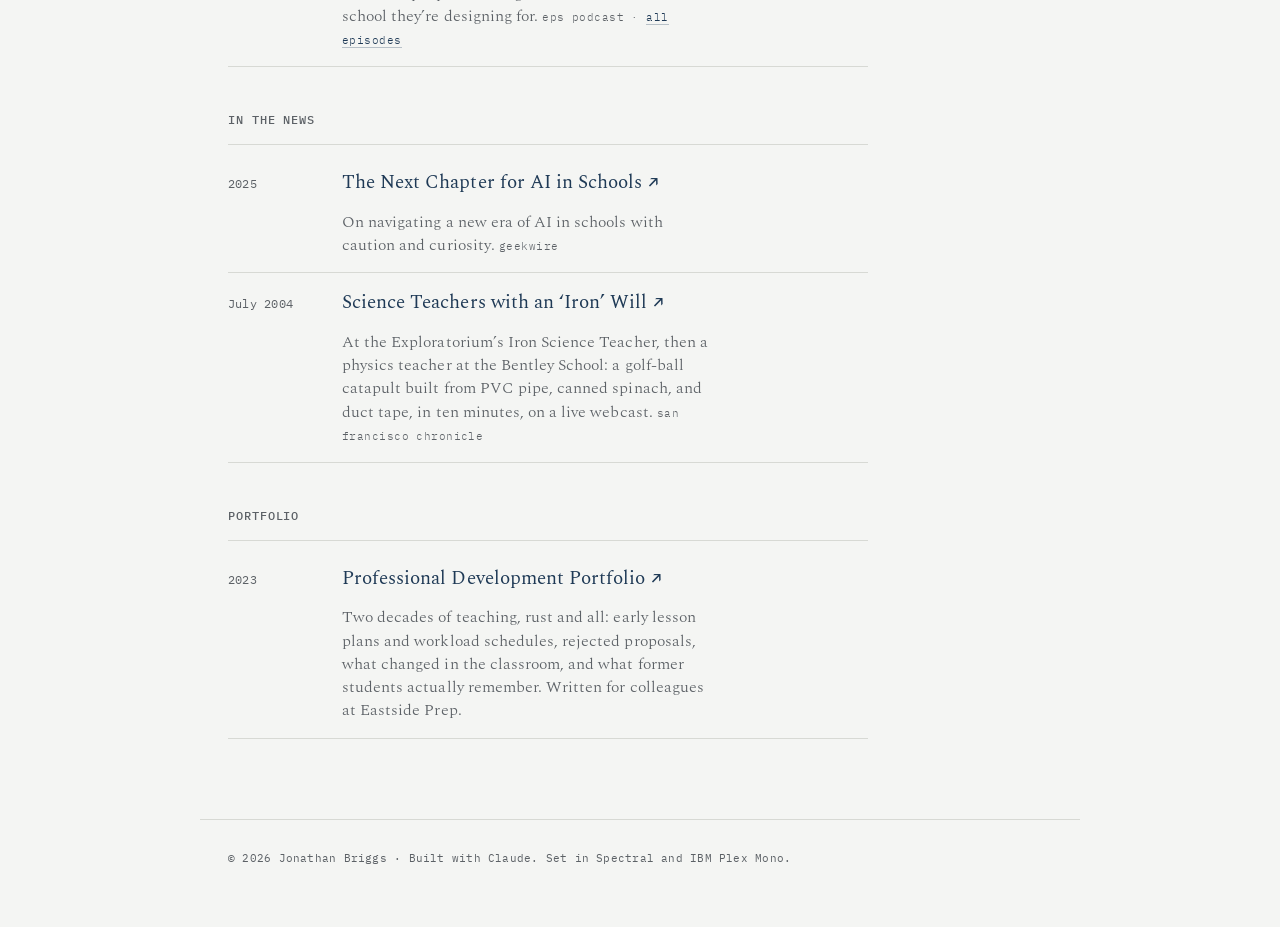
<file: docs/writing.html>
<!DOCTYPE html>
<html lang="en">
<head>
<meta charset="utf-8">
<meta name="viewport" content="width=device-width, initial-scale=1">
<title>Writing — Jonathan Briggs</title>
<meta name="description" content="Essays and field notes on AI, learning, and the evolution of instruction by Jonathan Briggs.">
<link rel="icon" href="favicon.svg" type="image/svg+xml">
<link rel="preconnect" href="https://fonts.googleapis.com">
<link rel="preconnect" href="https://fonts.gstatic.com" crossorigin>
<link href="https://fonts.googleapis.com/css2?family=Spectral:ital,wght@0,300;0,400;0,500;0,600;1,400&family=IBM+Plex+Mono:wght@400;500&display=swap" rel="stylesheet">
<link rel="stylesheet" href="styles.css">
</head>
<body>
<a class="skip" href="#main">Skip to content</a>

<div class="wrap">
  <div class="top">
    <a class="site" href="index.html">jbriggs.org</a>
    <nav aria-label="Primary">
      <a href="writing.html" aria-current="page">Writing</a>
      <a href="built.html">Built</a>
      <a href="explorations.html">Explorations</a>
      <a href="talks.html">Talks</a>
      <a href="about.html">About</a>
    </nav>
  </div>

  <header class="masthead page">
    <h1>Writing</h1>
    <p class="standfirst">Essays on AI, learning, and the evolution of instruction — written from inside the work — alongside a record of interviews and features. The <em>Inspire</em> essays are hosted here in full, each linking back to its original.</p>
  </header>

  <main id="main">
    <section class="block" style="margin-top:40px;">
      <p class="eyebrow">Essays</p>
      <div class="entries">
        <div class="entry">
          <span class="when">Fall 2026</span>
          <div class="t"><a href="teaching-with-clarity.html">Teaching with Clarity in the Age of AI</a></div>
          <p class="desc">The wind sprint, the grade as a breaking lever, and why the conditions for struggle turn out to be relational, not cognitive.</p>
        </div>
        <div class="entry">
          <span class="when">Winter 2026</span>
          <div class="t"><a href="https://www.eastsideprep.org/insight-navigating-ai-together-an-update-on-our-journey/" target="_blank" rel="noopener">Navigating AI Together: An Update on Our Journey&nbsp;↗</a></div>
          <p class="desc">The EPS AI Approach moves from draft into student handbooks and course syllabi: what faculty workgroups learned, and where the conversations narrow next. <span class="kicker">Eastside Prep</span></p>
        </div>
        <div class="entry">
          <span class="when">Fall 2024</span>
          <div class="t"><a href="mental-exercise.html">Mental Exercise</a></div>
          <p class="desc">Wind sprints, cognitive dissonance, and flow — the felt experience of hard thinking, and why schools should name the discomfort rather than smooth it away. <span class="kicker">Inspire</span></p>
        </div>
        <div class="entry">
          <span class="when">Spring 2024</span>
          <div class="t"><a href="proxies-and-crutches.html">Proxies and Crutches</a></div>
          <p class="desc">The stand-ins teaching relies on, the supports it leans on, and what happens to both when AI makes the proxy trivial to produce. <span class="kicker">Inspire</span></p>
        </div>
        <div class="entry">
          <span class="when">Fall 2023</span>
          <div class="t"><a href="a-conversation-with-socrates.html">A Conversation with Socrates Via Artificial Intelligence</a></div>
          <p class="desc">AI as a threshold moment on the order of the internet and the smartphone — and a dialogue with Socrates, the author playing Plato, on consciousness and the nature of intelligence. <span class="kicker">Inspire</span></p>
        </div>
        <div class="entry">
          <span class="when">Spring 2023</span>
          <div class="t"><a href="https://www.eastsideprep.org/independent-curriculum-independent-projects/" target="_blank" rel="noopener">Independent Curriculum: Independent Projects&nbsp;↗</a></div>
          <p class="desc">Students who direct plays, write apps, or produce albums were contorting their work to fit a research-style independent study. Prototyping a project-shaped one, starting with seven students. <span class="kicker">Eastside Prep</span></p>
        </div>
        <div class="entry">
          <span class="when">Fall 2022</span>
          <div class="t"><a href="https://www.eastsideprep.org/history-of-tech-eastside-prep/" target="_blank" rel="noopener">History of Tech @ Eastside Prep&nbsp;↗</a></div>
          <p class="desc">From volunteer parents and grandparents running the network in 2003 to a school of 530: each technology era at EPS, through the pandemic and a new Middle School. <span class="kicker">Eastside Prep</span></p>
        </div>
        <div class="entry">
          <span class="when">April 2020</span>
          <div class="t"><a href="https://www.eastsideprep.org/leading-amid-covid-19-reflecting-on-the-early-weeks-of-school-closure/" target="_blank" rel="noopener">Leading Amid COVID-19: Reflecting on the Early Weeks of School Closure&nbsp;↗</a></div>
          <p class="desc">Five EPS leaders on the first weeks of closure; my section is on standing up EPSRemote in days for 600 people, ages 10 to 70, on the back of years of earned faculty trust. With Matt Delaney, Paul Hagen, Terry Macaluso, and Sam Uzwack. <span class="kicker">NAIS Independent Ideas</span> <span class="kicker">· <a href="https://www.nais.org/resource-center/independent-ideas/april-2020/leading-amid-covid-19-reflecting-on-the-early-weeks-of-school-closure" target="_blank" rel="noopener">original</a> (members)</span></p>
        </div>
        <div class="entry">
          <span class="when">2020</span>
          <div class="t"><a href="covid-19-response.html">Eastside Prep's Covid-19 Response</a></div>
          <p class="desc">Moving a full school online in under a week — and the questions other organizations were asking as they faced the same call. <span class="kicker">LinkedIn</span></p>
        </div>
        <div class="entry">
          <span class="when">Fall 2019</span>
          <div class="t"><a href="https://www.eastsideprep.org/insight-the-counter-intuitive-process-of-preparing-students-for-the-future/" target="_blank" rel="noopener">The Counterintuitive Process of Preparing Students for the Future&nbsp;↗</a></div>
          <p class="desc">No school can prepare students for a future it can’t see. Teach what will always be true, and how to read the world as it is now. Written after the <a href="talks.html">GIX talk</a>. <span class="kicker">Eastside Prep</span></p>
        </div>
      </div>

      <p class="eyebrow" style="margin-top:44px;">Interviews &amp; podcasts</p>
      <div class="entries">
        <div class="entry">
          <span class="when">Nov 2026</span>
          <div class="t"><a href="https://podcasts.apple.com/us/podcast/think-critically-purposeful-reflection-on-the-impacts/id1709371894?i=1000800318912" target="_blank" rel="noopener">Think Critically: Purposeful Reflection on the Impacts of AI (Part 2)&nbsp;↗</a></div>
          <p class="desc">Part two of an EPS panel on how AI is reshaping students’ world, and how the adults around them can help young people thrive. With Sam Uzwack, trustee Jason Barnwell, Allison Luhrs, and Dr. Julia Hitch. <span class="kicker">EPS podcast</span></p>
        </div>
        <div class="entry">
          <span class="when">Oct 2026</span>
          <div class="t"><a href="https://podcasts.apple.com/us/podcast/think-critically-purposeful-reflection-on-the-impacts/id1709371894?i=1000798970577" target="_blank" rel="noopener">Think Critically: Purposeful Reflection on the Impacts of AI&nbsp;↗</a></div>
          <p class="desc">An EPS panel on how AI is shaping the school, its students, and critical thinking. With Sam Uzwack, trustee Jason Barnwell, Allison Luhrs, and Dr. Julia Hitch. <span class="kicker">EPS podcast</span></p>
        </div>
        <div class="entry">
          <span class="when">2026</span>
          <div class="t"><a href="https://www.colleague.ai/podcast-snippets-trust-among-students-and-teachers-in-an-ai-world/" target="_blank" rel="noopener">Trust Among Students and Teachers in an AI World&nbsp;↗</a></div>
          <p class="desc">In conversation with Dr. Min Sun. <span class="kicker">Colleague AI podcast</span></p>
        </div>
        <div class="entry">
          <span class="when">2026</span>
          <div class="t"><a href="https://www.colleague.ai/podcast-snippets-rapidly-changing-technology-vs-constant-learning-principles/" target="_blank" rel="noopener">Rapidly Changing Technology vs Constant Learning Principles&nbsp;↗</a></div>
          <p class="desc">In conversation with Dr. Min Sun. <span class="kicker">Colleague AI podcast</span></p>
        </div>
        <div class="entry">
          <span class="when">2026</span>
          <div class="t"><a href="https://www.colleague.ai/what-should-human-learning-look-like-when-artificial-intelligence-is-everywhere/" target="_blank" rel="noopener">What Should Human Learning Look Like When AI Is Everywhere?&nbsp;↗</a></div>
          <p class="desc">Dr. Min Sun's companion essay framing our conversation. <span class="kicker">Colleague AI</span></p>
        </div>
        <div class="entry">
          <span class="when">2025</span>
          <div class="t"><a href="https://www.eastsideprep.org/405176-2/" target="_blank" rel="noopener">Insightful Questions: Empathy in Tech Innovation&nbsp;↗</a></div>
          <p class="desc">In conversation with Head of School Sam Uzwack and Dr. Min Sun of Colleague.AI: what happens when the people building ed-tech move into the school they’re designing for. <span class="kicker">EPS podcast · <a href="https://insightful-questions.castos.com/" target="_blank" rel="noopener">all episodes</a></span></p>
        </div>
      </div>

      <p class="eyebrow" style="margin-top:44px;">In the news</p>
      <div class="entries">
        <div class="entry">
          <span class="when">2025</span>
          <div class="t"><a href="https://www.geekwire.com/2025/the-next-chapter-for-ai-in-schools-navigating-a-new-era-with-caution-and-curiosity/" target="_blank" rel="noopener">The Next Chapter for AI in Schools&nbsp;↗</a></div>
          <p class="desc">On navigating a new era of AI in schools with caution and curiosity. <span class="kicker">GeekWire</span></p>
        </div>
        <div class="entry">
          <span class="when">July 2004</span>
          <div class="t"><a href="https://www.sfgate.com/education/article/san-francisco-science-teachers-with-an-iron-2742305.php" target="_blank" rel="noopener">Science Teachers with an ‘Iron’ Will&nbsp;↗</a></div>
          <p class="desc">At the Exploratorium’s Iron Science Teacher, then a physics teacher at the Bentley School: a golf-ball catapult built from PVC pipe, canned spinach, and duct tape, in ten minutes, on a live webcast. <span class="kicker">San Francisco Chronicle</span></p>
        </div>
      </div>

      <p class="eyebrow" style="margin-top:44px;">Portfolio</p>
      <div class="entries">
        <div class="entry">
          <span class="when">2023</span>
          <div class="t"><a href="https://jbriggs.pdp.madeateps.org/" target="_blank" rel="noopener">Professional Development Portfolio&nbsp;↗</a></div>
          <p class="desc">Two decades of teaching, rust and all: early lesson plans and workload schedules, rejected proposals, what changed in the classroom, and what former students actually remember. Written for colleagues at Eastside Prep.</p>
        </div>
      </div>
    </section>
  </main>
</div>

<footer>
  <p class="colophon">
    © <span id="year">2026</span> Jonathan Briggs · Built with Claude. Set in Spectral and IBM Plex Mono.
  </p>
</footer>

<script src="scripts.js"></script>
</body>
</html>
</file>
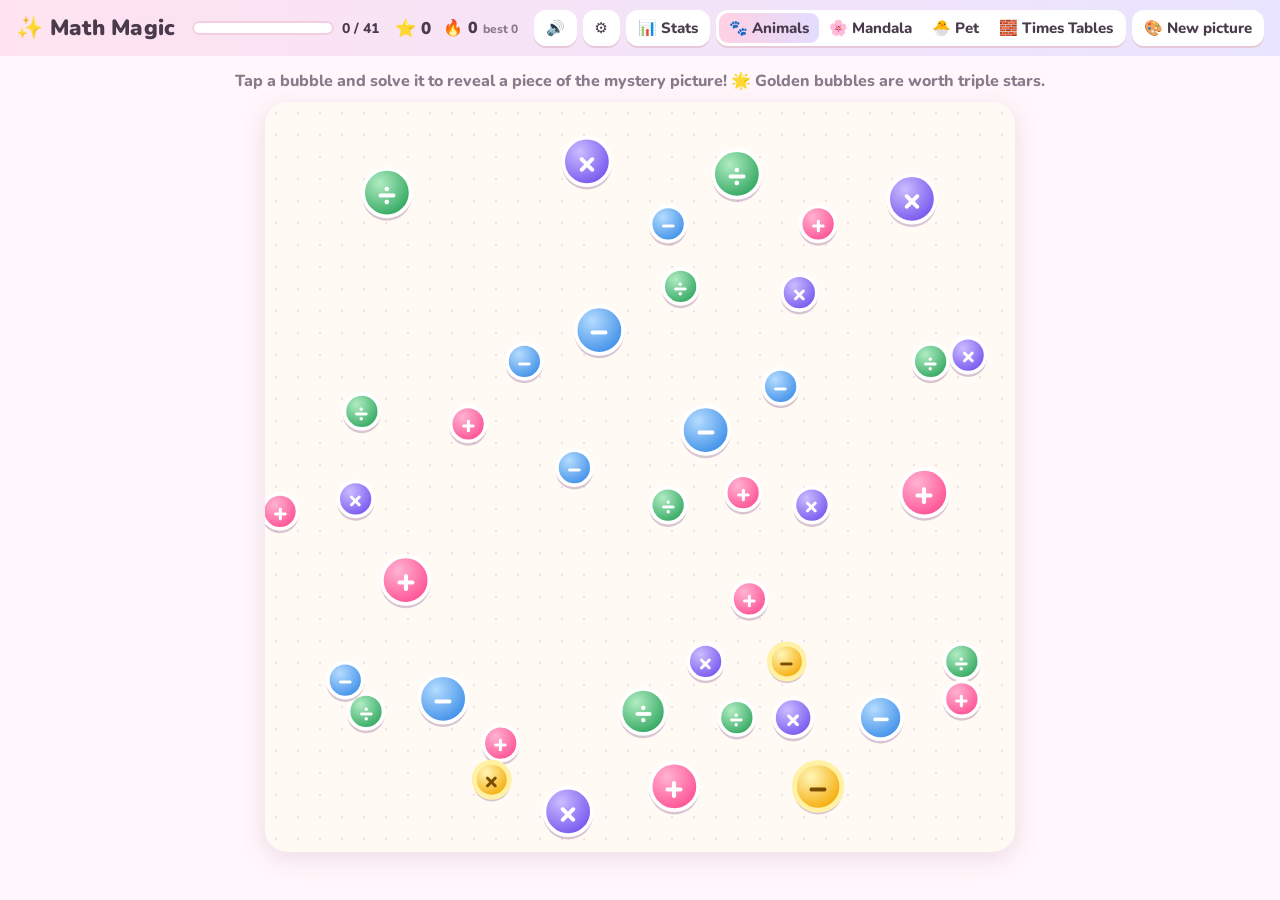
<file: docs/play/math-magic.html>
<!doctype html>
<html lang="en">
<head>
<meta charset="utf-8">
<meta name="viewport" content="width=device-width, initial-scale=1">
<title>Math Magic</title>
<link rel="preconnect" href="https://fonts.googleapis.com">
<link href="https://fonts.googleapis.com/css2?family=Nunito:wght@600;800;900&display=swap" rel="stylesheet">
<style>
  :root{
    --bg:#fff7fb; --ink:#4a3b4c; --soft:#8a7a8c; --card:#ffffff; --accent:#ff6fa8; --accent2:#7c6cff;
    --good:#2fb36d; --bad:#e8505b; --line:#f0dce8;
  }
  *{box-sizing:border-box}
  html,body{margin:0;background:var(--bg);color:var(--ink);font-family:Nunito,"Trebuchet MS",system-ui,sans-serif}
  body{min-height:100vh;display:flex;flex-direction:column}
  button{font-family:inherit;cursor:pointer}
  header{display:flex;flex-wrap:wrap;gap:10px 16px;align-items:center;justify-content:space-between;padding:10px 16px;background:linear-gradient(90deg,#ffe3f0,#e9e4ff)}
  .brand{font-weight:900;font-size:22px;letter-spacing:.3px}
  .progress{display:flex;align-items:center;gap:8px;flex:1;min-width:160px;max-width:360px}
  .bar{flex:1;height:14px;border-radius:99px;background:#fff;overflow:hidden;box-shadow:inset 0 0 0 2px #f3cfe1}
  #barFill{height:100%;width:0;background:linear-gradient(90deg,#ff8fb1,#b48cff);transition:width .5s}
  #progText{font-weight:800;font-size:14px;white-space:nowrap}
  .hbtns{display:flex;gap:6px;flex-wrap:wrap}
  .hbtns button{border:0;background:#fff;border-radius:12px;padding:8px 12px;font-weight:800;font-size:15px;color:var(--ink);box-shadow:0 2px 0 #e7c9da}
  .hbtns button:active{transform:translateY(2px);box-shadow:none}
  .theme{display:inline-flex;background:#fff;border-radius:12px;padding:3px;box-shadow:0 2px 0 #e7c9da}
  .hbtns .theme button{box-shadow:none;background:transparent;padding:5px 10px;border-radius:9px}
  .hbtns .theme button.on{background:linear-gradient(90deg,#ffd1e3,#e3dcff)}
  #streak{font-weight:900;font-size:16px;min-width:56px;text-align:center}
  main{flex:1;display:flex;flex-direction:column;align-items:center;padding:10px 16px 20px}
  #hint{font-weight:800;color:var(--soft);margin:4px 0 10px;text-align:center}
  #pic{width:min(94vw, calc(100vh - 150px));max-width:760px;min-width:280px;height:auto;border-radius:22px;box-shadow:0 6px 24px rgba(160,90,140,.18);touch-action:manipulation;
    background:#fffaf3 radial-gradient(#f1dfea 1.3px, transparent 1.5px) 0 0/22px 22px}
  .zone{opacity:0;pointer-events:none;transition:opacity .8s ease}
  .zone > *{stroke:#5b4a5e;stroke-width:2.5;stroke-linejoin:round}
  .zone.filled{opacity:1;animation:pop .6s ease-out;transform-box:fill-box;transform-origin:center}
  @keyframes pop{0%{transform:scale(.6)}70%{transform:scale(1.06)}100%{transform:scale(1)}}
  .deco{pointer-events:none;opacity:0;transition:opacity .8s ease .25s}
  .deco.shown{opacity:1}
  .marker{cursor:pointer;transform-box:fill-box;transform-origin:center;animation:bob 2.6s ease-in-out infinite}
  .marker .mb{stroke:#fff;stroke-width:3}
  .marker .msh{fill:rgba(120,60,120,.28)}
  .marker text{fill:#fff;font-weight:900;text-anchor:middle;dominant-baseline:central;pointer-events:none;font-family:Nunito,system-ui,sans-serif}
  .marker:hover{filter:brightness(1.1)}
  .marker.bonus .mb{stroke:#fff2a6;stroke-width:4}
  .marker.bonus text{fill:#7a4d00}
  .marker.active{animation:none}
  .marker.active .mb{fill:#ffe066}
  .marker.active text{fill:#7a4d00}
  #hud{display:flex;gap:12px;font-weight:900;font-size:17px;white-space:nowrap}
  #hud small{font-size:12px;color:var(--soft);font-weight:800}
  #toast{position:fixed;top:74px;left:50%;transform:translateX(-50%);background:#fff;padding:10px 20px;border-radius:99px;font-weight:900;font-size:20px;
    box-shadow:0 6px 20px rgba(120,60,120,.25);opacity:0;z-index:35;pointer-events:none;white-space:nowrap}
  #toast.show{animation:toast 2.4s ease forwards}
  @keyframes toast{0%{opacity:0;transform:translate(-50%,-12px) scale(.9)}10%{opacity:1;transform:translate(-50%,0) scale(1)}80%{opacity:1}100%{opacity:0}}
  .marker.gone{opacity:0;pointer-events:none;animation:none;transition:opacity .4s}
  @keyframes bob{50%{transform:scale(1.12)}}

  .overlay{position:fixed;inset:0;background:rgba(74,59,76,.35);display:flex;align-items:center;justify-content:center;padding:16px;z-index:20}
  .hidden{display:none !important}
  .card{background:var(--card);border-radius:24px;box-shadow:0 12px 40px rgba(80,40,80,.3);position:relative}
  .qcard{width:min(380px,100%);padding:22px 20px 18px;text-align:center}
  .x{position:absolute;top:10px;right:12px;border:0;background:#f6eef3;border-radius:50%;width:34px;height:34px;font-size:16px;font-weight:900;color:var(--ink)}
  #qMsg{min-height:24px;font-weight:800;font-size:16px;margin:2px 30px 6px}
  #qMsg.good{color:var(--good)} #qMsg.bad{color:var(--bad)}
  #qText{font-size:clamp(30px,9vw,44px);font-weight:900;margin:6px 0 12px;white-space:nowrap}
  #ansBox{font-size:38px;font-weight:900;height:62px;line-height:58px;border-radius:16px;border:3px solid #e9d6e2;margin:0 auto 14px;width:70%;background:#fffafc}
  #ansBox.empty{color:#d2bfcc}
  .shake{animation:shake .4s}
  @keyframes shake{20%{transform:translateX(-10px)}40%{transform:translateX(10px)}60%{transform:translateX(-6px)}80%{transform:translateX(6px)}}
  .pad{display:grid;grid-template-columns:repeat(3,1fr);gap:8px}
  .pad button{height:56px;border:0;border-radius:14px;background:#f3efff;font-size:24px;font-weight:900;color:var(--ink);box-shadow:0 3px 0 #d9d1f5}
  .pad button:active{transform:translateY(3px);box-shadow:none}
  .pad button.minus{background:#ffeef5;box-shadow:0 3px 0 #f2cadb}
  #checkBtn{margin-top:12px;width:100%;height:58px;border:0;border-radius:16px;background:linear-gradient(90deg,#ff8fb1,#b48cff);color:#fff;font-size:24px;font-weight:900;box-shadow:0 4px 0 #a87bd9}
  #checkBtn:active{transform:translateY(3px);box-shadow:none}

  .panel{width:min(980px,100%);max-height:92vh;overflow:auto;padding:22px 22px 26px}
  .panel h2{margin:0 0 4px;font-size:26px}
  .panel h3{margin:22px 0 8px;font-size:18px}
  .sub{color:var(--soft);font-size:14px;margin:0}
  .cards{display:grid;grid-template-columns:repeat(auto-fit,minmax(150px,1fr));gap:10px;margin-top:14px}
  .stat{background:#faf5ff;border-radius:16px;padding:12px 14px}
  .stat b{display:block;font-size:26px;font-weight:900}
  .stat span{font-size:13px;color:var(--soft);font-weight:700}
  ul.insights{margin:0;padding-left:20px;line-height:1.6}
  table{border-collapse:collapse;width:100%;font-size:14px}
  th,td{padding:8px 8px;text-align:left;border-bottom:1px solid var(--line);vertical-align:middle}
  th{font-size:12px;text-transform:uppercase;letter-spacing:.5px;color:var(--soft)}
  td.num,th.num{text-align:right;font-variant-numeric:tabular-nums}
  .grid td.cell{text-align:center;border-radius:10px;border:3px solid #fff;line-height:1.25}
  .grid td.cell b{font-size:18px}
  .grid td.cell small{display:block;color:#5b4a5e;font-weight:700}
  .tablewrap{overflow-x:auto}
  .mini{display:inline-block;height:10px;border-radius:5px;background:#b48cff;vertical-align:middle}
  .row-btns{display:flex;gap:10px;flex-wrap:wrap;margin-top:20px}
  .row-btns button,.setbtn{border:0;border-radius:12px;padding:10px 14px;font-weight:800;font-size:15px;background:#f3efff;color:var(--ink)}
  .danger{background:#ffe7ea !important;color:#b3263a !important}
  .setcard{width:min(460px,100%);padding:22px}
  .setcard fieldset{border:2px solid var(--line);border-radius:14px;margin:12px 0;padding:10px 14px}
  .setcard legend{font-weight:900;padding:0 6px}
  .setcard label{display:inline-flex;align-items:center;gap:6px;margin:6px 14px 6px 0;font-weight:700}
  .setcard input[type=checkbox]{width:20px;height:20px}
  .setcard select{font-family:inherit;font-size:15px;padding:4px 8px;border-radius:8px}

  .sparkle{position:fixed;pointer-events:none;font-size:30px;z-index:30;animation:floatUp 1s ease-out forwards}
  @keyframes floatUp{from{opacity:1;transform:translate(-50%,-50%) scale(.6)}to{opacity:0;transform:translate(-50%,-140%) scale(1.3)}}
  .confetti{position:fixed;top:-20px;width:10px;height:16px;z-index:40;pointer-events:none;border-radius:2px;animation:fall linear forwards}
  @keyframes fall{to{transform:translateY(110vh) rotate(720deg)}}
  .wincard{padding:28px 26px;text-align:center;width:min(420px,100%)}
  .wincard .big{font-size:72px;line-height:1}
  .wincard h2{margin:10px 0 6px;font-size:28px}
  .wincard button{margin-top:16px;border:0;border-radius:16px;padding:14px 22px;font-size:20px;font-weight:900;color:#fff;background:linear-gradient(90deg,#ff8fb1,#b48cff)}

  body.mode-pet .picOnly, body.mode-pet #picView{display:none !important}
  body:not(.mode-pet) #petView{display:none}
  #picView{display:flex;flex-direction:column;align-items:center;width:100%}
  #petView{width:min(560px,100%);display:flex;flex-direction:column;gap:12px}
  .petcard{position:relative;border-radius:22px;overflow:hidden;box-shadow:0 6px 24px rgba(160,90,140,.18);background:#fff}
  #petSvg{display:block;width:100%;height:auto;cursor:pointer;touch-action:manipulation}
  .speech{position:absolute;top:12px;left:50%;transform:translateX(-50%);background:#fff;border-radius:16px;padding:8px 16px;font-weight:900;font-size:17px;
    box-shadow:0 4px 12px rgba(120,60,120,.2);white-space:nowrap;max-width:92%;overflow:hidden;text-overflow:ellipsis}
  .speech:empty{display:none}
  .petinfo{display:flex;align-items:center;gap:10px;font-weight:900;font-size:20px}
  .petinfo small{font-size:14px;color:var(--soft);white-space:nowrap}
  .petinfo .bar{flex:1;min-width:60px}
  #xpFill{height:100%;width:0;background:linear-gradient(90deg,#ffd34d,#ff9f43);transition:width .5s}
  .needs{display:grid;grid-template-columns:1fr 1fr;gap:8px 16px;background:#fff;border-radius:18px;padding:12px 14px;box-shadow:0 2px 0 #f0dce8}
  .need{display:flex;align-items:center;gap:8px;font-weight:800;font-size:18px}
  .need.wide{grid-column:1/-1}
  .need .bar{height:12px}
  .need .fill{height:100%;transition:width .5s}
  .actions{display:grid;grid-template-columns:repeat(4,1fr);gap:10px;padding-top:8px}
  .actions.egg{grid-template-columns:1fr}
  .act{position:relative;border:0;border-radius:18px;background:#fff;padding:12px 4px 10px;font-weight:900;font-size:15px;color:var(--ink);
    box-shadow:0 4px 0 #e7c9da;display:flex;flex-direction:column;align-items:center;gap:2px}
  .act:active{transform:translateY(3px);box-shadow:none}
  .act .ico{font-size:34px;line-height:1.15}
  .act .opb{position:absolute;top:-10px;right:-4px;width:32px;height:32px;border-radius:50%;color:#fff;font-size:20px;font-weight:900;
    display:flex;align-items:center;justify-content:center;border:3px solid #fff;box-shadow:0 2px 4px rgba(0,0,0,.2)}
  .act.low{animation:nudge 1.4s ease-in-out infinite}
  @keyframes nudge{0%,100%{transform:rotate(0)}20%{transform:rotate(-4deg)}40%{transform:rotate(4deg)}60%{transform:rotate(0)}}
  .petfoot{display:flex;gap:12px;align-items:center}
  .goal{flex:1;display:flex;align-items:center;gap:8px;font-weight:800;white-space:nowrap}
  .goal .bar{min-width:50px}
  #goalFill{height:100%;width:0;background:linear-gradient(90deg,#7bdcb5,#2fb36d);transition:width .5s}
  #shopBtn{border:0;border-radius:14px;padding:10px 16px;font-weight:900;font-size:17px;background:linear-gradient(90deg,#ffd1e3,#e3dcff);color:var(--ink);box-shadow:0 3px 0 #e0c4dc}
  .petbody{animation:petbob 2.4s ease-in-out infinite;transform-box:fill-box;transform-origin:50% 100%}
  @keyframes petbob{50%{transform:translateY(-6px) scaleY(1.02)}}
  .petbody.jump{animation:petjump .6s ease}
  @keyframes petjump{30%{transform:translateY(-40px) scale(1.05,.95)}65%{transform:translateY(0) scale(1.1,.9)}}
  .blink{animation:blink 4.2s infinite;transform-box:fill-box;transform-origin:center}
  @keyframes blink{0%,94%,100%{transform:scaleY(1)}97%{transform:scaleY(.1)}}
  .egg{animation:wobble 2.2s ease-in-out infinite;transform-box:fill-box;transform-origin:50% 100%}
  @keyframes wobble{0%,100%{transform:rotate(0)}25%{transform:rotate(-4deg)}75%{transform:rotate(4deg)}}
  .zzz{animation:zzz 2.4s ease-in-out infinite}
  @keyframes zzz{0%{opacity:0;transform:translate(0,10px)}50%{opacity:1}100%{opacity:0;transform:translate(14px,-20px)}}
  .floaty{position:fixed;font-size:40px;z-index:30;pointer-events:none;transform:translate(-50%,-50%);transition:all .75s ease-in}
  #petNameIn{font-family:inherit;font-size:22px;font-weight:800;text-align:center;border:3px solid #e9d6e2;border-radius:14px;padding:8px 12px;width:80%;margin-top:12px;color:var(--ink)}
  #swatches{display:flex;gap:10px;justify-content:center;margin-top:14px}
  .sw{width:40px;height:40px;border-radius:50%;border:3px solid #fff;box-shadow:0 0 0 2px #e0cfe0}
  .sw.on{box-shadow:0 0 0 4px #7c6cff}
  .shop{width:min(640px,100%)}
  .shopgrid{display:grid;grid-template-columns:repeat(auto-fill,minmax(105px,1fr));gap:10px}
  .item{border:0;background:#faf5ff;border-radius:16px;padding:10px 6px;font-weight:800;font-size:14px;display:flex;flex-direction:column;align-items:center;gap:2px;color:var(--ink)}
  .item .ico{font-size:36px;line-height:1.2}
  .item small{font-weight:900;color:#a0751a}
  .item.on{outline:3px solid #b48cff;background:#f1ebff}
  .item.poor{opacity:.55}
  @media (max-width:480px){ .actions{grid-template-columns:repeat(2,1fr)} .petfoot{flex-direction:column;align-items:stretch} }

  body.mode-tt .picOnly, body.mode-tt #picView{display:none !important}
  body:not(.mode-tt) #ttView{display:none}
  #ttView{width:100%;display:flex;justify-content:center}
  .ttwrap{display:flex;gap:14px;align-items:flex-start;justify-content:center;width:100%;max-width:720px}
  .ttboard{position:relative;flex:none;width:min(56vw, calc((100vh - 150px) * 0.625), 400px);aspect-ratio:10/16;border-radius:16px;overflow:hidden;box-shadow:0 6px 24px rgba(60,30,90,.3)}
  #ttCanvas{display:block;width:100%;height:100%}
  .ttov{position:absolute;inset:0;background:rgba(42,33,64,.86);color:#fff;display:flex;align-items:center;justify-content:center;text-align:center;padding:18px}
  .ttov h2{margin:0 0 8px;font-size:24px}
  .ttov p{font-weight:700;line-height:1.45;font-size:15px;margin:0 0 14px}
  .ttov button{border:0;border-radius:14px;padding:12px 22px;font-size:20px;font-weight:900;color:#fff;background:linear-gradient(90deg,#ff8fb1,#b48cff)}
  .ttside{flex:1;min-width:140px;max-width:270px;display:flex;flex-direction:column;gap:8px}
  .ttq{font-size:clamp(30px,7vw,48px);font-weight:900;text-align:center;line-height:1.1}
  .ttans{font-size:34px;font-weight:900;text-align:center;border:3px solid #e9d6e2;border-radius:14px;background:#fff;height:56px;line-height:50px}
  .ttans.empty{color:#d2bfcc}
  .ttpad{display:grid;grid-template-columns:repeat(3,1fr);gap:6px}
  .ttpad button{height:clamp(40px,7vh,56px);border:0;border-radius:12px;background:#f3efff;font-size:22px;font-weight:900;color:var(--ink);box-shadow:0 3px 0 #d9d1f5}
  .ttpad button:active{transform:translateY(3px);box-shadow:none}
  .ttpad button.ok{background:linear-gradient(90deg,#ff8fb1,#b48cff);color:#fff;box-shadow:0 3px 0 #a87bd9}
  #ttMsg{min-height:40px;font-weight:800;font-size:14px;text-align:center;line-height:1.35}
  #ttMsg.good{color:var(--good)} #ttMsg.bad{color:var(--bad)}
  .ttnums{display:grid;grid-template-columns:repeat(4,1fr);gap:4px;text-align:center;font-size:11px;font-weight:800;color:var(--soft);background:#fff;border-radius:12px;padding:6px 2px}
  .ttnums b{display:block;font-size:18px;color:var(--ink)}
  #ttFeed{min-height:24px;font-weight:900;font-size:15px;text-align:center;color:#7c6cff;opacity:0}
  #ttFeed.show{animation:feed 2.6s ease forwards}
  @keyframes feed{0%{opacity:0;transform:scale(.9)}10%{opacity:1;transform:scale(1)}80%{opacity:1}100%{opacity:0}}
  #ttPauseBtn{border:0;border-radius:12px;padding:8px;font-weight:800;font-size:15px;background:#fff;box-shadow:0 2px 0 #e7c9da;color:var(--ink)}
  .ttgrid{width:auto}
  .ttgrid th,.ttgrid td{padding:5px 3px;text-align:center;font-size:12px;min-width:32px;border:2px solid #fff;font-variant-numeric:tabular-nums}
  .ttgrid td{font-weight:800;color:#4a3b4c;border-radius:6px}
  .ttgrid td.na{background:#f4eff3}
  .report{background:#f6fbff;border-radius:12px;padding:10px 14px;line-height:1.55;margin:8px 0}
  .sparks{display:grid;grid-template-columns:repeat(auto-fit,minmax(250px,1fr));gap:12px;margin-top:10px}
  .spark{margin:0;background:#fcfaff;border-radius:12px;padding:8px 10px}
  .spark figcaption{font-size:13px;font-weight:800;color:var(--soft)}
  .spark svg{width:100%;height:auto;display:block}
  .toggle{display:flex;gap:6px;align-items:center;font-weight:800;font-size:14px;margin:8px 0}
  .toggle button{border:0;border-radius:10px;padding:5px 12px;font-weight:800;background:#f3efff;color:var(--ink)}
  .toggle button.on{background:#b48cff;color:#fff}
</style>
</head>
<body>
<header>
  <div class="brand">✨ Math Magic</div>
  <div class="progress picOnly"><div class="bar"><div id="barFill"></div></div><span id="progText">0 / 0</span></div>
  <div id="hud"><span id="stars" title="Stars earned">⭐ 0</span><span id="streak" title="Correct in a row">🔥 0</span></div>
  <div class="hbtns">
    <button id="soundBtn" title="Sound on/off">🔊</button>
    <button id="settingsBtn" title="Settings">⚙️</button>
    <button id="statsBtn">📊 Stats</button>
    <div class="theme" role="group" aria-label="Picture type"><button data-theme="animals">🐾 Animals</button><button data-theme="mandala">🌸 Mandala</button><button data-theme="pet">🐣 Pet</button><button data-theme="tt">🧱 Times Tables</button></div>
    <button id="newBtn" class="picOnly">🎨 New picture</button>
  </div>
</header>
<main>
  <div id="picView">
  <div id="hint">Tap a bubble and solve it to reveal a piece of the mystery picture! 🌟 Golden bubbles are worth triple stars.</div>
  <svg id="pic" viewBox="0 0 600 600" xmlns="http://www.w3.org/2000/svg" aria-label="Coloring picture"></svg>
  </div>
  <div id="petView">
    <div class="petcard">
      <svg id="petSvg" viewBox="0 0 400 340" xmlns="http://www.w3.org/2000/svg" aria-label="Your pet"></svg>
      <div id="speech" class="speech"></div>
    </div>
    <div class="petinfo"><span id="petName"></span><small id="petLevel"></small><div class="bar"><div id="xpFill"></div></div></div>
    <div class="needs" id="needs"></div>
    <div class="actions" id="actions"></div>
    <div class="petfoot">
      <div class="goal">🎯 Daily goal <div class="bar"><div id="goalFill"></div></div><span id="goalText"></span></div>
      <button id="shopBtn">🛍️ Shop</button>
    </div>
  </div>
  <div id="ttView">
    <div class="ttwrap">
      <div class="ttboard">
        <canvas id="ttCanvas" aria-label="Times table Tetris board"></canvas>
        <div id="ttOverlay" class="ttov"><div>
          <h2 id="ttOvTitle">🧱 Times Table Tetris</h2>
          <p id="ttOvBody">Each block carries a times-table fact. Type the answer before it lands and it drops into the perfect spot. Miss it and it piles up! Every 6 right answers the blocks fall faster.</p>
          <button id="ttOvBtn">Start ▶</button>
        </div></div>
      </div>
      <div class="ttside">
        <div class="ttq" id="ttQ">–</div>
        <div id="ttAns" class="ttans empty">?</div>
        <div class="ttpad" id="ttPad"></div>
        <div id="ttMsg"></div>
        <div class="ttnums"><div><b id="ttScore">0</b>score</div><div><b id="ttLines">0</b>lines</div><div><b id="ttLevel">1</b>level</div><div><b id="ttBest">0</b>best</div></div>
        <div id="ttFeed"></div>
        <button id="ttPauseBtn">⏸️ Pause</button>
      </div>
    </div>
  </div>
</main>

<div id="toast"></div>
<div id="qOverlay" class="overlay hidden">
  <div class="card qcard" id="qCard">
    <button class="x" id="qClose" aria-label="Close">✕</button>
    <div id="qMsg"></div>
    <div id="qText"></div>
    <div id="ansBox" class="empty">?</div>
    <div class="pad" id="pad"></div>
    <button id="checkBtn">Check ✔</button>
  </div>
</div>

<div id="statsOverlay" class="overlay hidden">
  <div class="card panel" id="statsPanel"></div>
</div>

<div id="setOverlay" class="overlay hidden">
  <div class="card setcard">
    <button class="x" data-close="setOverlay" aria-label="Close">✕</button>
    <h2 style="margin:0">Settings</h2>
    <p class="sub">For grown-ups. Changes apply to the next question.</p>
    <fieldset><legend>Operations</legend>
      <label><input type="checkbox" data-op="add"> Addition</label>
      <label><input type="checkbox" data-op="sub"> Subtraction</label>
      <label><input type="checkbox" data-op="mul"> Multiplication</label>
      <label><input type="checkbox" data-op="div"> Division</label>
    </fieldset>
    <fieldset><legend>Signs</legend>
      <label><input type="checkbox" data-cat="pos"> Both positive</label>
      <label><input type="checkbox" data-cat="mix"> Mixed signs</label>
      <label><input type="checkbox" data-cat="neg"> Both negative</label>
    </fieldset>
    <fieldset><legend>Number size</legend>
      <label>+ / − up to <select id="addMax"><option>10</option><option>20</option><option>50</option><option>100</option></select></label>
      <label>× / ÷ up to <select id="mulMax"><option>5</option><option>10</option><option>12</option></select></label>
    </fieldset>
    <button class="setbtn" data-close="setOverlay">Done</button>
  </div>
</div>

<div id="hatchOverlay" class="overlay hidden">
  <div class="card wincard">
    <div class="big">🐣</div>
    <h2>Your egg hatched!</h2>
    <p class="sub">Give your new friend a name and pick a color.</p>
    <input id="petNameIn" maxlength="14" placeholder="Mochi" autocomplete="off">
    <div id="swatches"></div>
    <button id="hatchBtn">Say hello! 💕</button>
  </div>
</div>

<div id="shopOverlay" class="overlay hidden">
  <div class="card panel shop">
    <button class="x" data-close="shopOverlay" aria-label="Close">✕</button>
    <h2>🛍️ Shop <span id="shopStars"></span></h2>
    <p class="sub">Spend the stars you earn from math. Tap something you own to wear it or take it off.</p>
    <div id="shopBody"></div>
  </div>
</div>

<div id="winOverlay" class="overlay hidden">
  <div class="card wincard">
    <div class="big" id="winEmoji">🐰</div>
    <h2 id="winTitle">You did it!</h2>
    <p class="sub" id="winSub"></p>
    <button id="againBtn">Draw another picture 🎨</button>
  </div>
</div>

<script>
(() => {
'use strict';
const $ = s => document.querySelector(s);
const LS_ATT = 'mpm_attempts_v1', LS_SET = 'mpm_settings_v1', LS_GAME = 'mpm_game_v1';
const OPS = {add:'+', sub:'−', mul:'×', div:'÷'};
const OP_NAMES = {add:'Addition', sub:'Subtraction', mul:'Multiplication', div:'Division'};
const CATS = {pos:'Both positive', mix:'Mixed signs', neg:'Both negative'};
const TIME_CAP = 60000; // answers slower than 60s count as 60s in averages

function load(k, d){ try { const v = JSON.parse(localStorage.getItem(k)); return v == null ? d : v; } catch(e){ return d; } }
function save(k, v){ try { localStorage.setItem(k, JSON.stringify(v)); } catch(e){} }

let attempts = load(LS_ATT, []); if (!Array.isArray(attempts)) attempts = [];
const savedSet = load(LS_SET, {});
const settings = {
  ops: Object.assign({add:true, sub:true, mul:true, div:true}, savedSet.ops),
  cats: Object.assign({pos:true, mix:true, neg:true}, savedSet.cats),
  addMax: savedSet.addMax || 100, mulMax: savedSet.mulMax || 12, theme: savedSet.theme || 'animals',
  sound: savedSet.sound !== false
};
const saveSettings = () => save(LS_SET, settings);

/* ---------------- Sounds ---------------- */
let actx = null;
function ac(){
  if (!actx){ const AC = window.AudioContext || window.webkitAudioContext; if (!AC) return null; actx = new AC(); }
  if (actx.state === 'suspended') actx.resume();
  return actx;
}
function note(f, t0, dur, type='triangle', vol=0.18, fEnd){
  if (!settings.sound) return;
  const a = ac(); if (!a) return;
  const t = a.currentTime + t0, o = a.createOscillator(), g = a.createGain();
  o.type = type; o.frequency.setValueAtTime(f, t);
  if (fEnd) o.frequency.exponentialRampToValueAtTime(fEnd, t + dur);
  g.gain.setValueAtTime(0.0001, t);
  g.gain.exponentialRampToValueAtTime(vol, t + 0.02);
  g.gain.exponentialRampToValueAtTime(0.0001, t + dur);
  o.connect(g).connect(a.destination); o.start(t); o.stop(t + dur + 0.05);
}
const happySound = () => { [523.25,659.25,783.99].forEach((f,i)=>note(f, i*0.08, 0.13)); note(1046.5, 0.24, 0.28); };
const sadSound = () => { note(392, 0, 0.24, 'triangle', 0.2, 360); note(330, 0.24, 0.45, 'triangle', 0.2, 250); };
const giftSound = () => [880,1174.66,1567.98,2093].forEach((f,i)=>note(f, i*0.06, 0.18, 'sine', 0.15));
const fanfare = () => { [523.25,659.25,783.99,1046.5,783.99,1046.5].forEach((f,i)=>note(f, i*0.13, i===5?0.6:0.16, 'triangle', 0.2)); };

/* ---------------- Picture building ---------------- */
const E = (cx,cy,rx,ry,rot=0) => `<ellipse cx="${cx}" cy="${cy}" rx="${rx}" ry="${ry}"${rot?` transform="rotate(${rot} ${cx} ${cy})"`:''}/>`;
const C = (cx,cy,r) => `<circle cx="${cx}" cy="${cy}" r="${r}"/>`;
const P = d => `<path d="${d}"/>`;
const R = (x,y,w,h,r=0) => `<rect x="${x}" y="${y}" width="${w}" height="${h}" rx="${r}"/>`;
const Z = (c, ...s) => ({c, s});            // a hidden piece, revealed by answering a question
const D = (d, owner) => ({d, owner});        // static decoration; appears with its owner piece (default: the piece just before it)
const withC = (shape, c) => shape.replace(/^<(\w+)/, `<$1 data-c="${c}"`); // shape with its own color inside a piece
const dot = (cx,cy,r,fill) => `<circle cx="${cx}" cy="${cy}" r="${r}" fill="${fill}"/>`;
const ln = (d, w=2.5, col='#4a3b4c') => `<path d="${d}" fill="none" stroke="${col}" stroke-width="${w}" stroke-linecap="round" stroke-linejoin="round"/>`;
const eye = (cx,cy) => dot(cx,cy,11,'#3a2e39') + dot(cx-3.5,cy-4,3.8,'#fff') + dot(cx+3,cy+3,1.6,'#fff');

const cloud = (cx,cy) => P(`M${cx-60},${cy+20} A20,20 0 0 1 ${cx-40},${cy-8} A28,28 0 0 1 ${cx+4},${cy-24} A25,25 0 0 1 ${cx+44},${cy-4} A18,18 0 0 1 ${cx+60},${cy+20} Z`);
const band = (cx,cy,r1,r2) => P(`M${cx-r1},${cy} A${r1},${r1} 0 0 1 ${cx+r1},${cy} L${cx+r2},${cy} A${r2},${r2} 0 0 0 ${cx-r2},${cy} Z`);
function flower(x, y, petal, center){
  const petals = [0,1,2,3,4].map(k => { const a = (k*72 - 90) * Math.PI/180; return C((x+13*Math.cos(a)).toFixed(1), (y+13*Math.sin(a)).toFixed(1), 10); });
  const p = Z(petal, ...petals);
  return [p, Z(center, C(x,y,9)), D(ln(`M${x},${y+24} L${x},${y+55} M${x},${y+40} Q${x+14},${y+30} ${x+18},${y+36}`, 3, '#3f8f3a'), p)];
}
function butterfly(x, y, col){
  return [
    Z(col, E(x-13,y-8,13,16,-20), E(x-10,y+10,9,10,20)),
    Z(col, E(x+13,y-8,13,16,20), E(x+10,y+10,9,10,-20)),
    D(`<ellipse cx="${x}" cy="${y+2}" rx="3.5" ry="14" fill="#4a3b4c"/>` + ln(`M${x-1},${y-11} Q${x-6},${y-24} ${x-10},${y-26} M${x+1},${y-11} Q${x+6},${y-24} ${x+10},${y-26}`, 2))
  ];
}
function sunRays(cx, cy){
  let d = '';
  for (let k=0;k<8;k++){ const a = k*45*Math.PI/180; d += `M${(cx+52*Math.cos(a)).toFixed(1)},${(cy+52*Math.sin(a)).toFixed(1)} L${(cx+66*Math.cos(a)).toFixed(1)},${(cy+66*Math.sin(a)).toFixed(1)} `; }
  return D(ln(d, 4, '#f5b700'));
}
const skyAndSun = () => [
  Z('#9fd8ff', R(0,0,600,140)), Z('#bfe5ff', R(0,140,600,130)), Z('#dcf2ff', R(0,270,600,330)),
  Z('#ffd84d', C(520,78,42)), sunRays(520,78),
];
const hills = () => [
  Z('#bfe8a0', P('M0,360 Q150,300 300,350 T600,330 L600,600 L0,600 Z')),
  Z('#94d36f', P('M0,455 Q200,395 400,445 T600,425 L600,600 L0,600 Z')),
  Z('#6fbf4f', P('M0,550 Q300,515 600,550 L600,600 L0,600 Z')),
];

function bunnyScene(){
  const head = Z('#cdb8a0', E(380,300,92,78));
  const items = [
    ...skyAndSun(),
    Z('#f4f7ff', cloud(95,75)), Z('#f4f7ff', cloud(245,50)),
    Z('#ff6b6b', band(150,360,170,155)), Z('#ffa94d', band(150,360,155,140)), Z('#ffe066', band(150,360,140,125)),
    Z('#69db7c', band(150,360,125,110)), Z('#74c0fc', band(150,360,110,95)), Z('#b197fc', band(150,360,95,80)),
    ...hills(),
    ...flower(70,470,'#ff8fb1','#ffb627'), ...flower(185,535,'#b48cff','#ffe066'), ...flower(560,470,'#ffd34d','#ff8c42'),
    ...butterfly(545,215,'#9b8cff'),
    // bunny
    Z('#ffd6e7', C(484,490,30)),
    Z('#cdb8a0', E(380,465,100,88)),
    Z('#bba184', E(318,548,46,22)), Z('#bba184', E(442,548,46,22)),
    Z('#fbe3cf', E(380,478,60,62)),
    Z('#ff9a3c', P('M362,415 L398,415 Q394,465 383,510 Q378,515 375,508 Q366,465 362,415 Z')),
    D(ln('M368,440 L377,440 M384,462 L392,462 M372,482 L380,482', 2, '#c96a1c')),
    Z('#5cbf4a', P('M372,415 Q354,390 366,382 Q376,396 380,410 Q382,380 398,378 Q402,398 390,415 Z')),
    Z('#cdb8a0', E(356,445,20,16)), Z('#cdb8a0', E(404,445,20,16)),
    Z('#cdb8a0', E(338,170,30,88,-12)), Z('#ffb6c8', E(340,178,15,62,-12)),
    Z('#cdb8a0', E(424,166,30,88,14)), Z('#ffb6c8', E(422,174,15,62,14)),
    head,
    D(eye(345,292) + eye(415,292)),
    Z('#ffb3c6', E(330,326,16,10)), Z('#ffb3c6', E(430,326,16,10)),
    Z('#ff7aa2', P('M368,310 Q380,302 392,310 Q387,322 380,323 Q373,322 368,310 Z')),
    D(ln('M380,323 L380,331 M380,331 Q371,341 362,333 M380,331 Q389,341 398,333') + ln('M316,318 L278,312 M316,327 L276,329 M444,318 L482,312 M444,327 L484,329', 2), head),
    Z('#ff6fa8', P('M428,232 L404,214 L406,250 Z M428,232 L452,214 L450,250 Z'), withC(C(428,232,8), '#d94585')),
  ];
  return {name:'bunny', emoji:'🐰', items};
}

const MANDALA_PALETTES = [
  ['#ff8fab','#ffc2d1','#ffd6a5','#fdffb6','#caffbf','#9bf6ff','#a0c4ff','#bdb2ff'],
  ['#f94144','#f3722c','#f8961e','#f9c74f','#90be6d','#43aa8b','#577590','#277da1'],
  ['#ffadad','#ffd6a5','#fdffb6','#caffbf','#9bf6ff','#a0c4ff','#bdb2ff','#ffc6ff'],
  ['#3d348b','#7678ed','#f7b801','#f18701','#f35b04','#ffd6e0','#c1fba4','#7bf1a8'],
  ['#264653','#2a9d8f','#8ab17d','#e9c46a','#f4a261','#e76f51','#fcd5ce','#b5e2fa'],
];
// petal pointing along +x from radius r0 to r1, rotated to angle a around the center
function petal(a, r0, r1, w, round){
  const d = r1 - r0;
  const path = round
    ? `M${r0},0 C${r0+d*0.3},${w} ${r1-w*0.2},${w} ${r1},0 C${r1-w*0.2},${-w} ${r0+d*0.3},${-w} ${r0},0 Z`
    : `M${r0},0 C${r0+d*0.35},${w*1.2} ${r0+d*0.75},${w*0.8} ${r1},0 C${r0+d*0.75},${-w*0.8} ${r0+d*0.35},${-w*1.2} ${r0},0 Z`;
  return `<path d="${path}" transform="translate(300 300) rotate(${a})"/>`;
}
function ringDots(r, n, rad, fill, offset = 0){
  let h = '';
  for (let k = 0; k < n; k++){ const a = (k*360/n + offset)*Math.PI/180; h += dot((300 + r*Math.cos(a)).toFixed(1), (300 + r*Math.sin(a)).toFixed(1), rad, fill); }
  return h;
}
function mandalaScene(){
  const c = shuffle([...MANDALA_PALETTES[Math.floor(Math.random()*MANDALA_PALETTES.length)]]);
  const items = [Z(c[0], R(0,0,600,600))];
  const disk = Z(c[1], C(300,300,288));
  items.push(disk, D(ringDots(276, 48, 3.5, '#fff'), disk));
  for (let k = 0; k < 12; k++) items.push(Z(c[2], petal(k*30 + 15, 118, 280, 46, true)));
  for (let k = 0; k < 12; k++) items.push(Z(k % 2 ? c[3] : c[4], petal(k*30, 118, 255, 40, false)));
  const ring = Z(c[5], C(300,300,150));
  items.push(ring, D(ringDots(138, 24, 4, '#fff', 7.5), ring));
  for (let k = 0; k < 8; k++) items.push(Z(k % 2 ? c[6] : c[7], petal(k*45 + 22.5, 70, 146, 30, true)));
  const mid = Z(c[3], C(300,300,78));
  items.push(mid, D(ringDots(70, 16, 3, '#fff'), mid));
  for (let k = 0; k < 6; k++) items.push(Z(c[2], petal(k*60, 20, 74, 22, true)));
  const center = Z(c[4], C(300,300,24));
  items.push(center, D(dot(300, 300, 7, '#fff'), center));
  return {name:'mandala', emoji:'🌸', items};
}

function puppyScene(){
  const head = Z('#e8b77a', E(340,300,86,76));
  const face = Z('#fff1dd', E(340,338,44,30), withC(E(290,338,12,8), '#ffb3c6'), withC(E(390,338,12,8), '#ffb3c6'), withC(E(340,322,15,10), '#4a3434'));
  const ballTop = Z('#ff6b6b', P('M468,530 A32,32 0 0 1 532,530 Z'));
  const pawL = Z('#fff1dd', E(314,552,24,13)), pawR = Z('#fff1dd', E(366,552,24,13));
  const items = [
    ...skyAndSun(),
    Z('#f4f7ff', cloud(120,70)), Z('#f4f7ff', cloud(330,45)),
    ...hills(),
    Z('#f4a259', P('M60,335 L130,285 L200,335 L200,455 L60,455 Z')),
    Z('#6b3e26', P('M108,455 L108,405 A22,22 0 0 1 152,405 L152,455 Z')),
    Z('#d64545', P('M42,342 L130,270 L218,342 L206,352 L130,292 L54,352 Z')),
    ...flower(230,545,'#ff8fb1','#ffd34d'), ...flower(565,440,'#b48cff','#ffe066'), ...flower(32,500,'#ffd34d','#ff8c42'),
    ...butterfly(250,165,'#ff9ff3'),
    ballTop,
    Z('#4dabf7', P('M468,530 A32,32 0 0 0 532,530 Z')),
    D(`<ellipse cx="488" cy="512" rx="7" ry="4" fill="#fff" opacity=".8" transform="rotate(-30 488 512)"/>`, ballTop),
    // puppy
    Z('#e0a96a', P('M415,480 Q470,455 462,395 Q482,398 482,425 Q484,475 425,500 Z')),
    Z('#e8b77a', E(340,470,85,80)),
    Z('#dba46a', E(272,515,38,42)), Z('#dba46a', E(408,515,38,42)),
    Z('#fff1dd', E(340,445,42,52)),
    Z('#e8b77a', R(298,455,32,95,14)), Z('#e8b77a', R(350,455,32,95,14)),
    pawL, pawR,
    head,
    Z('#a8693a', E(372,288,27,25)),
    face,
    Z('#ff7aa2', P('M328,352 Q340,382 352,352 Z')),
    Z('#a8693a', P('M276,248 Q236,250 228,320 Q228,358 256,352 Q276,322 288,262 Z')),
    Z('#a8693a', P('M404,248 Q444,250 452,320 Q452,358 424,352 Q404,322 392,262 Z')),
    Z('#e84a5f', P('M272,366 Q340,394 408,366 L410,382 Q340,412 270,382 Z'), withC(C(340,408,11), '#ffd34d')),
    D(eye(310,290) + eye(372,290), head),
    D(`<ellipse cx="335" cy="319" rx="4" ry="2.5" fill="#fff" opacity=".8"/>` + ln('M340,332 L340,346 M340,346 Q329,356 318,347 M340,346 Q351,356 362,347'), face),
    D(ln('M318,543 L318,556', 2), pawL), D(ln('M362,543 L362,556', 2), pawR),
  ];
  return {name:'puppy', emoji:'🐶', items};
}

const svg = $('#pic');
let scene, zones = [], filledCount = 0, currentZone = -1;

function buildScene(){
  sceneTheme = settings.theme;
  scene = settings.theme === 'mandala' ? mandalaScene() : Math.random() < 0.5 ? bunnyScene() : puppyScene();
  let html = '';
  const idx = new Map();
  let last = -1;
  zones = [];
  for (const it of scene.items){
    if (it.d !== undefined){
      const o = idx.has(it.owner) ? idx.get(it.owner) : last;
      html += `<g class="deco" data-o="${o}">${it.d}</g>`;
    } else {
      last = zones.length; idx.set(it, last);
      html += `<g class="zone" data-i="${last}">${it.s.join('')}</g>`;
      zones.push({color: it.c, filled: false});
    }
  }
  svg.innerHTML = DEFS + html + '<g id="markers"></g>';
  svg.querySelectorAll('.zone').forEach(g => { for (const el of g.children) el.style.fill = el.dataset.c || zones[+g.dataset.i].color; });
  placeMarkers();
  shuffle(zones.map((_, i) => i)).slice(0, 3).forEach(i => zones[i].bonus = true);
  assignOps(); renderMarkers();
  filledCount = 0; updateProgress();
}

const OP_COLORS = {add:['#ffb3d1','#ff4f93'], sub:['#b5dcff','#3d8ee8'], mul:['#cbbcff','#7454ee'], div:['#b0ecc2','#2fa65e']};
const grad = (id, a, b) => `<radialGradient id="${id}" cx="35%" cy="30%" r="75%"><stop offset="0" stop-color="${a}"/><stop offset="1" stop-color="${b}"/></radialGradient>`;
const DEFS = '<defs>' + Object.entries(OP_COLORS).map(([k, [a, b]]) => grad('g-' + k, a, b)).join('') + grad('g-gold', '#fff6b8', '#f5a800') + '</defs>';
function shuffle(a){ for (let i = a.length-1; i > 0; i--){ const j = Math.floor(Math.random()*(i+1)); [a[i], a[j]] = [a[j], a[i]]; } return a; }
const enabledOps = () => { const o = Object.keys(OPS).filter(k => settings.ops[k]); return o.length ? o : Object.keys(OPS); };
function assignOps(){
  // spread the enabled operations evenly across the unrevealed pieces
  const ops = enabledOps(); let bag = [];
  zones.forEach(z => { if (z.filled) return; if (!bag.length) bag = shuffle([...ops]); z.op = bag.pop(); });
}
function renderMarkers(){
  svg.querySelector('#markers').innerHTML = zones.map((z, i) => z.filled ? '' :
    `<g class="marker${z.bonus ? ' bonus' : ''}" data-i="${i}" style="animation-delay:${(-Math.random()*2.6).toFixed(2)}s">` +
    `<circle class="msh" cx="${z.mx}" cy="${z.my + 2.5}" r="${z.mr + 1}"/>` +
    `<circle class="mb" cx="${z.mx}" cy="${z.my}" r="${z.mr}" fill="url(#g-${z.bonus ? 'gold' : z.op})"/>` +
    `<text x="${z.mx}" y="${z.my + 1}" font-size="${(z.mr*1.4).toFixed(1)}">${OPS[z.op]}</text></g>`).join('');
}

/* Find a spot for each piece's bubble: rasterize the picture to see which piece is on top
   at each point, then put the bubble deep inside the visible part, away from other bubbles. */
function shapePath(el){
  const tag = el.tagName.toLowerCase(), n = k => parseFloat(el.getAttribute(k)) || 0;
  let p = new Path2D();
  if (tag === 'path') p = new Path2D(el.getAttribute('d'));
  else if (tag === 'circle') p.ellipse(n('cx'), n('cy'), n('r'), n('r'), 0, 0, Math.PI*2);
  else if (tag === 'ellipse') p.ellipse(n('cx'), n('cy'), n('rx'), n('ry'), 0, 0, Math.PI*2);
  else if (tag === 'rect'){ if (n('rx') && p.roundRect) p.roundRect(n('x'), n('y'), n('width'), n('height'), n('rx')); else p.rect(n('x'), n('y'), n('width'), n('height')); }
  const t = el.transform && el.transform.baseVal.consolidate();
  let m = null;
  if (t){ m = t.matrix; const q = new Path2D(); q.addPath(p, new DOMMatrix([m.a, m.b, m.c, m.d, m.e, m.f])); p = q; }
  const b = el.getBBox();
  let pts = [[b.x, b.y], [b.x+b.width, b.y], [b.x, b.y+b.height], [b.x+b.width, b.y+b.height]];
  if (m) pts = pts.map(([x, y]) => [m.a*x + m.c*y + m.e, m.b*x + m.d*y + m.f]);
  const xs = pts.map(p => p[0]), ys = pts.map(p => p[1]);
  return {path: p, box: [Math.min(...xs), Math.min(...ys), Math.max(...xs), Math.max(...ys)]};
}
function placeMarkers(){
  const STEP = 5, N = 600 / STEP;
  const cv = document.createElement('canvas'); cv.width = cv.height = 600;
  const ctx = cv.getContext('2d');
  const shapes = [];
  svg.querySelectorAll('.zone').forEach(g => { for (const el of g.children) shapes.push({zi: +g.dataset.i, ...shapePath(el)}); });
  const owner = new Int16Array(N*N).fill(-1);
  for (let gy = 0; gy < N; gy++) for (let gx = 0; gx < N; gx++){
    const x = gx*STEP + STEP/2, y = gy*STEP + STEP/2;
    for (let s = shapes.length-1; s >= 0; s--){
      const sh = shapes[s], b = sh.box;
      if (x < b[0] || x > b[2] || y < b[1] || y > b[3]) continue;
      if (ctx.isPointInPath(sh.path, x, y)){ owner[gy*N+gx] = sh.zi; break; }
    }
  }
  // chamfer distance from each cell to the edge of its piece's visible area
  const dist = new Float32Array(N*N).fill(1e9);
  const same = (i, gx, gy) => gx >= 0 && gy >= 0 && gx < N && gy < N && owner[gy*N+gx] === owner[i];
  for (let gy = 0; gy < N; gy++) for (let gx = 0; gx < N; gx++){
    const i = gy*N+gx;
    if (!same(i,gx-1,gy) || !same(i,gx+1,gy) || !same(i,gx,gy-1) || !same(i,gx,gy+1)) dist[i] = 1;
  }
  const relax = (i, gx, gy, w) => { if (same(i, gx, gy)) dist[i] = Math.min(dist[i], dist[gy*N+gx] + w); };
  for (let gy = 0; gy < N; gy++) for (let gx = 0; gx < N; gx++){
    const i = gy*N+gx; relax(i,gx-1,gy,1); relax(i,gx,gy-1,1); relax(i,gx-1,gy-1,1.41); relax(i,gx+1,gy-1,1.41);
  }
  for (let gy = N-1; gy >= 0; gy--) for (let gx = N-1; gx >= 0; gx--){
    const i = gy*N+gx; relax(i,gx+1,gy,1); relax(i,gx,gy+1,1); relax(i,gx+1,gy+1,1.41); relax(i,gx-1,gy+1,1.41);
  }
  const cells = zones.map(() => []);
  owner.forEach((o, i) => { if (o >= 0) cells[o].push(i); });
  const placed = [];
  const order = zones.map((_, i) => i).sort((a, b) => cells[a].length - cells[b].length);
  for (const zi of order){
    const z = zones[zi];
    if (!cells[zi].length){
      const b = svg.querySelector(`.zone[data-i="${zi}"]`).getBBox();
      z.mx = b.x + b.width/2; z.my = b.y + b.height/2; z.mr = 14; placed.push(z); continue;
    }
    const maxD = Math.max(...cells[zi].map(c => dist[c]));
    let cand = cells[zi].filter(c => dist[c] >= Math.max(1, maxD*0.6));
    if (cand.length > 400) cand = shuffle(cand).slice(0, 400);
    let best = cand[0], bestScore = -Infinity, bestClear = 99;
    for (const c of cand){
      const x = (c % N)*STEP + STEP/2, y = Math.floor(c / N)*STEP + STEP/2;
      let clear = 99;
      for (const p of placed) clear = Math.min(clear, Math.hypot(p.mx - x, p.my - y) - p.mr);
      const score = Math.min(clear, 45) + 0.7*dist[c]*STEP + Math.random()*3;
      if (score > bestScore){ bestScore = score; best = c; bestClear = clear; }
    }
    z.mx = (best % N)*STEP + STEP/2; z.my = Math.floor(best / N)*STEP + STEP/2;
    z.mr = Math.max(14, Math.min(19, dist[best]*STEP*0.9, bestClear - 2));
    placed.push(z);
  }
  // nudge apart any bubbles that still overlap
  for (let it = 0; it < 30; it++){
    let moved = false;
    for (let a = 0; a < placed.length; a++) for (let b = a+1; b < placed.length; b++){
      const p = placed[a], q = placed[b], dx = q.mx - p.mx, dy = q.my - p.my, d = Math.hypot(dx, dy) || 0.01, need = p.mr + q.mr + 2;
      if (d < need){ const k = (need - d)/2/d; p.mx -= dx*k; p.my -= dy*k; q.mx += dx*k; q.my += dy*k; moved = true; }
    }
    if (!moved) break;
  }
  placed.forEach(z => { z.mx = +Math.min(588, Math.max(12, z.mx)).toFixed(1); z.my = +Math.min(588, Math.max(12, z.my)).toFixed(1); });
}

function updateProgress(){
  $('#progText').textContent = `${filledCount} / ${zones.length}`;
  $('#barFill').style.width = (zones.length ? 100*filledCount/zones.length : 0) + '%';
}
function sparkle(x, y, ch){
  const s = document.createElement('div'); s.className = 'sparkle'; s.textContent = ch;
  s.style.left = x + 'px'; s.style.top = y + 'px';
  document.body.appendChild(s); setTimeout(() => s.remove(), 1100);
}
function fillZone(i, gift = false){
  if (zones[i].filled) return;
  zones[i].filled = true; filledCount++;
  svg.querySelector(`.zone[data-i="${i}"]`).classList.add('filled');
  svg.querySelectorAll(`.deco[data-o="${i}"]`).forEach(d => d.classList.add('shown'));
  const m = svg.querySelector(`.marker[data-i="${i}"]`);
  if (m){ const r = m.getBoundingClientRect(); sparkle(r.left + r.width/2, r.top + r.height/2, gift ? '🎁' : '⭐'); m.classList.remove('active'); m.classList.add('gone'); }
  updateProgress();
  if (filledCount === zones.length) setTimeout(celebrate, 900);
}

/* ---------------- Questions ---------------- */
const randInt = (a,b) => a + Math.floor(Math.random()*(b-a+1));
const sgn = s => s === 'p' ? 1 : -1;
const catOf = (sa,sb) => sa==='p' && sb==='p' ? 'pos' : sa==='n' && sb==='n' ? 'neg' : 'mix';
const fmt = n => n < 0 ? '−' + Math.abs(n) : String(n);

function allTypes(useSettings = true){
  const out = [];
  for (const op of Object.keys(OPS)){
    if (useSettings && !settings.ops[op]) continue;
    for (const pat of ['pp','pn','np','nn']){
      const sa = pat[0], sb = pat[1];
      if (useSettings && !settings.cats[catOf(sa,sb)]) continue;
      const ords = (op==='add'||op==='sub') ? ['>','<'] : ['-'];
      for (const ord of ords) out.push({op, sa, sb, ord, key:`${op}|${sa}${sb}|${ord}`});
    }
  }
  return out;
}
function resultSign(t){
  if (t.op==='mul'||t.op==='div') return t.sa===t.sb ? '+' : '−';
  const eb = t.op==='sub' ? (t.sb==='p'?'n':'p') : t.sb;
  const s = t.sa===eb ? t.sa : (t.ord==='>' ? t.sa : eb);
  return s==='p' ? '+' : '−';
}
function typeLabel(key){
  const [op, pat, ord] = key.split('|');
  const t = {op, sa:pat[0], sb:pat[1], ord};
  const s = x => x==='p' ? '(+)' : '(−)';
  let l = `${s(t.sa)} ${OPS[op]} ${s(t.sb)}`;
  if (ord==='>') l += ', 1st bigger'; else if (ord==='<') l += ', 2nd bigger';
  return l + ` → answer ${resultSign(t)}`;
}

let pending = {}, lastQKey = '', q = null, qStart = 0, answer = '';  // pending: retry type per operation after a miss
function pickType(op){
  if (pending[op]) return pending[op];
  let types = allTypes().filter(t => t.op === op); if (!types.length) types = allTypes(false).filter(t => t.op === op);
  const recent = attempts.slice(-500);
  // lean toward types she's been missing lately
  const ws = types.map(t => {
    const r = recent.filter(x => x.k === t.key).slice(-10);
    const acc = r.length ? r.filter(x => x.ok).length / r.length : 0.6;
    return 1 + 3*(1-acc);
  });
  let x = Math.random() * ws.reduce((a,b)=>a+b, 0);
  for (let i=0;i<types.length;i++){ x -= ws[i]; if (x <= 0) return types[i]; }
  return types[types.length-1];
}
function gen(t){
  let a, b, ans;
  for (let tries=0; tries<40; tries++){
    if (t.op==='add' || t.op==='sub'){
      const big = randInt(2, settings.addMax), small = randInt(1, big-1);
      const ma = t.ord==='>' ? big : small, mb = t.ord==='>' ? small : big;
      a = ma*sgn(t.sa); b = mb*sgn(t.sb); ans = t.op==='add' ? a+b : a-b;
    } else if (t.op==='mul'){
      a = randInt(1, settings.mulMax)*sgn(t.sa); b = randInt(1, settings.mulMax)*sgn(t.sb); ans = a*b;
    } else {
      const d = randInt(1, settings.mulMax), qq = randInt(1, settings.mulMax);
      a = d*qq*sgn(t.sa); b = d*sgn(t.sb); ans = a/b;
    }
    if (`${t.op}${a},${b}` !== lastQKey) break;
  }
  lastQKey = `${t.op}${a},${b}`;
  return Object.assign({}, t, {a, b, ans});
}
function newQuestion(){
  q = gen(pickType(qctx.op));
  $('#qText').textContent = `${fmt(q.a)} ${OPS[q.op]} ${q.b<0 ? '(' + fmt(q.b) + ')' : fmt(q.b)} = ?`;
  answer = ''; renderAnswer(); qStart = performance.now();
}
function renderAnswer(){
  const box = $('#ansBox');
  box.textContent = answer === '' ? '?' : answer.replace('-', '−');
  box.classList.toggle('empty', answer === '');
}
/* A question context says which operation to ask and what happens on success:
   {op, bonus, happyBonus, intro, introCls, onOpen, onClose, onCorrect, onWrong, onStreak5} */
let qctx = null;
function openQuestion(ctx){
  ac();
  qctx = ctx;
  if (ctx.onOpen) ctx.onOpen();
  setMsg(pending[ctx.op] ? 'Let’s try one like the last one:' : ctx.intro || '', pending[ctx.op] ? '' : ctx.introCls || '');
  newQuestion();
  $('#qOverlay').classList.remove('hidden');
}
function closeQuestion(){
  $('#qOverlay').classList.add('hidden');
  if (qctx && qctx.onClose) qctx.onClose();
  qctx = null; q = null;
}
function setMsg(t, cls){ const m = $('#qMsg'); m.textContent = t; m.className = cls; }
let busy = false;
function check(){
  if (!q || busy || answer === '' || answer === '-') return;
  const given = parseInt(answer, 10), ms = Math.round(performance.now() - qStart);
  const ok = given === q.ans;
  recordAttempt(q, given, ms, ok);
  if (ok){
    delete pending[q.op];
    const ctx = qctx;
    const {earned, notes, newBest} = rewardCorrect(q.op, ms, {bonus: ctx.bonus, happyBonus: ctx.happyBonus});
    setMsg(`Yes! +${earned} ⭐ ${notes.join(' ')}`, 'good');
    busy = true;
    setTimeout(() => {
      busy = false; closeQuestion(); ctx.onCorrect();
      afterCorrect(newBest, ctx.onStreak5);
    }, 650);
  } else {
    pending[q.op] = {op: q.op, sa: q.sa, sb: q.sb, ord: q.ord, key: q.key};
    penalizeWrong();
    if (qctx.onWrong) qctx.onWrong();
    const card = $('#qCard'); card.classList.remove('shake'); void card.offsetWidth; card.classList.add('shake');
    setMsg(`Not quite: ${$('#qText').textContent.replace('?', fmt(q.ans))}. Try this one!`, 'bad');
    newQuestion();
  }
}
function recordAttempt(qq, given, ms, ok, extra){
  attempts.push(Object.assign({ts: Date.now(), k: qq.key, op: qq.op, cat: catOf(qq.sa, qq.sb), a: qq.a, b: qq.b, ans: qq.ans, given, ok, ms}, extra));
  if (attempts.length > 20000) attempts = attempts.slice(-20000);
  save(LS_ATT, attempts);
}
// stars: 1 per answer, x3 on golden bubbles, +1 for speedy answers, +1 while on a 5+ streak, +1 for a happy pet
function rewardCorrect(op, ms, opts = {}){
  streak++;
  let earned = 1; const notes = [];
  if (opts.bonus){ earned *= 3; notes.push('🌟×3'); }
  if (ms < (op === 'add' || op === 'sub' ? 8000 : 5000)){ earned += 1; notes.push('⚡ Speedy!'); }
  if (streak >= 5){ earned += 1; notes.push('🔥 Streak!'); }
  if (opts.happyBonus){ earned += 1; notes.push('😊 Happy pet!'); }
  game.stars += earned;
  let newBest = false;
  if (streak > game.best){ game.best = streak; if (streak >= 3 && !bestToasted){ newBest = true; bestToasted = true; } }
  saveGame(); updateHud(); happySound();
  return {earned, notes, newBest};
}
function penalizeWrong(){ streak = 0; bestToasted = false; updateHud(); sadSound(); }
function afterCorrect(newBest, onStreak5){
  if (streak % 5 === 0) onStreak5();
  else if (newBest) toast(`🏆 New best streak: ${streak}!`);
  else if (streak === 3) toast('🔥 3 in a row!');
  checkDailyGoal();
  // every 15 answers, tell her if she's improving
  if (attempts.length % 15 === 0){ const n = kidProgressNote(); if (n) setTimeout(() => toast(n), 2600); }
}
// kid-facing improvement message: last 20 answers vs everything before them
function kidProgressNote(list = attempts){
  if (list.length < 40) return null;
  const recent = summarize(list.slice(-20)), before = summarize(list.slice(0, -20));
  if (before.avg - recent.avg >= 0.3) return `⚡ You’re ${(before.avg - recent.avg).toFixed(1)}s faster than your average!`;
  if (recent.acc - before.acc >= 0.05) return `🎯 You’re getting more accurate: ${pct(recent.acc)} lately!`;
  return null;
}
let streak = 0, bestToasted = false;
const game = Object.assign({stars: 0, best: 0, pictures: 0, ttBest: 0}, load(LS_GAME, {}));
const saveGame = () => save(LS_GAME, game);
function updateHud(){
  $('#stars').textContent = `⭐ ${game.stars}`;
  $('#streak').innerHTML = `🔥 ${streak} <small>best ${game.best}</small>`;
}
function toast(t){
  // in times-table mode, messages go in the side panel so nothing floats over the question
  const el = settings.theme === 'tt' ? $('#ttFeed') : $('#toast'); el.textContent = t; el.classList.remove('show'); void el.offsetWidth; el.classList.add('show'); }

/* keypad */
const pad = $('#pad');
['7','8','9','4','5','6','1','2','3','±','0','⌫'].forEach(k => {
  const b = document.createElement('button'); b.textContent = k; b.dataset.k = k;
  if (k==='±') { b.className = 'minus'; b.textContent = '+/−'; }
  pad.appendChild(b);
});
function press(k){
  if (busy) return;
  if (k === '±' || k === '-') answer = answer.startsWith('-') ? answer.slice(1) : '-' + answer;
  else if (k === '⌫') answer = answer.slice(0, -1);
  else if (/^\d$/.test(k) && answer.replace('-', '').length < 5) answer += k;
  renderAnswer();
}
pad.addEventListener('click', e => { const b = e.target.closest('button'); if (b) press(b.dataset.k); });
$('#checkBtn').addEventListener('click', check);
$('#qClose').addEventListener('click', closeQuestion);
document.addEventListener('keydown', e => {
  const anyOverlay = [...document.querySelectorAll('.overlay')].some(o => !o.classList.contains('hidden'));
  if (settings.theme === 'tt' && !anyOverlay){
    if (/^\d$/.test(e.key)) { ttPress(e.key); return; }
    if (e.key === 'Backspace'){ e.preventDefault(); ttPress('⌫'); return; }
    if (e.key === 'Enter'){ e.preventDefault(); if (!tt.running || tt.paused) $('#ttOvBtn').click(); else ttPress('✔'); return; }
    if (e.key === 'Escape' || e.key === 'p'){ if (tt.paused) ttResume(); else ttPause(); return; }
  }
  if ($('#qOverlay').classList.contains('hidden')) {
    if (e.key === 'Escape') document.querySelectorAll('.overlay').forEach(o => { if (o.id !== 'winOverlay' && o.id !== 'hatchOverlay') o.classList.add('hidden'); });
    return;
  }
  if (/^\d$/.test(e.key)) press(e.key);
  else if (e.key === '-' || e.key === '−' || e.key === '_') press('-');
  else if (e.key === 'Backspace') { e.preventDefault(); press('⌫'); }
  else if (e.key === 'Enter') { e.preventDefault(); check(); }
  else if (e.key === 'Escape') closeQuestion();
});

function zoneCtx(i){
  const z = zones[i], marker = () => svg.querySelector(`.marker[data-i="${i}"]`);
  return {
    op: z.op, bonus: z.bonus,
    intro: z.bonus ? '🌟 Golden bubble: triple stars!' : '', introCls: z.bonus ? 'good' : '',
    onOpen(){ svg.querySelectorAll('.marker.active').forEach(g => g.classList.remove('active')); marker().classList.add('active'); },
    onClose(){ const m = marker(); if (m) m.classList.remove('active'); },
    onCorrect(){ fillZone(i); },
    onStreak5(){
      const left = zones.map((zz, k) => zz.filled ? -1 : k).filter(k => k >= 0);
      toast(`🔥 ${streak} in a row! ${left.length ? 'Free piece! 🎁' : ''}`);
      if (left.length) setTimeout(() => { giftSound(); fillZone(left[Math.floor(Math.random()*left.length)], true); }, 700);
    }
  };
}
svg.addEventListener('click', e => {
  const g = e.target.closest('.marker'); if (!g) return;
  const i = +g.dataset.i; if (zones[i].filled) return;
  openQuestion(zoneCtx(i));
});

/* daily goal: correct answers today across every mode */
const DAILY_GOAL = 20;
const correctToday = () => { const mid = new Date(); mid.setHours(0, 0, 0, 0); const t = mid.getTime(); return attempts.filter(a => a.ok && a.ts >= t).length; };
function checkDailyGoal(){
  const today = dayKey(Date.now());
  if (game.goalDay !== today && correctToday() >= DAILY_GOAL){
    game.goalDay = today; game.stars += 15; saveGame(); updateHud();
    setTimeout(() => { giftSound(); toast('🎯 Daily goal reached! +15 ⭐'); }, 1600);
  }
  if (settings.theme === 'pet') renderGoal();
}

/* ---------------- Celebration ---------------- */
function confetti(){
  const cols = ['#ff6b6b','#ffa94d','#ffe066','#69db7c','#74c0fc','#b197fc','#ff8fb1'];
  for (let i=0;i<90;i++){
    const c = document.createElement('div'); c.className = 'confetti';
    c.style.left = Math.random()*100 + 'vw'; c.style.background = cols[i % cols.length];
    c.style.animationDuration = (2 + Math.random()*2) + 's'; c.style.animationDelay = Math.random()*0.6 + 's';
    document.body.appendChild(c); setTimeout(() => c.remove(), 5000);
  }
}
function celebrate(){
  fanfare(); confetti();
  game.pictures++; game.stars += 10; saveGame(); updateHud();
  $('#winEmoji').textContent = scene.emoji;
  $('#winTitle').textContent = `It was a ${scene.name}! You revealed it!`;
  const today = dayKey(Date.now()), td = attempts.filter(a => dayKey(a.ts) === today);
  $('#winSub').textContent = `+10 ⭐ picture bonus! Today: ${td.filter(a=>a.ok).length} correct out of ${td.length} questions. Pictures finished: ${game.pictures}. ${kidProgressNote() || ''}`;
  $('#winOverlay').classList.remove('hidden');
}
/* ---------------- Modes ---------------- */
let sceneTheme = null; // which picture theme the current picture was built for
const confirmNew = () => !(filledCount > 0 && filledCount < zones.length) || confirm('Start a new picture? This one isn’t finished yet.');
$('#againBtn').addEventListener('click', () => { $('#winOverlay').classList.add('hidden'); buildScene(); });
$('#newBtn').addEventListener('click', () => { if (confirmNew()) buildScene(); });
const syncTheme = () => document.querySelectorAll('[data-theme]').forEach(b => b.classList.toggle('on', b.dataset.theme === settings.theme));
function applyMode(){
  const t = settings.theme;
  document.body.classList.toggle('mode-pet', t === 'pet');
  document.body.classList.toggle('mode-tt', t === 'tt');
  syncTheme();
  if (t !== 'tt') ttPause();
  if (t === 'pet'){ applyDecay(); renderPetView(true); }
  else if (t === 'tt'){ ttRenderSide(); ttDirty = true; }
  else if (sceneTheme !== t) buildScene();
}
document.querySelectorAll('[data-theme]').forEach(b => b.addEventListener('click', () => {
  const t = b.dataset.theme;
  if (t === settings.theme) return;
  // leaving for the pet or times tables keeps the current picture; switching to the other picture type replaces it
  if ((t === 'animals' || t === 'mandala') && sceneTheme && sceneTheme !== t && !confirmNew()) return;
  settings.theme = t; saveSettings(); applyMode();
}));

/* ---------------- Pet ---------------- */
const LS_PET = 'mpm_pet_v1';
const pet = Object.assign({stage: 'egg', warm: 0, name: '', color: '#ffb3cf', xp: 0,
  needs: {food: 80, fun: 80, energy: 80, clean: 80}, last: Date.now(),
  owned: ['park'], hat: '', face: '', bg: 'park'}, load(LS_PET, {}));
const savePet = () => save(LS_PET, pet);
const DECAY = {food: 8, fun: 7, energy: 5, clean: 6};          // points lost per hour
const NEED_INFO = {food: ['🍎', 'Food'], fun: ['🎈', 'Fun'], energy: ['⚡', 'Energy'], clean: ['🫧', 'Clean']};
const ACTIONS = {
  feed:  {icon: '🍎', label: 'Feed', need: 'food', amt: 30, float: '🍎', verb: n => `feed ${n}`, say: ['Yum yum!', 'Delicious!', 'So tasty!', 'Munch munch!']},
  play:  {icon: '🎈', label: 'Play', need: 'fun', amt: 30, float: '🎈', verb: n => `play with ${n}`, say: ['Wheee!', 'That was fun!', 'Again, again!', 'You’re the best!']},
  wash:  {icon: '🛁', label: 'Bath', need: 'clean', amt: 35, float: '🫧', verb: n => `give ${n} a bath`, say: ['Squeaky clean!', 'Bubbles!', 'So fresh!']},
  sleep: {icon: '💤', label: 'Nap', need: 'energy', amt: 35, float: '💤', verb: n => `help ${n} nap`, say: ['Zzz… all rested!', 'What a nice nap!', '*yawn* I feel great!']},
};
const NEED_SAY = {food: 'I’m hungry! 🍎', fun: 'Let’s play! 🎈', energy: 'I’m so sleepy… 💤', clean: 'I need a bath! 🛁'};
const HAPPY_SAY = ['I love doing math with you!', 'You’re so smart!', 'Best day ever!', 'Hehe! 💕', 'Let’s solve another one!', 'I’m so happy!'];
const POKE_SAY = ['Hehe! That tickles!', 'Hi there! 👋', 'I like you!', 'Boop!', 'Let’s do math!'];
const STAGES = [{min: 0, name: 'Baby', s: .66}, {min: 30, name: 'Kid', s: .78}, {min: 80, name: 'Teen', s: .9}, {min: 150, name: 'Grown-up', s: 1}];
const PET_COLORS = ['#ffb3cf', '#9fd3ff', '#a8e6c1', '#c9b3ff', '#ffe08a', '#ffc09f'];
const stageIdx = () => { let i = 0; STAGES.forEach((s, k) => { if (pet.xp >= s.min) i = k; }); return i; };
const petLevel = () => 1 + Math.floor(pet.xp / 10);
const avgNeeds = () => (pet.needs.food + pet.needs.fun + pet.needs.energy + pet.needs.clean) / 4;
const pick = a => a[Math.floor(Math.random()*a.length)];

const emo = (e, x, y, s) => `<text x="${x}" y="${y}" font-size="${s}" text-anchor="middle" dominant-baseline="central">${e}</text>`;
const skyGrad = (a, b) => `<defs><linearGradient id="sky" x1="0" y1="0" x2="0" y2="1"><stop offset="0" stop-color="${a}"/><stop offset="1" stop-color="${b}"/></linearGradient></defs><rect width="400" height="340" fill="url(#sky)"/>`;
const BGS = {
  park:   {name: 'Park', icon: '🌳', price: 0,  svg: skyGrad('#bfe6ff', '#eaf8ff') + '<ellipse cx="200" cy="335" rx="330" ry="70" fill="#9be07a"/>' + emo('☁️', 300, 60, 44) + emo('🌳', 55, 240, 80) + emo('🌼', 350, 305, 28)},
  beach:  {name: 'Beach', icon: '🏖️', price: 25, svg: skyGrad('#8fd3ff', '#d9f2ff') + '<rect y="215" width="400" height="50" fill="#4fc3f7"/><ellipse cx="200" cy="340" rx="330" ry="80" fill="#ffe2a8"/>' + emo('☀️', 345, 55, 48) + emo('🌴', 50, 225, 85) + emo('🐚', 345, 312, 26)},
  candy:  {name: 'Candy Land', icon: '🍭', price: 35, svg: skyGrad('#ffe0f0', '#fff5fa') + '<ellipse cx="200" cy="335" rx="330" ry="70" fill="#ffc2dc"/>' + emo('🍭', 55, 245, 64) + emo('🧁', 345, 250, 44) + emo('🍬', 330, 312, 28) + emo('☁️', 120, 55, 40)},
  space:  {name: 'Space', icon: '🚀', price: 40, svg: skyGrad('#1b1446', '#3b2a7a') + '<ellipse cx="200" cy="340" rx="330" ry="75" fill="#8c7bc4"/>' + emo('🪐', 70, 70, 54) + emo('⭐', 320, 45, 22) + emo('✨', 250, 110, 22) + emo('🌙', 345, 115, 34) + emo('🚀', 345, 250, 40)},
  castle: {name: 'Castle', icon: '🏰', price: 60, svg: skyGrad('#ffd6e7', '#fff0f6') + '<ellipse cx="200" cy="335" rx="330" ry="70" fill="#b8ecb0"/>' + emo('🏰', 65, 225, 90) + emo('🌈', 330, 75, 64) + emo('🦄', 350, 280, 36)},
};
const SHOP = [
  {id: 'cake',  type: 'treat', icon: '🍰', name: 'Cake',        price: 8,  eff: {food: 40, fun: 10}, say: 'Cake!! Yummy!'},
  {id: 'teddy', type: 'treat', icon: '🧸', name: 'Teddy',       price: 8,  eff: {fun: 45},           say: 'A teddy! I love it!'},
  {id: 'soap',  type: 'treat', icon: '🧼', name: 'Bubble bath', price: 6,  eff: {clean: 50},         say: 'So many bubbles!'},
  {id: 'cocoa', type: 'treat', icon: '☕', name: 'Cocoa',       price: 6,  eff: {energy: 40},        say: 'Warm and cozy!'},
  {id: 'bow',   type: 'hat',   icon: '🎀', name: 'Bow',         price: 15},
  {id: 'flower',type: 'hat',   icon: '🌸', name: 'Flower',      price: 20},
  {id: 'cap',   type: 'hat',   icon: '🧢', name: 'Cap',         price: 25},
  {id: 'tophat',type: 'hat',   icon: '🎩', name: 'Top hat',     price: 40},
  {id: 'crown', type: 'hat',   icon: '👑', name: 'Crown',       price: 80},
  {id: 'specs', type: 'face',  icon: '👓', name: 'Glasses',     price: 30},
  {id: 'shades',type: 'face',  icon: '🕶️', name: 'Sunglasses',  price: 35},
  ...Object.entries(BGS).map(([id, b]) => ({id, type: 'bg', icon: b.icon, name: b.name, price: b.price})),
];
const shopItem = id => SHOP.find(s => s.id === id);

let actionOps = {};
// prefer an operation that no other button is showing, and never the same one twice in a row
function newActionOp(prev, key){
  const ops = enabledOps(), others = Object.entries(actionOps).filter(([k]) => k !== key && k !== 'warm').map(([, o]) => o);
  const fresh = ops.filter(o => o !== prev && !others.includes(o)), notPrev = ops.filter(o => o !== prev);
  return pick(fresh.length ? fresh : notPrev.length ? notPrev : ops);
}
function assignActionOps(){
  let bag = [];
  ['feed', 'play', 'wash', 'sleep', 'warm'].forEach(k => { if (!bag.length) bag = shuffle([...enabledOps()]); actionOps[k] = bag.pop(); });
}

function applyDecay(){
  const now = Date.now();
  if (pet.stage === 'pet'){
    const h = Math.max(0, (now - pet.last) / 3.6e6);
    for (const k in DECAY) pet.needs[k] = Math.max(0, pet.needs[k] - DECAY[k]*h);
  }
  pet.last = now; savePet();
}

let sleepingUntil = 0, excitedUntil = 0, sayText = '', sayUntil = 0, petKey = '';
function petMood(){
  const now = Date.now(), n = pet.needs;
  if (sleepingUntil > now) return 'sleeping';
  if (excitedUntil > now) return 'excited';
  if (n.energy < 20) return 'sleepy';
  const lo = Math.min(n.food, n.fun, n.energy, n.clean);
  if (avgNeeds() >= 65 && lo >= 35) return 'happy';
  if (avgNeeds() >= 40 && lo >= 20) return 'ok';
  return 'sad';
}
function petSVG(){
  const st = STAGES[stageIdx()], si = stageIdx(), c = pet.color, mood = petMood(), ink = '#5b4a5e';
  let h = BGS[pet.bg].svg + '<ellipse cx="200" cy="294" rx="70" ry="10" fill="#000" opacity=".12"/>';
  if (pet.stage === 'egg'){
    const cracks = ['M168,168 l10,10 l-6,10 l10,8', 'M228,160 l-8,12 l8,8 l-6,12', 'M196,142 l4,14 l-6,10', 'M146,215 l14,4 l6,-10 l12,6', 'M244,214 l12,6 l-4,12 l10,6'];
    h += `<g class="egg"><ellipse cx="200" cy="215" rx="62" ry="78" fill="#fff8e7" stroke="${ink}" stroke-width="3"/>` +
      dot(175, 200, 9, '#ffc2dc') + dot(228, 180, 12, '#bfe3ff') + dot(214, 250, 10, '#c9f2d4') + dot(170, 255, 7, '#ffe08a') + dot(200, 160, 6, '#d9ccff') +
      cracks.slice(0, pet.warm).map(d => ln(d, 3, ink)).join('') + '</g>';
    return h;
  }
  const eyeL = 168, eyeR = 232, ey = 200;
  let eyes;
  if (mood === 'excited') eyes = ln(`M${eyeL-10},${ey+4} Q${eyeL},${ey-10} ${eyeL+10},${ey+4} M${eyeR-10},${ey+4} Q${eyeR},${ey-10} ${eyeR+10},${ey+4}`, 4.5, '#3a2e39');
  else if (mood === 'sleeping') eyes = ln(`M${eyeL-10},${ey} Q${eyeL},${ey+9} ${eyeL+10},${ey} M${eyeR-10},${ey} Q${eyeR},${ey+9} ${eyeR+10},${ey}`, 4, '#3a2e39');
  else if (mood === 'sleepy') eyes = ln(`M${eyeL-10},${ey+2} L${eyeL+10},${ey+2} M${eyeR-10},${ey+2} L${eyeR+10},${ey+2}`, 4.5, '#3a2e39') + ln(`M${eyeL-8},${ey+7} Q${eyeL},${ey+11} ${eyeL+8},${ey+7} M${eyeR-8},${ey+7} Q${eyeR},${ey+11} ${eyeR+8},${ey+7}`, 2.5, '#3a2e39');
  else {
    eyes = `<g class="blink">` + [eyeL, eyeR].map(x => `<ellipse cx="${x}" cy="${ey}" rx="10" ry="13" fill="#3a2e39"/>` + dot(x-3.5, ey-5, 4, '#fff') + dot(x+3, ey+4, 1.8, '#fff')).join('') + `</g>`;
    if (mood === 'sad') eyes += ln(`M${eyeL-12},${ey-22} L${eyeL+8},${ey-16} M${eyeR+12},${ey-22} L${eyeR-8},${ey-16}`, 3.5, '#3a2e39');
  }
  let mouth;
  if (mood === 'happy' || mood === 'excited') mouth = `<path d="M184,228 Q200,250 216,228 Z" fill="#7a2e3e" stroke="${ink}" stroke-width="2.5" stroke-linejoin="round"/><path d="M193,238 Q200,233 207,238 Q204,244 200,244 Q196,244 193,238 Z" fill="#ff8fab"/>`;
  else if (mood === 'sad') mouth = ln('M187,240 Q200,228 213,240', 3.5);
  else if (mood === 'sleeping') mouth = `<ellipse cx="200" cy="234" rx="5" ry="6" fill="#7a2e3e"/>`;
  else mouth = ln('M188,232 Q200,242 212,232', 3.5);
  const body = `stroke="${ink}" stroke-width="3"`;
  let g = '';
  if (si >= 3) g += `<ellipse cx="118" cy="185" rx="30" ry="46" fill="#fff" opacity=".85" stroke="${ink}" stroke-width="2" transform="rotate(-30 118 185)"/><ellipse cx="282" cy="185" rx="30" ry="46" fill="#fff" opacity=".85" stroke="${ink}" stroke-width="2" transform="rotate(30 282 185)"/>`;
  if (si >= 2) g += `<path d="M276,252 Q330,244 322,200 Q344,214 334,248 Q322,274 280,268 Z" fill="${c}" ${body}/>`;
  if (si >= 1) g += `<path d="M138,168 Q118,100 182,138 Z" fill="${c}" ${body}/><path d="M262,168 Q282,100 218,138 Z" fill="${c}" ${body}/>` +
    `<path d="M144,156 Q134,122 166,140 Z" fill="#ffc7d9"/><path d="M256,156 Q266,122 234,140 Z" fill="#ffc7d9"/>`;
  g += `<ellipse cx="160" cy="287" rx="22" ry="10" fill="${c}" ${body}/><ellipse cx="240" cy="287" rx="22" ry="10" fill="${c}" ${body}/>`;
  g += `<ellipse cx="200" cy="215" rx="85" ry="75" fill="${c}" ${body}/>`;
  g += `<ellipse cx="200" cy="248" rx="48" ry="33" fill="#fff" opacity=".55"/>`;
  g += `<ellipse cx="119" cy="236" rx="12" ry="20" fill="${c}" ${body} transform="rotate(20 119 236)"/><ellipse cx="281" cy="236" rx="12" ry="20" fill="${c}" ${body} transform="rotate(-20 281 236)"/>`;
  g += `<ellipse cx="148" cy="224" rx="13" ry="8" fill="#ff9ebd" opacity=".7"/><ellipse cx="252" cy="224" rx="13" ry="8" fill="#ff9ebd" opacity=".7"/>`;
  g += eyes + mouth;
  if (pet.needs.clean < 30) g += dot(160, 255, 6, '#8a6a4a') + dot(238, 185, 5, '#8a6a4a') + dot(250, 260, 7, '#8a6a4a') +
    ln('M110,150 q6,-8 0,-16 q-6,-8 0,-16 M292,150 q6,-8 0,-16 q-6,-8 0,-16', 3, '#8bc34a') + emo('🪰', 300, 115, 22);
  if (pet.face){
    // drawn to sit exactly on the eyes (emoji glasses don't line up)
    const dark = pet.face === 'shades', fr = '#2b2233';
    const lens = dark ? `fill="${fr}" fill-opacity=".92"` : 'fill="#d8f1ff" fill-opacity=".35"';
    g += `<rect x="${eyeL-23}" y="${ey-17}" width="46" height="34" rx="13" ${lens} stroke="${fr}" stroke-width="4"/>` +
      `<rect x="${eyeR-23}" y="${ey-17}" width="46" height="34" rx="13" ${lens} stroke="${fr}" stroke-width="4"/>` +
      ln(`M${eyeL+23},${ey-6} Q200,${ey-14} ${eyeR-23},${ey-6} M${eyeL-23},${ey-6} L${eyeL-44},${ey-14} M${eyeR+23},${ey-6} L${eyeR+44},${ey-14}`, 4, fr) +
      (dark ? ln(`M${eyeL-14},${ey-8} l12,-5 M${eyeR-14},${ey-8} l12,-5`, 3, '#ffffff99') : '');
  }
  if (pet.hat) g += pet.hat === 'bow' ? emo('🎀', 246, 150, 46) : emo(shopItem(pet.hat).icon, 200, 132, 62);
  h += `<g transform="translate(200 294) scale(${st.s}) translate(-200 -294)"><g class="petbody">${g}</g></g>`;
  if (mood === 'sleeping' || mood === 'sleepy') h += `<g class="zzz">${emo('💤', 300, 120, 34)}</g>`;
  return h;
}
function renderPet(force){
  const key = [pet.stage, pet.warm, pet.color, pet.bg, pet.hat, pet.face, stageIdx(), petMood(), pet.needs.clean < 30].join('|');
  if (!force && key === petKey) return;
  petKey = key;
  $('#petSvg').innerHTML = petSVG();
}
function renderSpeech(){
  let t;
  if (sayUntil > Date.now()) t = sayText;
  else if (pet.stage === 'egg') t = pet.warm ? 'Something is wiggling inside…' : 'Solve questions to warm the egg! 🥚';
  else {
    const low = Object.keys(pet.needs).sort((a, b) => pet.needs[a] - pet.needs[b])[0];
    t = pet.needs[low] < 35 ? NEED_SAY[low] : HAPPY_SAY[Math.floor(Date.now() / 9000) % HAPPY_SAY.length];
  }
  $('#speech').textContent = t;
}
function say(t, ms){ sayText = t; sayUntil = Date.now() + ms; renderSpeech(); setTimeout(renderSpeech, ms + 50); }
function renderNeeds(){
  if (pet.stage === 'egg'){
    $('#needs').innerHTML = `<div class="need wide">🥚 Warmth <div class="bar"><div class="fill" style="width:${pet.warm*20}%;background:linear-gradient(90deg,#ffd34d,#ff8c42)"></div></div> ${pet.warm}/5</div>`;
    return;
  }
  $('#needs').innerHTML = Object.entries(NEED_INFO).map(([k, [ico, label]]) => {
    const v = Math.round(pet.needs[k]), col = v >= 60 ? '#5fd38d' : v >= 30 ? '#ffc94d' : '#ff6b6b';
    return `<div class="need" title="${label}">${ico} <div class="bar"><div class="fill" style="width:${v}%;background:${col}"></div></div></div>`;
  }).join('');
}
const actBtn = (k, ico, label, low) => `<button class="act${low ? ' low' : ''}" data-act="${k}"><span class="opb" style="background:${OP_COLORS[actionOps[k]][1]}">${OPS[actionOps[k]]}</span><span class="ico">${ico}</span>${label}</button>`;
function renderActions(){
  const box = $('#actions');
  if (pet.stage === 'egg'){ box.className = 'actions egg'; box.innerHTML = actBtn('warm', '🔥', 'Warm the egg'); return; }
  box.className = 'actions';
  box.innerHTML = Object.entries(ACTIONS).map(([k, a]) => actBtn(k, a.icon, a.label, pet.needs[a.need] < 35)).join('');
}
function renderInfo(){
  if (pet.stage === 'egg'){ $('#petName').textContent = 'Mystery egg'; $('#petLevel').textContent = ''; $('#xpFill').style.width = (pet.warm*20) + '%'; return; }
  $('#petName').textContent = pet.name;
  $('#petLevel').textContent = `Lv ${petLevel()} · ${STAGES[stageIdx()].name}`;
  $('#xpFill').style.width = ((pet.xp % 10) * 10) + '%';
}
function renderGoal(){
  const n = Math.min(DAILY_GOAL, correctToday());
  $('#goalFill').style.width = (100*n/DAILY_GOAL) + '%';
  $('#goalText').textContent = n >= DAILY_GOAL ? 'Done! 🎉' : `${n}/${DAILY_GOAL}`;
}
function renderPetView(force){ renderPet(force); renderSpeech(); renderNeeds(); renderActions(); renderInfo(); renderGoal(); }
function jump(){ const b = $('#petSvg .petbody'); if (!b) return; b.classList.remove('jump'); void b.getBoundingClientRect(); b.classList.add('jump'); }
function floaty(ch, fromEl){
  const a = fromEl ? fromEl.getBoundingClientRect() : null, p = $('#petSvg').getBoundingClientRect();
  const f = document.createElement('div'); f.className = 'floaty'; f.textContent = ch;
  f.style.left = (a ? a.left + a.width/2 : p.left + p.width/2) + 'px'; f.style.top = (a ? a.top : p.bottom) + 'px';
  document.body.appendChild(f);
  requestAnimationFrame(() => requestAnimationFrame(() => { f.style.left = (p.left + p.width/2) + 'px'; f.style.top = (p.top + p.height*0.6) + 'px'; f.style.opacity = '0'; f.style.transform = 'translate(-50%,-50%) scale(1.6)'; }));
  setTimeout(() => f.remove(), 900);
}
function actionCtx(k){
  const egg = k === 'warm';
  return {
    op: actionOps[k],
    happyBonus: !egg && avgNeeds() >= 70,
    intro: egg ? '🔥 Solve it to warm the egg!' : `${ACTIONS[k].icon} Solve it to ${ACTIONS[k].verb(pet.name)}!`,
    onCorrect(){ doAction(k); },
    onWrong(){ say('Oops! You can do it! 💪', 3500); },
    onStreak5(){ game.stars += 5; saveGame(); updateHud(); giftSound(); toast(`🔥 ${streak} in a row! +5 ⭐ bonus`); }
  };
}
function doAction(k){
  const btn = document.querySelector(`[data-act="${k}"]`);
  actionOps[k] = newActionOp(actionOps[k], k);
  if (k === 'warm'){
    floaty('🔥', btn); pet.warm = Math.min(5, pet.warm + 1); savePet();
    say(['*wiggle wiggle*', '*crack!*', 'Something is moving!', 'Almost there!', 'It’s hatching!!'][pet.warm - 1], 2500);
    renderPetView();
    if (pet.warm >= 5) setTimeout(openHatch, 1200);
    return;
  }
  const a = ACTIONS[k], oldStage = stageIdx(), oldLvl = petLevel();
  applyDecay();
  pet.needs[a.need] = Math.min(100, pet.needs[a.need] + a.amt);
  if (k === 'play') pet.needs.energy = Math.max(0, pet.needs.energy - 5);
  pet.xp += streak >= 5 ? 2 : 1;
  savePet();
  floaty(a.float, btn);
  if (k === 'sleep'){ sleepingUntil = Date.now() + 3500; setTimeout(() => renderPet(), 3600); }
  else { excitedUntil = Date.now() + 1800; setTimeout(() => renderPet(), 1900); }
  renderPetView(); jump(); say(pick(a.say), 2500);
  if (stageIdx() !== oldStage){ setTimeout(() => { fanfare(); confetti(); toast(`✨ ${pet.name} grew into a ${STAGES[stageIdx()].name}!`); renderPet(true); }, 900); }
  else if (petLevel() > oldLvl) setTimeout(() => { giftSound(); toast(`⬆️ ${pet.name} reached level ${petLevel()}!`); }, 900);
}
$('#actions').addEventListener('click', e => { const b = e.target.closest('[data-act]'); if (b && !busy) openQuestion(actionCtx(b.dataset.act)); });
$('#petSvg').addEventListener('click', () => {
  ac();
  if (pet.stage === 'egg'){ say('*wobble wobble*', 1500); return; }
  jump(); note(880, 0, .1, 'sine', .12); note(1320, .08, .12, 'sine', .12); say(pick(POKE_SAY), 2000);
});

/* hatching */
let hatchColor = PET_COLORS[0];
function openHatch(){
  fanfare(); confetti();
  hatchColor = pick(PET_COLORS);
  $('#swatches').innerHTML = PET_COLORS.map(c => `<button class="sw${c === hatchColor ? ' on' : ''}" data-c="${c}" style="background:${c}" aria-label="color"></button>`).join('');
  $('#petNameIn').value = '';
  $('#hatchOverlay').classList.remove('hidden');
}
$('#swatches').addEventListener('click', e => {
  const b = e.target.closest('[data-c]'); if (!b) return;
  hatchColor = b.dataset.c; document.querySelectorAll('#swatches .sw').forEach(s => s.classList.toggle('on', s === b));
});
$('#hatchBtn').addEventListener('click', () => {
  pet.name = ($('#petNameIn').value.trim() || 'Mochi').slice(0, 14);
  pet.color = hatchColor; pet.stage = 'pet'; pet.xp = 0; pet.last = Date.now();
  pet.needs = {food: 80, fun: 80, energy: 80, clean: 80};
  savePet(); $('#hatchOverlay').classList.add('hidden');
  excitedUntil = Date.now() + 2500; setTimeout(() => renderPet(), 2600);
  renderPetView(true); jump(); happySound(); say(`Hi! I’m ${pet.name}! 💕`, 4000);
});

/* shop */
function renderShop(){
  $('#shopStars').textContent = `⭐ ${game.stars}`;
  const groups = [['treat', 'Treats'], ['hat', 'Hats'], ['face', 'Glasses'], ['bg', 'Places']];
  $('#shopBody').innerHTML = groups.map(([type, title]) => `<h3>${title}</h3><div class="shopgrid">` +
    SHOP.filter(s => s.type === type).map(s => {
      const owned = type !== 'treat' && pet.owned.includes(s.id);
      const on = (type === 'hat' && pet.hat === s.id) || (type === 'face' && pet.face === s.id) || (type === 'bg' && pet.bg === s.id);
      const tag = type === 'treat' ? `${s.price} ⭐` : on ? (type === 'bg' ? 'Here ✓' : 'Wearing ✓') : owned ? (type === 'bg' ? 'Go' : 'Wear') : `${s.price} ⭐`;
      return `<button class="item${on ? ' on' : ''}${!owned && s.price > game.stars ? ' poor' : ''}" data-item="${s.id}"><span class="ico">${s.icon}</span>${s.name}<small>${tag}</small></button>`;
    }).join('') + '</div>').join('');
}
$('#shopBody').addEventListener('click', e => {
  const b = e.target.closest('[data-item]'); if (!b) return;
  const s = shopItem(b.dataset.item), owned = pet.owned.includes(s.id);
  if (s.type === 'treat' && pet.stage !== 'pet'){ toast('Hatch your egg first! 🥚'); return; }
  if ((s.type === 'treat' || !owned) && game.stars < s.price){ toast('Need more ⭐ — solve some questions!'); return; }
  if (s.type === 'treat'){
    game.stars -= s.price; applyDecay();
    for (const k in s.eff) pet.needs[k] = Math.min(100, pet.needs[k] + s.eff[k]);
    excitedUntil = Date.now() + 1800; setTimeout(() => renderPet(), 1900);
    say(s.say, 2500); happySound();
  } else {
    if (!owned){ game.stars -= s.price; pet.owned.push(s.id); giftSound(); }
    if (s.type === 'bg') pet.bg = s.id;
    else if (s.type === 'hat') pet.hat = pet.hat === s.id && owned ? '' : s.id;
    else pet.face = pet.face === s.id && owned ? '' : s.id;
  }
  saveGame(); savePet(); updateHud(); renderShop(); renderPetView(); jump();
});
$('#shopBtn').addEventListener('click', () => { renderShop(); $('#shopOverlay').classList.remove('hidden'); });

setInterval(() => { applyDecay(); if (settings.theme === 'pet'){ renderPet(); renderSpeech(); renderNeeds(); renderActions(); } }, 15000);
assignActionOps();


/* ---------------- Times-table tetris ---------------- */
// A piece falls carrying a 0–12 × 0–12 fact. A correct answer drops it into the best spot
// (found by trying every rotation and column); a wrong answer or a landing drops it where it is.
const TT_COLS = 10, TT_ROWS = 16, TT_MAX = 12;
const TT_SHAPES = {I: [[1,1,1,1]], O: [[1,1],[1,1]], T: [[0,1,0],[1,1,1]], S: [[0,1,1],[1,1,0]], Z: [[1,1,0],[0,1,1]], J: [[1,0,0],[1,1,1]], L: [[0,0,1],[1,1,1]]};
const TT_COLORS = {I: '#74c0fc', O: '#ffd43b', T: '#b197fc', S: '#69db7c', Z: '#ff8787', J: '#5c9dff', L: '#ffa94d'};
const rotCW = m => m[0].map((_, c) => m.map(r => r[c]).reverse());
const TT_ROTS = {};
for (const [k, m] of Object.entries(TT_SHAPES)){
  const rs = [m];
  for (let i = 0; i < 3; i++){ const r = rotCW(rs[rs.length - 1]); if (rs.some(o => JSON.stringify(o) === JSON.stringify(r))) break; rs.push(r); }
  TT_ROTS[k] = rs;
}
const tt = {board: [], piece: null, running: false, paused: false, over: false, score: 0, lines: 0, level: 1, correct: 0,
  answer: '', lastTick: 0, anim: null, queue: [], flash: null, game: [], waiting: false};
const ttTickMs = () => Math.max(170, 800 * Math.pow(0.88, tt.level - 1));   // ms per row; shrinks every level
const ttFactKey = (a, b) => `${a}x${b}`;
const isTTFact = x => x.op === 'mul' && x.a >= 0 && x.b >= 0 && x.a <= TT_MAX && x.b <= TT_MAX;

function ttCollide(m, x, y){
  for (let r = 0; r < m.length; r++) for (let c = 0; c < m[r].length; c++){
    if (!m[r][c]) continue;
    const bx = x + c, by = y + r;
    if (bx < 0 || bx >= TT_COLS || by >= TT_ROWS) return true;
    if (by >= 0 && tt.board[by][bx]) return true;
  }
  return false;
}
function ttEvaluate(board){
  // weights from a well-known Tetris AI: fewer holes, lower and flatter stacks, more cleared lines
  let lines = 0;
  const b = board.filter(row => { const full = row.every(Boolean); if (full) lines++; return !full; });
  while (b.length < TT_ROWS) b.unshift(Array(TT_COLS).fill(null));
  const heights = [];
  let holes = 0;
  for (let c = 0; c < TT_COLS; c++){
    let h = 0, seen = false;
    for (let r = 0; r < TT_ROWS; r++){
      if (b[r][c]){ if (!seen){ h = TT_ROWS - r; seen = true; } }
      else if (seen) holes++;
    }
    heights.push(h);
  }
  const agg = heights.reduce((s, h) => s + h, 0);
  let bump = 0; for (let c = 0; c < TT_COLS - 1; c++) bump += Math.abs(heights[c] - heights[c+1]);
  return 0.76*lines - 0.51*agg - 0.36*holes - 0.18*bump;
}
function ttBestPlacement(p){
  let best = null;
  TT_ROTS[p.type].forEach((m, ri) => {
    for (let x = 0; x <= TT_COLS - m[0].length; x++){
      let y = -m.length;
      while (!ttCollide(m, x, y + 1)) y++;
      if (y < 0) continue;                       // would stick out of the top
      const board = tt.board.map(row => row.slice());
      m.forEach((row, r) => row.forEach((v, c) => { if (v) board[y + r][x + c] = p.type; }));
      const s = ttEvaluate(board);
      if (!best || s > best.s) best = {s, ri, x, y};
    }
  });
  return best;
}

function ttFactStats(){
  const st = {};
  for (const x of attempts) if (isTTFact(x)) (st[ttFactKey(x.a, x.b)] = st[ttFactKey(x.a, x.b)] || []).push(x);
  return st;
}
let ttStats = {};
function ttNextFact(){
  tt.queue.forEach(qq => qq.wait--);
  const due = tt.queue.findIndex(qq => qq.wait <= 0);
  if (due >= 0) return tt.queue.splice(due, 1)[0];
  // lean toward facts that are missed or slow; 0s and 1s show up less
  const facts = [], ws = [];
  for (let a = 0; a <= TT_MAX; a++) for (let b = 0; b <= TT_MAX; b++){
    const r = (ttStats[ttFactKey(a, b)] || []).slice(-6);
    let w;
    if (!r.length) w = 2;
    else {
      const acc = r.filter(x => x.ok).length / r.length, avg = r.reduce((s, x) => s + Math.min(x.ms, TIME_CAP), 0) / r.length / 1000;
      w = 1 + 4*(1 - acc) + Math.min(3, avg / 3);
    }
    if (a <= 1 || b <= 1) w *= 0.35;
    facts.push({a, b}); ws.push(w);
  }
  let x = Math.random() * ws.reduce((s, w) => s + w, 0);
  for (let i = 0; i < facts.length; i++){ x -= ws[i]; if (x <= 0) return facts[i]; }
  return facts[facts.length - 1];
}
function ttSpawn(){
  const type = pick(Object.keys(TT_SHAPES)), m = TT_ROTS[type][0];
  const f = ttNextFact();
  tt.piece = {type, r: 0, x: randInt(0, TT_COLS - m[0].length), y: 0, a: f.a, b: f.b, ans: f.a*f.b, born: performance.now()};
  tt.answer = ''; tt.waiting = false; tt.lastTick = performance.now();
  ttRenderSide();
  if (ttCollide(m, tt.piece.x, tt.piece.y)) ttGameOver();
}
function ttLock(){
  const p = tt.piece, m = TT_ROTS[p.type][p.r];
  let overflow = false;
  m.forEach((row, r) => row.forEach((v, c) => { if (!v) return; if (p.y + r < 0) overflow = true; else tt.board[p.y + r][p.x + c] = p.type; }));
  tt.piece = null;
  if (overflow){ ttGameOver(); return; }
  const full = tt.board.map((row, i) => row.every(Boolean) ? i : -1).filter(i => i >= 0);
  if (full.length){
    tt.flash = {rows: full, until: performance.now() + 300};
    note(660, 0, .1, 'square', .08); note(990, .08, .14, 'square', .08);
    setTimeout(() => {
      tt.board = tt.board.filter((_, i) => !full.includes(i));
      while (tt.board.length < TT_ROWS) tt.board.unshift(Array(TT_COLS).fill(null));
      tt.flash = null; tt.lines += full.length;
      tt.score += [0, 100, 300, 500, 800][full.length] * tt.level;
      if (full.length >= 2) toast(full.length === 4 ? '🧱 TETRIS! 🎉' : `🧱 ${full.length} lines!`);
      ttRenderSide();
      setTimeout(ttSpawn, 150);
    }, 320);
  } else setTimeout(ttSpawn, 250);
}
function ttDropTo(toY){
  tt.anim = {toY, next: performance.now()};
}
function ttMsg(t, cls){ const m = $('#ttMsg'); m.textContent = t; m.className = cls || ''; }
function ttSubmit(timeout){
  const p = tt.piece;
  if (!p || tt.anim || tt.waiting || !tt.running || tt.paused) return;
  if (!timeout && tt.answer === '') return;
  tt.waiting = true;
  const ms = Math.round(performance.now() - p.born), given = timeout ? null : parseInt(tt.answer, 10), ok = given === p.ans;
  const qq = {key: 'mul|pp|-', op: 'mul', sa: 'p', sb: 'p', a: p.a, b: p.b, ans: p.ans};
  recordAttempt(qq, given, ms, ok, {tt: true});
  (ttStats[ttFactKey(p.a, p.b)] = ttStats[ttFactKey(p.a, p.b)] || []).push(attempts[attempts.length - 1]);
  tt.game.push(attempts[attempts.length - 1]);
  if (ok){
    const {earned, notes, newBest} = rewardCorrect('mul', ms);
    tt.correct++; tt.score += 10 * tt.level;
    ttMsg(`✔ ${p.a} × ${p.b} = ${p.ans}   +${earned} ⭐ ${notes.join(' ')}`, 'good');
    const best = ttBestPlacement(p);
    if (best){
      const m = TT_ROTS[p.type][best.ri];
      p.r = best.ri; p.x = best.x;
      if (p.y > best.y || ttCollide(m, p.x, p.y)) p.y = -m.length;
      ttDropTo(best.y);
    } else { let y = p.y; while (!ttCollide(TT_ROTS[p.type][p.r], p.x, y + 1)) y++; ttDropTo(y); }
    if (tt.correct % 6 === 0){ tt.level++; setTimeout(() => toast(`⏩ Level ${tt.level}: faster!`), 300); }
    afterCorrect(newBest, () => { game.stars += 5; saveGame(); updateHud(); giftSound(); toast(`🔥 ${streak} in a row! +5 ⭐ bonus`); });
  } else {
    penalizeWrong();
    ttMsg(`${timeout ? '⏰ Too slow!' : '✗ Not quite!'}  ${p.a} × ${p.b} = ${p.ans}`, 'bad');
    tt.queue.push({a: p.a, b: p.b, wait: 2});      // ask this fact again two pieces from now
    let y = p.y; while (!ttCollide(TT_ROTS[p.type][p.r], p.x, y + 1)) y++;
    ttDropTo(y);
  }
  ttRenderSide();
}
function ttPress(k){
  if (!tt.piece || tt.waiting || tt.paused) return;
  if (k === '⌫') tt.answer = tt.answer.slice(0, -1);
  else if (k === '✔'){ ttSubmit(false); return; }
  else if (/^\d$/.test(k) && tt.answer.length < 3) tt.answer += k;
  ttRenderSide();
  // answers are checked as soon as enough digits are typed
  if (tt.answer.length >= String(tt.piece.ans).length) ttSubmit(false);
}

function ttStart(){
  ac();
  ttStats = ttFactStats();
  Object.assign(tt, {board: Array.from({length: TT_ROWS}, () => Array(TT_COLS).fill(null)), piece: null, running: true, paused: false, over: false,
    score: 0, lines: 0, level: 1, correct: 0, answer: '', anim: null, queue: [], flash: null, game: []});
  ttMsg('Type the answer before the block lands!', '');
  $('#ttOverlay').classList.add('hidden');
  ttSpawn();
}
function ttPause(){
  if (!tt.running || tt.paused || tt.over) return;
  tt.paused = true; tt.pausedAt = performance.now(); ttDirty = true;
  ttShowOverlay('⏸️ Paused', 'Take a breath! Ready when you are.', 'Resume ▶');
}
function ttResume(){
  if (!tt.paused) return;
  const gap = performance.now() - tt.pausedAt;
  tt.paused = false; tt.lastTick += gap; if (tt.piece) tt.piece.born += gap;
  $('#ttOverlay').classList.add('hidden');
}
function ttGameOver(){
  ttDirty = true;
  tt.running = false; tt.over = true; tt.piece = null;
  sadSound();
  const newBest = tt.score > (game.ttBest || 0);
  if (newBest){ game.ttBest = tt.score; saveGame(); }
  const g = summarize(tt.game), all = summarize(attempts.filter(isTTFact));
  let line = `${g.n} facts · ${g.n ? pct(g.acc) : '–'} correct · ${g.n ? sec(g.avg) : '–'} per answer.`;
  if (g.n >= 5 && all.n > g.n){
    const before = summarize(attempts.filter(isTTFact).slice(0, -g.n));
    if (before.n && before.avg - g.avg >= 0.2) line += ` ⚡ ${(before.avg - g.avg).toFixed(1)}s faster than your usual ${sec(before.avg)}!`;
    else if (before.n && g.acc - before.acc >= 0.05) line += ` 🎯 More accurate than your usual ${pct(before.acc)}!`;
  }
  ttShowOverlay(newBest ? '🏆 New high score!' : '🧱 Game over', `Score ${tt.score} · Lines ${tt.lines} · Level ${tt.level}. ${line}`, 'Play again ▶');
  if (newBest){ fanfare(); confetti(); }
}
function ttShowOverlay(title, body, btn){
  $('#ttOvTitle').textContent = title; $('#ttOvBody').textContent = body; $('#ttOvBtn').textContent = btn;
  $('#ttOverlay').classList.remove('hidden');
}
$('#ttPauseBtn').addEventListener('click', () => { if (tt.paused) ttResume(); else ttPause(); });
$('#ttOvBtn').addEventListener('click', () => { if (tt.paused) ttResume(); else ttStart(); });

function ttRenderSide(){
  const p = tt.piece;
  $('#ttQ').textContent = p ? `${p.a} × ${p.b}` : '–';
  const box = $('#ttAns'); box.textContent = tt.answer || '?'; box.classList.toggle('empty', !tt.answer);
  $('#ttScore').textContent = tt.score; $('#ttLines').textContent = tt.lines; $('#ttLevel').textContent = tt.level;
  $('#ttBest').textContent = Math.max(game.ttBest || 0, tt.score);
}
const ttPad = $('#ttPad');
['7','8','9','4','5','6','1','2','3','⌫','0','✔'].forEach(k => {
  const b = document.createElement('button'); b.textContent = k; b.dataset.k = k;
  if (k === '✔') b.className = 'ok';
  ttPad.appendChild(b);
});
ttPad.addEventListener('click', e => { const b = e.target.closest('button'); if (b) ttPress(b.dataset.k); });

const ttCv = $('#ttCanvas'), ttCtx = ttCv.getContext('2d');
function ttDraw(now){
  const W = ttCv.clientWidth, H = ttCv.clientHeight, dpr = window.devicePixelRatio || 1;
  if (!W || !H) return;
  if (ttCv.width !== Math.round(W*dpr) || ttCv.height !== Math.round(H*dpr)){ ttCv.width = Math.round(W*dpr); ttCv.height = Math.round(H*dpr); }
  const c = ttCtx, cs = W / TT_COLS;
  c.setTransform(dpr, 0, 0, dpr, 0, 0);
  c.fillStyle = '#2a2140'; c.fillRect(0, 0, W, H);
  c.strokeStyle = 'rgba(255,255,255,.06)'; c.lineWidth = 1;
  for (let i = 1; i < TT_COLS; i++){ c.beginPath(); c.moveTo(i*cs, 0); c.lineTo(i*cs, H); c.stroke(); }
  for (let i = 1; i < TT_ROWS; i++){ c.beginPath(); c.moveTo(0, i*cs); c.lineTo(W, i*cs); c.stroke(); }
  const cell = (x, y, col, alpha = 1) => {
    c.globalAlpha = alpha;
    c.fillStyle = col; c.beginPath(); c.roundRect ? c.roundRect(x*cs + 1.5, y*cs + 1.5, cs - 3, cs - 3, 5) : c.rect(x*cs + 1.5, y*cs + 1.5, cs - 3, cs - 3); c.fill();
    c.fillStyle = 'rgba(255,255,255,.35)'; c.fillRect(x*cs + 5, y*cs + 4, cs - 10, 3);
    c.globalAlpha = 1;
  };
  tt.board.forEach((row, y) => row.forEach((v, x) => {
    if (!v) return;
    const flashing = tt.flash && tt.flash.rows.includes(y);
    cell(x, y, flashing ? '#ffffff' : TT_COLORS[v]);
  }));
  const p = tt.piece;
  if (p){
    const m = TT_ROTS[p.type][p.r];
    m.forEach((row, r) => row.forEach((v, cc) => { if (v && p.y + r >= 0) cell(p.x + cc, p.y + r, TT_COLORS[p.type]); }));
    // the fact rides on the piece
    const cx = (p.x + m[0].length/2)*cs, cy = Math.max(0.6, p.y + m.length/2)*cs;
    const txt = `${p.a}×${p.b}`;
    c.font = `900 ${Math.round(cs*0.62)}px Nunito, system-ui, sans-serif`; c.textAlign = 'center'; c.textBaseline = 'middle';
    c.lineWidth = 5; c.strokeStyle = '#2a2140'; c.strokeText(txt, cx, cy); c.fillStyle = '#fff'; c.fillText(txt, cx, cy);
    // time bar: how far the piece has fallen
    if (!tt.anim){
      const m0 = TT_ROTS[p.type][p.r]; let land = p.y; while (!ttCollide(m0, p.x, land + 1)) land++;
      const frac = land > 0 ? Math.max(0, Math.min(1, p.y / land)) : 1;
      c.fillStyle = frac > .7 ? '#ff6b6b' : frac > .4 ? '#ffd43b' : '#69db7c';
      c.fillRect(0, H - 5, W*(1 - frac), 5);
    }
  }
}
let ttDirty = true;
window.addEventListener('resize', () => { ttDirty = true; });
function ttLoop(now){
  if (tt.running && !tt.paused && settings.theme === 'tt'){
    const p = tt.piece;
    if (p && tt.anim){
      while (now >= tt.anim.next && p.y < tt.anim.toY){ p.y++; tt.anim.next += 22; }
      if (p.y >= tt.anim.toY){ tt.anim = null; ttLock(); }
    } else if (p && !tt.waiting && now - tt.lastTick >= ttTickMs()){
      tt.lastTick = now;
      if (!ttCollide(TT_ROTS[p.type][p.r], p.x, p.y + 1)) p.y++;
      else ttSubmit(true);              // landed before an answer: counts as a miss
    }
  }
  // redraw every frame only while a game is running; otherwise once after a change (saves battery)
  if (settings.theme === 'tt' && ((tt.running && !tt.paused) || ttDirty)){ ttDraw(now); ttDirty = false; }
  requestAnimationFrame(ttLoop);
}
requestAnimationFrame(ttLoop);
document.addEventListener('visibilitychange', () => { if (document.hidden) ttPause(); });

/* ---------------- Settings ---------------- */
function syncSettingsUI(){
  document.querySelectorAll('[data-op]').forEach(cb => cb.checked = settings.ops[cb.dataset.op]);
  document.querySelectorAll('[data-cat]').forEach(cb => cb.checked = settings.cats[cb.dataset.cat]);
  $('#addMax').value = String(settings.addMax); $('#mulMax').value = String(settings.mulMax);
  $('#soundBtn').textContent = settings.sound ? '🔊' : '🔇';
}
document.querySelectorAll('[data-op],[data-cat]').forEach(cb => cb.addEventListener('change', () => {
  const group = cb.dataset.op ? settings.ops : settings.cats, key = cb.dataset.op || cb.dataset.cat;
  group[key] = cb.checked;
  if (!Object.values(group).some(Boolean)) { group[key] = true; cb.checked = true; } // keep at least one
  pending = {}; saveSettings();
  if (cb.dataset.op){ if (zones.length){ assignOps(); renderMarkers(); } assignActionOps(); if (settings.theme === 'pet') renderActions(); }
}));
$('#addMax').addEventListener('change', e => { settings.addMax = +e.target.value; saveSettings(); });
$('#mulMax').addEventListener('change', e => { settings.mulMax = +e.target.value; saveSettings(); });
$('#settingsBtn').addEventListener('click', () => { ttPause(); syncSettingsUI(); $('#setOverlay').classList.remove('hidden'); });
$('#soundBtn').addEventListener('click', () => { settings.sound = !settings.sound; saveSettings(); syncSettingsUI(); if (settings.sound) happySound(); });
document.querySelectorAll('[data-close]').forEach(b => b.addEventListener('click', () => $('#' + b.dataset.close).classList.add('hidden')));
document.querySelectorAll('.overlay').forEach(o => o.addEventListener('click', e => {
  if (e.target !== o || o.id === 'winOverlay' || o.id === 'hatchOverlay') return;
  if (o.id === 'qOverlay') closeQuestion(); else o.classList.add('hidden');
}));

/* ---------------- Stats ---------------- */
const dayKey = ts => new Date(ts).toLocaleDateString('en-CA');
function summarize(list){
  const n = list.length, c = list.filter(a => a.ok).length;
  const t = n ? list.reduce((s,a) => s + Math.min(a.ms, TIME_CAP), 0) / n : 0;
  return {n, c, acc: n ? c/n : 0, avg: t/1000};
}
const pct = x => Math.round(x*100) + '%';
const sec = x => x.toFixed(1) + 's';
const heat = acc => `hsl(${Math.round(acc*120)},75%,86%)`;
const esc = s => String(s).replace(/[&<>"]/g, c => ({'&':'&amp;','<':'&lt;','>':'&gt;','"':'&quot;'}[c]));

function buildInsights(){
  const out = [];
  if (attempts.length < 10) return ['Answer at least 10 questions to unlock insights.'];
  const cells = [];
  for (const op of Object.keys(OPS)) for (const cat of Object.keys(CATS)){
    const s = summarize(attempts.filter(a => a.op===op && a.cat===cat));
    if (s.n >= 5) cells.push({label: `${OP_NAMES[op]} · ${CATS[cat].toLowerCase()}`, ...s});
  }
  if (cells.length >= 2){
    const byAcc = [...cells].sort((a,b) => a.acc - b.acc || b.avg - a.avg);
    out.push(`💪 Strongest: <b>${byAcc[byAcc.length-1].label}</b> (${pct(byAcc[byAcc.length-1].acc)} correct).`);
    out.push(`🎯 Needs practice: <b>${byAcc[0].label}</b> (${pct(byAcc[0].acc)} correct over ${byAcc[0].n} tries).`);
    const slow = [...cells].sort((a,b) => b.avg - a.avg)[0];
    out.push(`🐢 Slowest: <b>${slow.label}</b>, averaging ${sec(slow.avg)} per question.`);
  }
  const pos = summarize(attempts.filter(a => a.cat==='pos')), neg = summarize(attempts.filter(a => a.cat!=='pos'));
  if (pos.n >= 5 && neg.n >= 5){
    const gap = Math.round((pos.acc - neg.acc)*100);
    out.push(`➖ With negative numbers: ${pct(neg.acc)} correct, ${sec(neg.avg)} avg, vs ${pct(pos.acc)} / ${sec(pos.avg)} when both are positive` +
      (Math.abs(gap) >= 10 ? ` (a ${Math.abs(gap)}-point ${gap > 0 ? 'drop' : 'gain'}).` : '.'));
  }
  if (attempts.length >= 40){
    const half = Math.min(100, Math.floor(attempts.length/2));
    const recent = summarize(attempts.slice(-half)), before = summarize(attempts.slice(-2*half, -half));
    const dAcc = Math.round((recent.acc - before.acc)*100), dT = recent.avg - before.avg;
    out.push(`📈 Last ${half} questions vs the ${half} before: accuracy ${dAcc >= 0 ? '+' : ''}${dAcc} points, ` +
      `speed ${dT <= 0 ? Math.abs(dT).toFixed(1) + 's faster' : dT.toFixed(1) + 's slower'} per question.`);
  }
  // recovery after a miss: next question of the same type
  let misses = 0, recovered = 0;
  for (let i=0;i<attempts.length-1;i++){
    if (!attempts[i].ok){
      const nx = attempts.slice(i+1).find(a => a.k === attempts[i].k);
      if (nx){ misses++; if (nx.ok) recovered++; }
    }
  }
  if (misses >= 5) out.push(`🔁 After a miss, the follow-up question of the same type is answered correctly ${pct(recovered/misses)} of the time (${misses} misses).`);
  return out;
}

function renderStats(){
  const all = summarize(attempts), today = dayKey(Date.now());
  const td = summarize(attempts.filter(a => dayKey(a.ts) === today));
  let h = `<button class="x" data-close="statsOverlay" aria-label="Close">✕</button>
    <h2>📊 Progress</h2><p class="sub">Saved in this browser. Times over 60 seconds count as 60s in averages.</p>
    <div class="cards">
      <div class="stat"><b>${all.n}</b><span>questions answered</span></div>
      <div class="stat"><b>⭐ ${game.stars}</b><span>stars earned</span></div>
      <div class="stat"><b>🔥 ${game.best}</b><span>best streak</span></div>
      <div class="stat"><b>🖼️ ${game.pictures}</b><span>pictures finished</span></div>
      <div class="stat"><b>🧱 ${game.ttBest || 0}</b><span>best Tetris score</span></div>
      <div class="stat"><b>${pet.stage === 'pet' ? '🐣 Lv ' + petLevel() : '🥚'}</b><span>${pet.stage === 'pet' ? esc(pet.name) + ' the ' + STAGES[stageIdx()].name.toLowerCase() : 'pet egg'}</span></div>
      <div class="stat"><b>${all.n ? pct(all.acc) : '–'}</b><span>correct overall</span></div>
      <div class="stat"><b>${all.n ? sec(all.avg) : '–'}</b><span>average time</span></div>
      <div class="stat"><b>${td.n ? `${td.c}/${td.n}` : '0'}</b><span>today${td.n ? ` · ${sec(td.avg)} avg` : ''}</span></div>
    </div>
    <h3>Insights</h3><ul class="insights">${buildInsights().map(x => `<li>${x}</li>`).join('')}</ul>`;
  h += progressReportHTML();

  // op x sign grid
  h += `<h3>By operation and sign</h3><div class="tablewrap"><table class="grid"><tr><th></th>${Object.values(CATS).map(c=>`<th style="text-align:center">${c}</th>`).join('')}<th style="text-align:center">All</th></tr>`;
  for (const op of Object.keys(OPS)){
    h += `<tr><th>${OPS[op]} ${OP_NAMES[op]}</th>`;
    for (const cat of [...Object.keys(CATS), 'all']){
      const s = summarize(attempts.filter(a => a.op===op && (cat==='all' || a.cat===cat)));
      h += s.n ? `<td class="cell" style="background:${heat(s.acc)}"><b>${pct(s.acc)}</b><small>${sec(s.avg)} · ${s.n} q</small></td>`
               : `<td class="cell" style="background:#f6f2f5;color:#b9a9b5">–</td>`;
    }
    h += `</tr>`;
  }
  h += `</table></div>`;

  h += ttGridHTML();

  // detailed types
  const typeRows = allTypes(false).map(t => ({key: t.key, ...summarize(attempts.filter(a => a.k === t.key))})).filter(r => r.n);
  if (typeRows.length){
    typeRows.sort((a,b) => a.acc - b.acc || b.avg - a.avg);
    h += `<h3>Every question type (hardest first)</h3><div class="tablewrap"><table><tr><th>Type</th><th class="num">Tries</th><th class="num">Correct</th><th class="num">Avg time</th></tr>` +
      typeRows.map(r => `<tr><td>${esc(typeLabel(r.key))}</td><td class="num">${r.n}</td><td class="num"><span style="background:${heat(r.acc)};padding:2px 8px;border-radius:8px">${pct(r.acc)}</span></td><td class="num">${sec(r.avg)}</td></tr>`).join('') +
      `</table></div>`;
  }

  // daily
  const days = {};
  attempts.forEach(a => { const d = dayKey(a.ts); (days[d] = days[d] || []).push(a); });
  const dk = Object.keys(days).sort().slice(-14).reverse();
  if (dk.length){
    const maxN = Math.max(...dk.map(d => days[d].length));
    h += `<h3>Day by day (last 14 days practiced)</h3><div class="tablewrap"><table><tr><th>Day</th><th>Questions</th><th class="num">Correct</th><th class="num">Avg time</th></tr>` +
      dk.map(d => { const s = summarize(days[d]);
        return `<tr><td>${new Date(d + 'T12:00').toLocaleDateString(undefined, {weekday:'short', month:'short', day:'numeric'})}</td>
          <td><span class="mini" style="width:${Math.max(4, 120*s.n/maxN)}px"></span> ${s.n}</td>
          <td class="num">${pct(s.acc)}</td><td class="num">${sec(s.avg)}</td></tr>`; }).join('') + `</table></div>`;
  }

  // most missed facts
  const missed = {};
  attempts.forEach(a => { if (!a.ok){ const f = `${fmt(a.a)} ${OPS[a.op]} ${a.b<0 ? '(' + fmt(a.b) + ')' : fmt(a.b)} = ${fmt(a.ans)}`; (missed[f] = missed[f] || []).push(a.given); } });
  const mk = Object.keys(missed).sort((a,b) => missed[b].length - missed[a].length).slice(0, 10);
  if (mk.length){
    h += `<h3>Recent missed facts</h3><div class="tablewrap"><table><tr><th>Fact</th><th>Answered</th><th class="num">Times missed</th></tr>` +
      mk.map(f => `<tr><td><b>${esc(f)}</b></td><td>${missed[f].slice(-3).map(fmt).join(', ')}</td><td class="num">${missed[f].length}</td></tr>`).join('') + `</table></div>`;
  }

  h += `<div class="row-btns"><button id="csvBtn">⬇️ Download CSV</button><button id="resetBtn" class="danger">Reset all stats</button></div>`;
  const panel = $('#statsPanel'); panel.innerHTML = h;
  panel.querySelector('[data-close]').addEventListener('click', () => $('#statsOverlay').classList.add('hidden'));
  $('#csvBtn').addEventListener('click', downloadCSV);
  $('#resetBtn').addEventListener('click', () => {
    if (!confirm('Erase all saved stats? This can’t be undone.')) return;
    attempts = []; save(LS_ATT, attempts); renderStats();
  });
}
function downloadCSV(){
  const rows = [['timestamp','date','operation','sign_group','type','a','b','correct_answer','given','correct','seconds']];
  attempts.forEach(a => rows.push([new Date(a.ts).toISOString(), dayKey(a.ts), OP_NAMES[a.op], CATS[a.cat], typeLabel(a.k), a.a, a.b, a.ans, a.given, a.ok ? 1 : 0, (a.ms/1000).toFixed(2)]));
  const csv = rows.map(r => r.map(v => /[",\n]/.test(String(v)) ? `"${String(v).replace(/"/g,'""')}"` : v).join(',')).join('\n');
  const url = URL.createObjectURL(new Blob([csv], {type:'text/csv'}));
  const link = document.createElement('a'); link.href = url; link.download = `math-stats-${dayKey(Date.now())}.csv`;
  document.body.appendChild(link); link.click(); link.remove(); setTimeout(() => URL.revokeObjectURL(url), 1000);
}
// overall average vs trailing averages, in a table, a one-line summary and two trend charts
function progressReportHTML(){
  if (attempts.length < 10) return '';
  const now = Date.now(), DAY = 864e5;
  const all = summarize(attempts), trail = summarize(attempts.slice(-25));
  let h = `<h3>Progress report</h3>`;
  if (attempts.length >= 35){
    const dA = Math.round((trail.acc - all.acc)*100), dT = all.avg - trail.avg;
    const accTxt = dA === 0 ? 'the same accuracy' : `${Math.abs(dA)} points ${dA > 0 ? 'more' : 'less'} accurate`;
    const tTxt = Math.abs(dT) < 0.05 ? 'the same speed' : `${Math.abs(dT).toFixed(1)}s ${dT > 0 ? 'faster' : 'slower'} per answer`;
    h += `<p class="report">${dA >= 0 && dT >= 0 ? '📈' : dA <= 0 && dT <= 0 ? '📉' : '📊'} Trailing average (last 25 answers): <b>${pct(trail.acc)} correct, ${sec(trail.avg)}</b> per answer. ` +
      `Overall average: <b>${pct(all.acc)}, ${sec(all.avg)}</b>. That’s ${accTxt} and ${tTxt}.</p>`;
  }
  const rows = [
    ['All time (overall average)', attempts],
    ['Last 7 days', attempts.filter(a => a.ts >= now - 7*DAY)],
    ['The 7 days before', attempts.filter(a => a.ts >= now - 14*DAY && a.ts < now - 7*DAY)],
    ['Last 25 answers (trailing)', attempts.slice(-25)],
    ['The 25 answers before', attempts.slice(-50, -25)],
  ];
  h += `<div class="tablewrap"><table><tr><th>Window</th><th class="num">Questions</th><th class="num">Correct</th><th class="num">Avg time</th></tr>` +
    rows.map(([label, list]) => { const s = summarize(list);
      return `<tr><td>${label}</td><td class="num">${s.n}</td><td class="num">${s.n ? pct(s.acc) : '–'}</td><td class="num">${s.n ? sec(s.avg) : '–'}</td></tr>`; }).join('') +
    `</table></div>`;
  if (attempts.length >= 30){
    const W = 20, accs = [], times = [];
    for (let i = W; i <= attempts.length; i++){ const s = summarize(attempts.slice(i - W, i)); accs.push(s.acc*100); times.push(s.avg); }
    const step = Math.max(1, Math.ceil(accs.length / 160)), thin = a => a.filter((_, i) => i % step === 0 || i === a.length - 1);
    const tMax = Math.max(...times, all.avg) * 1.1;
    h += `<div class="sparks">` +
      sparkChart(thin(accs), {min: 0, max: 100, avg: all.acc*100, color: '#2fb36d', title: 'Correct, rolling 20 answers', fmt: v => Math.round(v) + '%'}) +
      sparkChart(thin(times), {min: 0, max: tMax, avg: all.avg, color: '#7c6cff', title: 'Seconds per answer, rolling 20 (lower is faster)', fmt: v => v.toFixed(1) + 's'}) +
      `</div>`;
  }
  return h;
}
function sparkChart(vals, o){
  const W = 320, H = 110, pl = 4, pr = 46, pt = 10, pb = 10, n = vals.length;
  const xs = i => pl + (W - pl - pr) * (n > 1 ? i/(n - 1) : 1), ys = v => pt + (H - pt - pb) * (1 - (v - o.min)/((o.max - o.min) || 1));
  const pts = vals.map((v, i) => `${xs(i).toFixed(1)},${ys(v).toFixed(1)}`).join(' ');
  const last = vals[n - 1];
  return `<figure class="spark"><figcaption>${o.title}</figcaption><svg viewBox="0 0 ${W} ${H}" role="img" aria-label="${o.title}">` +
    `<line x1="${pl}" x2="${W - pr}" y1="${ys(o.avg)}" y2="${ys(o.avg)}" stroke="#b9a9b5" stroke-dasharray="4 4"/>` +
    `<text x="${pl + 2}" y="${ys(o.avg) - 5}" font-size="10" fill="#8a7a8c">overall avg ${o.fmt(o.avg)}</text>` +
    `<polyline points="${pts}" fill="none" stroke="${o.color}" stroke-width="2.5" stroke-linejoin="round" stroke-linecap="round"/>` +
    `<circle cx="${xs(n - 1)}" cy="${ys(last)}" r="4" fill="${o.color}"/>` +
    `<text x="${xs(n - 1) + 7}" y="${ys(last)}" font-size="12" font-weight="800" fill="${o.color}" dominant-baseline="middle">${o.fmt(last)}</text></svg></figure>`;
}
// 13×13 times-table grid: colored by accuracy or speed, labeled with average seconds
let ttGridMode = 'acc';
function ttGridHTML(){
  const st = ttFactStats();
  if (!Object.keys(st).length) return '';
  const speedHeat = s => heat(Math.max(0, Math.min(1, 1 - (s - 2)/6)));   // 2s or less = green, 8s+ = red
  let h = `<h3>Times tables (0–12)</h3><p class="sub">One square per fact (row × column), using its last 6 tries. Number = average seconds. Gray = not tried yet.</p>` +
    `<div class="toggle">Color by: <button data-ttmode="acc" class="${ttGridMode === 'acc' ? 'on' : ''}">Correct</button><button data-ttmode="speed" class="${ttGridMode === 'speed' ? 'on' : ''}">Speed</button></div>` +
    `<div class="tablewrap"><table class="ttgrid"><tr><th>×</th>${[...Array(TT_MAX + 1).keys()].map(b => `<th>${b}</th>`).join('')}</tr>`;
  for (let a = 0; a <= TT_MAX; a++){
    h += `<tr><th>${a}</th>`;
    for (let b = 0; b <= TT_MAX; b++){
      const r = (st[ttFactKey(a, b)] || []).slice(-6);
      if (!r.length){ h += `<td class="na" title="${a} × ${b}: not tried yet"></td>`; continue; }
      const s = summarize(r);
      h += `<td style="background:${ttGridMode === 'acc' ? heat(s.acc) : speedHeat(s.avg)}" title="${a} × ${b} = ${a*b}: ${s.c}/${s.n} right, ${sec(s.avg)} average">${s.avg.toFixed(1)}</td>`;
    }
    h += `</tr>`;
  }
  h += `</table></div>`;
  const facts = Object.entries(st).map(([k, l]) => ({k: k.replace('x', ' × '), ...summarize(l.slice(-6))})).filter(f => f.n >= 2);
  const slow = [...facts].sort((x, y) => y.avg - x.avg).slice(0, 6);
  const weak = facts.filter(f => f.acc < 1).sort((x, y) => x.acc - y.acc || y.avg - x.avg).slice(0, 6);
  const ttAll = summarize(attempts.filter(isTTFact)), ttTrail = summarize(attempts.filter(isTTFact).slice(-25));
  h += `<p class="report">Times tables overall: <b>${pct(ttAll.acc)}, ${sec(ttAll.avg)}</b> per fact · trailing 25: <b>${pct(ttTrail.acc)}, ${sec(ttTrail.avg)}</b>` +
    (game.ttBest ? ` · best Tetris score <b>${game.ttBest}</b>` : '') +
    `<br>🐢 Slowest: ${slow.map(f => `${f.k} (${sec(f.avg)})`).join(', ') || '–'}` +
    `<br>🎯 Most missed: ${weak.map(f => `${f.k} (${pct(f.acc)})`).join(', ') || 'none yet 🎉'}</p>`;
  return h;
}
$('#statsPanel').addEventListener('click', e => { const b = e.target.closest('[data-ttmode]'); if (b){ ttGridMode = b.dataset.ttmode; renderStats(); } });
$('#statsBtn').addEventListener('click', () => { ttPause(); renderStats(); $('#statsOverlay').classList.remove('hidden'); });

syncSettingsUI();
updateHud();
applyMode();
})();
</script>
</body>
</html>
</file>
<file: docs/styles.css>
/* =========================================================================
   jbriggs.org — design system
   Plain HTML & CSS, no framework, built with Claude. Set in Spectral + IBM Plex Mono.

   Palette is deliberately COOL — a faintly green-grey paper, cool near-black
   ink, and a single fountain-pen ink-blue used only for links and the margin
   spine. Not the warm-cream + terracotta "AI-academic" default.
   Fonts are loaded per-page via <link> in the document head.
   ========================================================================= */

:root{
  --paper:#F4F5F3;
  --ink:#1A1D1F;
  --ink-soft:#5C6166;
  --rule:#D7D9D4;
  --accent:#1F3A56;        /* ink blue — links + margin spine only */
  --plate:#ECEEE9;
  --measure:640px;         /* text column */
  --margin-col:200px;      /* sidenote column */
  --gap:40px;
  --shell:880px;           /* outer content width */
}

*{box-sizing:border-box}
html{-webkit-text-size-adjust:100%}
body{
  margin:0;
  background:var(--paper);
  color:var(--ink);
  font-family:"Spectral",Georgia,serif;
  font-weight:400;
  font-size:19px;
  line-height:1.62;
  letter-spacing:.002em;
  -webkit-font-smoothing:antialiased;
  text-rendering:optimizeLegibility;
}
::selection{background:#dfe6e9}

a{color:var(--accent);text-decoration:none;border-bottom:1px solid rgba(31,58,86,.28);transition:border-color .2s ease}
a:hover{border-color:var(--accent)}
a:focus-visible{outline:2px solid var(--accent);outline-offset:3px;border-radius:1px}

.wrap{max-width:var(--shell);margin:0 auto;padding:0 28px}

.skip{position:absolute;left:-999px;top:0;background:var(--accent);color:var(--paper);
      padding:.6em 1em;border:none;z-index:100}
.skip:focus{left:0}

/* ---- masthead / top nav ------------------------------------------------- */
.top{display:flex;justify-content:space-between;align-items:baseline;
     padding:30px 0 0;font-family:"IBM Plex Mono",monospace;font-size:12.5px;
     letter-spacing:.04em;color:var(--ink-soft);text-transform:lowercase}
.top .site{border:none;color:var(--ink-soft)}
.top .site:hover{color:var(--accent)}
.top nav a{margin-left:22px;border:none;color:var(--ink-soft)}
.top nav a:hover{color:var(--accent)}
.top nav a[aria-current="page"]{color:var(--ink)}

header.masthead{padding:64px 0 30px;border-bottom:1px solid var(--rule);max-width:var(--measure)}
.masthead h1{font-weight:400;font-size:46px;line-height:1.04;letter-spacing:-.012em;margin:0 0 14px}
.roles{font-family:"IBM Plex Mono",monospace;font-size:12.5px;letter-spacing:.03em;
        color:var(--ink-soft);margin:0 0 26px;line-height:1.7;text-transform:lowercase}
.standfirst{font-size:20px;line-height:1.6;color:#34383b;margin:0;font-weight:300}
.standfirst em{font-style:italic}

/* page-level masthead variant (interior pages: smaller title) */
.masthead.page h1{font-size:38px}

/* home masthead with portrait */
.masthead.with-photo{display:flex;gap:36px;align-items:flex-start;justify-content:space-between;max-width:var(--shell)}
.masthead.with-photo .masthead-text{max-width:var(--measure)}
.portrait{flex:none;width:168px;height:168px;object-fit:cover;border-radius:8px;border:1px solid var(--rule)}
.standfirst + .standfirst{margin-top:1em}
.standfirst .go{font-family:"IBM Plex Mono",monospace;font-size:13.5px;letter-spacing:.02em;white-space:nowrap}
@media (max-width:680px){
  .masthead.with-photo{flex-direction:column-reverse;gap:20px}
  .portrait{width:116px;height:116px}
}

/* ---- article + margin notes (the signature) ---------------------------- */
main{padding:46px 0 0}
.article{max-width:var(--shell);margin:0 auto}
.article > p,.article > h2,.article > blockquote,.article > ul,.article > .lede{max-width:var(--measure)}
.article p{margin:0 0 1.35em}
.article .lede{font-size:21px;font-weight:300;color:#34383b;line-height:1.55;margin:0 0 1.5em}
.article h2{font-weight:500;font-size:15px;font-family:"IBM Plex Mono",monospace;
            letter-spacing:.06em;text-transform:uppercase;color:var(--ink-soft);
            margin:52px 0 18px}
.article h3{font-weight:500;font-size:19px;margin:30px 0 8px}
.article ul{padding-left:1.1em;margin:0 0 1.35em}
.article li{margin:0 0 .5em}

.ref{font-family:"IBM Plex Mono",monospace;font-size:.62em;vertical-align:.5em;
     color:var(--accent);padding:0 1px;line-height:0}

.sidenote{
  float:right;clear:right;width:var(--margin-col);
  margin-right:0;margin-left:var(--gap);   /* .article is already the full shell: text measure + gap + this column */
  margin-bottom:.4em;font-size:14px;line-height:1.5;color:var(--ink-soft);
  border-left:1px solid var(--accent);padding-left:14px;font-weight:300;
}
.sidenote .num{font-family:"IBM Plex Mono",monospace;font-size:11px;color:var(--accent);
               display:block;margin-bottom:3px;letter-spacing:.03em}
.sidenote a{font-size:inherit}

/* ---- feature figure (one breakout; the single parallax move) ----------- */
.figure{margin:42px 0 46px;max-width:var(--shell)}
.plate{background:var(--plate);border:1px solid var(--rule);overflow:hidden;
       display:block;will-change:transform}
.plate svg{display:block;width:100%;height:auto}
figcaption{font-family:"IBM Plex Mono",monospace;font-size:11.5px;color:var(--ink-soft);
           letter-spacing:.02em;margin-top:10px;max-width:var(--measure)}

/* ---- pull quote -------------------------------------------------------- */
blockquote{margin:40px 0;padding:0;font-size:26px;line-height:1.35;font-weight:300;
           color:var(--ink);max-width:var(--measure);letter-spacing:-.006em}

/* ---- section heading (mono eyebrow) ------------------------------------ */
.eyebrow{font-family:"IBM Plex Mono",monospace;font-size:11.5px;letter-spacing:.08em;
         text-transform:uppercase;color:var(--ink-soft);margin:0 0 18px;font-weight:500}

/* ---- list of entries (writing / built / talks) ------------------------- */
.entries{max-width:var(--measure);margin:0;border-top:1px solid var(--rule);padding-top:8px}
.entry{display:grid;grid-template-columns:96px 1fr;gap:8px 18px;padding:15px 0;
       border-bottom:1px solid var(--rule);align-items:baseline}
.entry .when{font-family:"IBM Plex Mono",monospace;font-size:12px;color:var(--ink-soft);letter-spacing:.02em}
.entry .t{font-size:19px}
.entry .t a{border:none}
.entry .t a:hover{color:var(--accent)}
.entry .desc{grid-column:2;font-size:15.5px;color:var(--ink-soft);font-weight:300;line-height:1.5;margin:4px 0 0;max-width:46ch}
.entry .desc.full{grid-column:1 / -1}
/* download row under an entry (Talks): mono, quiet; the file type + size sit beside each link */
.entry .files{grid-column:2;margin:8px 0 0;font-family:"IBM Plex Mono",monospace;font-size:12.5px;
              line-height:1.9;color:var(--ink-soft);letter-spacing:.01em}
.entry .files a[download]::before{content:"↓ ";color:var(--ink-soft)}
.entry .files .file{white-space:nowrap}
.entry .files .meta{font-size:11px;color:var(--ink-soft)}
.entry .files .sep{margin:0 4px}
.entry .files a.go::before{content:"▶ "}

/* ---- play panel (Explorations): the way into a toy, quiet but unmissable -- */
.play{max-width:var(--measure);margin:30px 0 40px;padding:16px 22px 15px;background:var(--plate);
      border-left:2px solid var(--accent)}
.play a{font-size:24px;font-weight:500;letter-spacing:-.005em;border:none}
.play a::after{content:" →"}
.play a:hover{border-bottom:1px solid var(--accent)}
.play .meta{display:block;margin-top:4px;font-family:"IBM Plex Mono",monospace;font-size:11.5px;
            letter-spacing:.02em;color:var(--ink-soft)}

/* ---- portrait (About): hangs in the margin column like a sidenote ------ */
.portrait{float:right;clear:right;width:120px;margin:6px 0 1em var(--gap)}
.portrait img{display:block;width:100%;height:auto;border:1px solid var(--rule)}

/* tag/label run, mono */
.kicker{font-family:"IBM Plex Mono",monospace;font-size:11px;letter-spacing:.04em;
        color:var(--ink-soft);text-transform:lowercase}

/* ---- block sections on multi-section pages ----------------------------- */
.block{max-width:var(--measure);margin:60px 0 0}
.block:first-of-type{margin-top:46px}
.block p{margin:0 0 1.2em}
.more{font-family:"IBM Plex Mono",monospace;font-size:12.5px;letter-spacing:.03em}

/* ---- note / draft callout (replaces the old dashed placeholder) -------- */
.note{max-width:var(--measure);margin:26px 0;padding:14px 18px;background:var(--plate);
      border-left:2px solid var(--accent);font-size:15px;line-height:1.55;
      color:var(--ink-soft);font-weight:300}
.note b{font-family:"IBM Plex Mono",monospace;font-size:10.5px;letter-spacing:.08em;
        text-transform:uppercase;color:var(--accent);display:block;margin-bottom:5px;font-weight:500}

/* ---- contact + colophon ------------------------------------------------ */
.contact{max-width:var(--measure);margin:58px 0 0;font-size:18px;color:#34383b}
footer{max-width:var(--shell);margin:80px auto 60px;padding:18px 28px 0;border-top:1px solid var(--rule)}
.colophon{font-family:"IBM Plex Mono",monospace;font-size:11px;color:var(--ink-soft);
          letter-spacing:.02em;line-height:1.7}
.colophon a{border:none;color:var(--ink-soft)}
.colophon a:hover{color:var(--accent)}

/* ---- motion: reveal-on-enter (once), small distance -------------------- */
.reveal{opacity:0;transform:translateY(12px);transition:opacity .6s ease,transform .6s ease}
.reveal.in{opacity:1;transform:none}

/* ---- work titles (Built page) ------------------------------------------ */
.work-title{font-family:"Spectral",serif;font-weight:500;font-size:25px;
            letter-spacing:-.006em;color:var(--ink);line-height:1.15;margin:0 0 10px}
.work-title a{border:none;color:var(--ink)}
.work-title a:hover{color:var(--accent)}

/* ---- responsive -------------------------------------------------------- */
@media (max-width:900px){
  .article{max-width:var(--measure)}
  .figure{max-width:var(--measure)}
  .sidenote{float:none;width:auto;margin:14px 0 24px;border-left:2px solid var(--accent);padding-left:16px}
  .portrait{float:none;width:110px;margin:6px 0 24px}
  .top{flex-direction:column;gap:14px}
  .top nav a{margin-left:0;margin-right:22px}
}
@media (max-width:560px){
  body{font-size:18px}
  .masthead h1{font-size:36px}
  .masthead.page h1{font-size:30px}
  blockquote{font-size:22px}
  .entry{grid-template-columns:1fr}
  .entry .when{order:2}
  .entry .desc{grid-column:1}
  .entry .files{grid-column:1}
}

/* ---- accessibility floor: kill all motion on request ------------------- */
@media (prefers-reduced-motion:reduce){
  .reveal{opacity:1;transform:none;transition:none}
  .plate{transform:none!important}
  *{scroll-behavior:auto!important}
}
</file>
